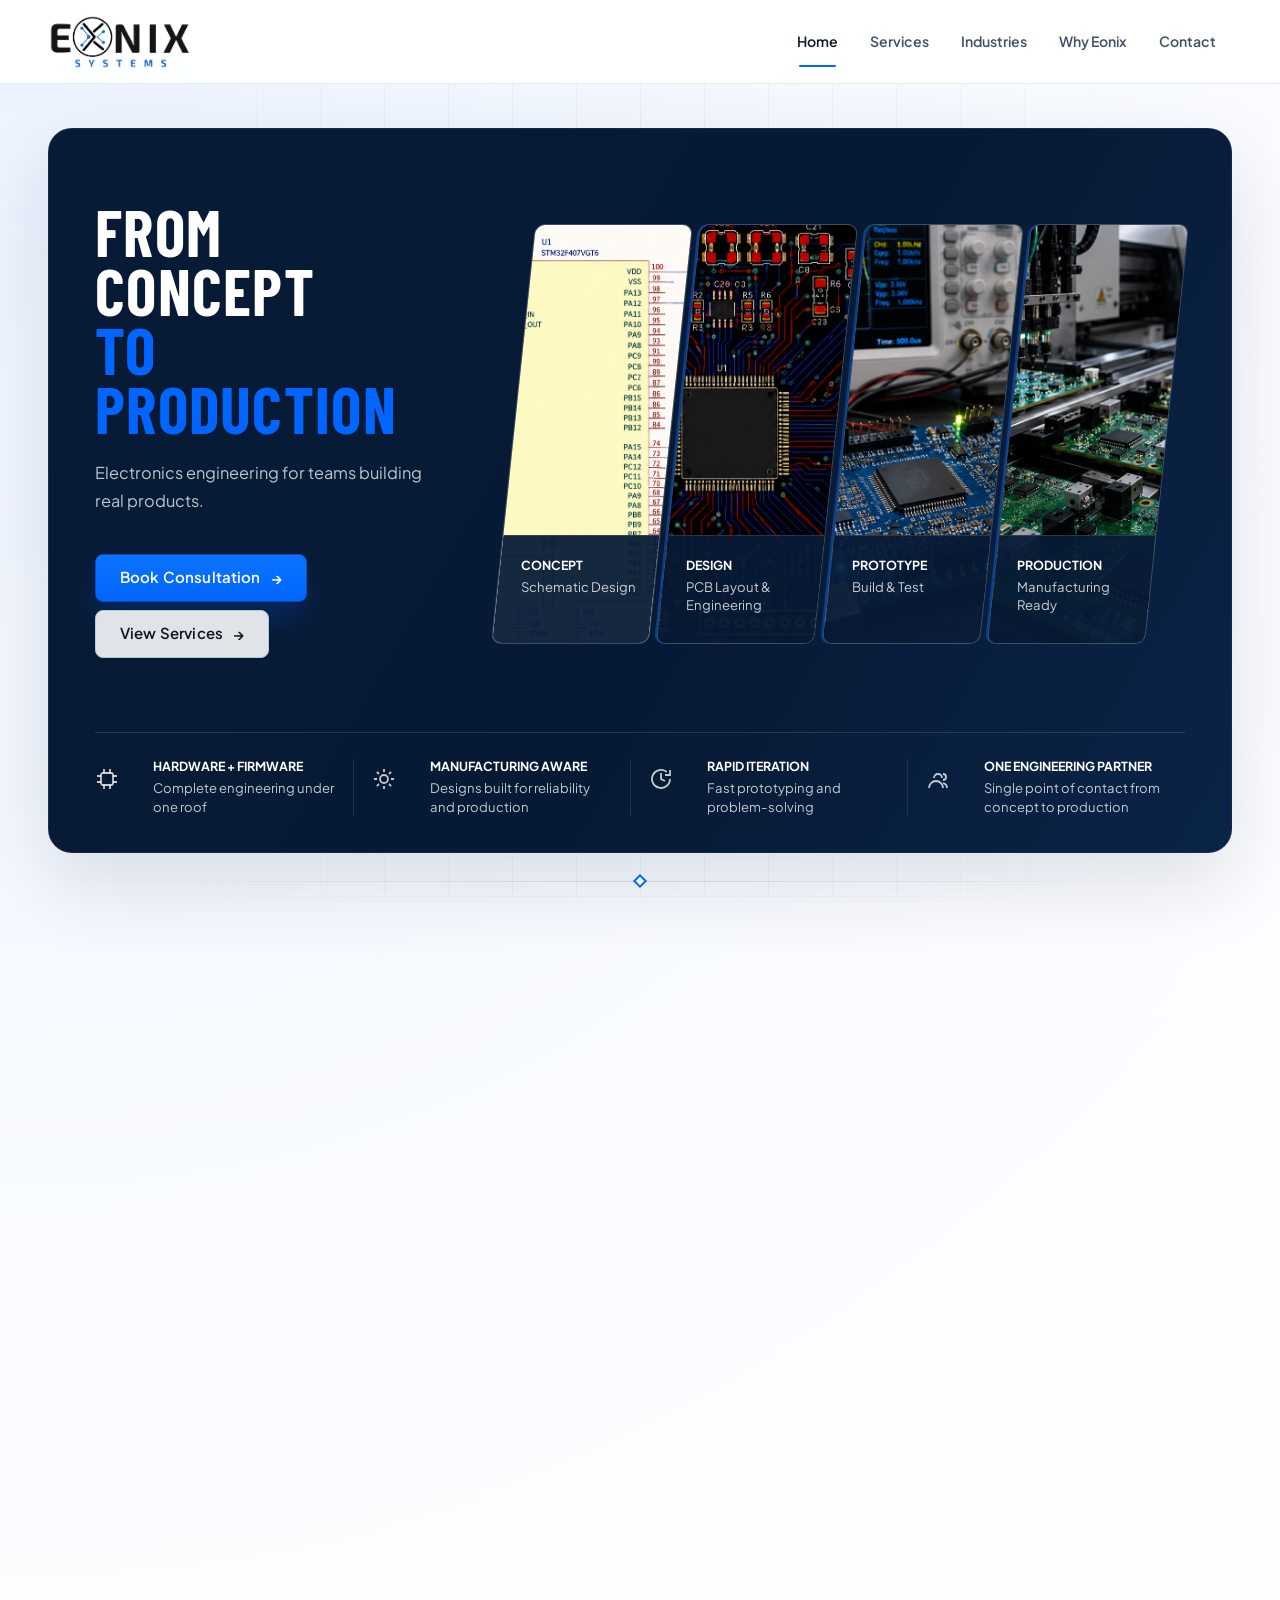
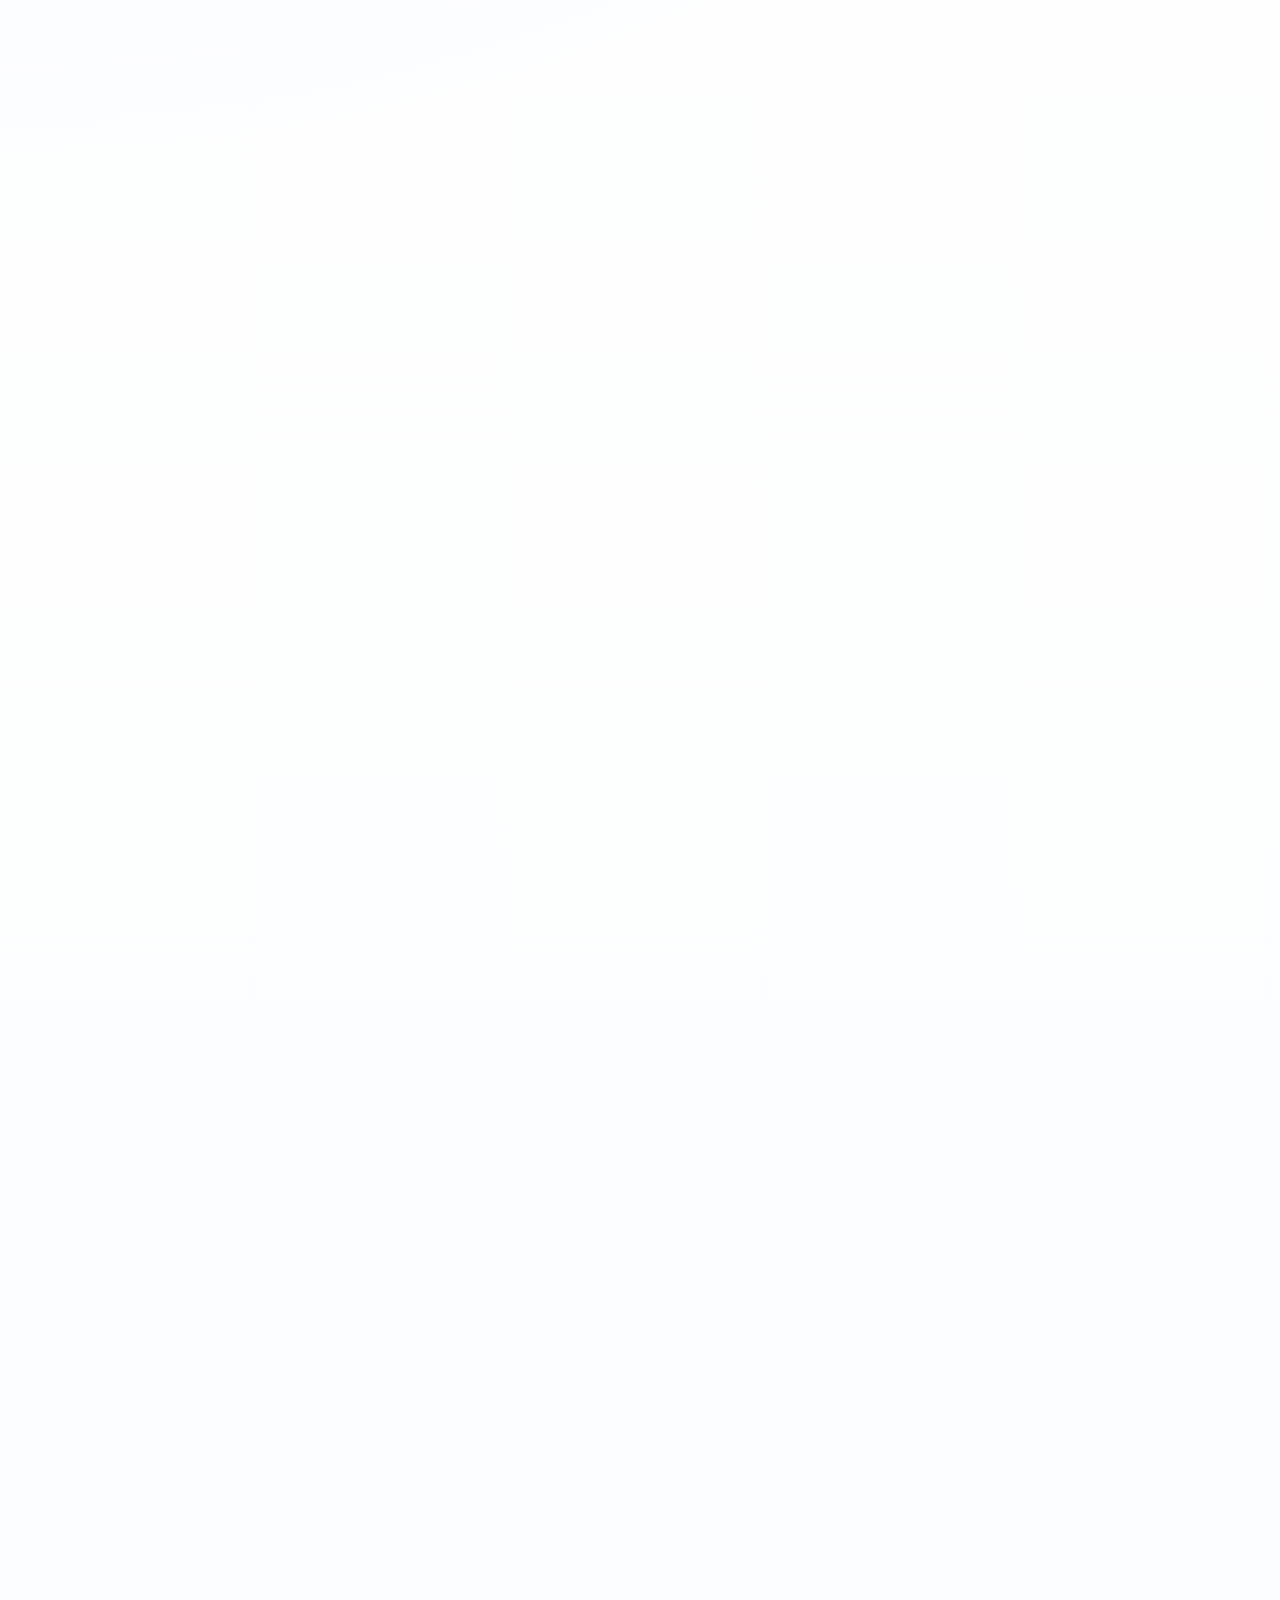
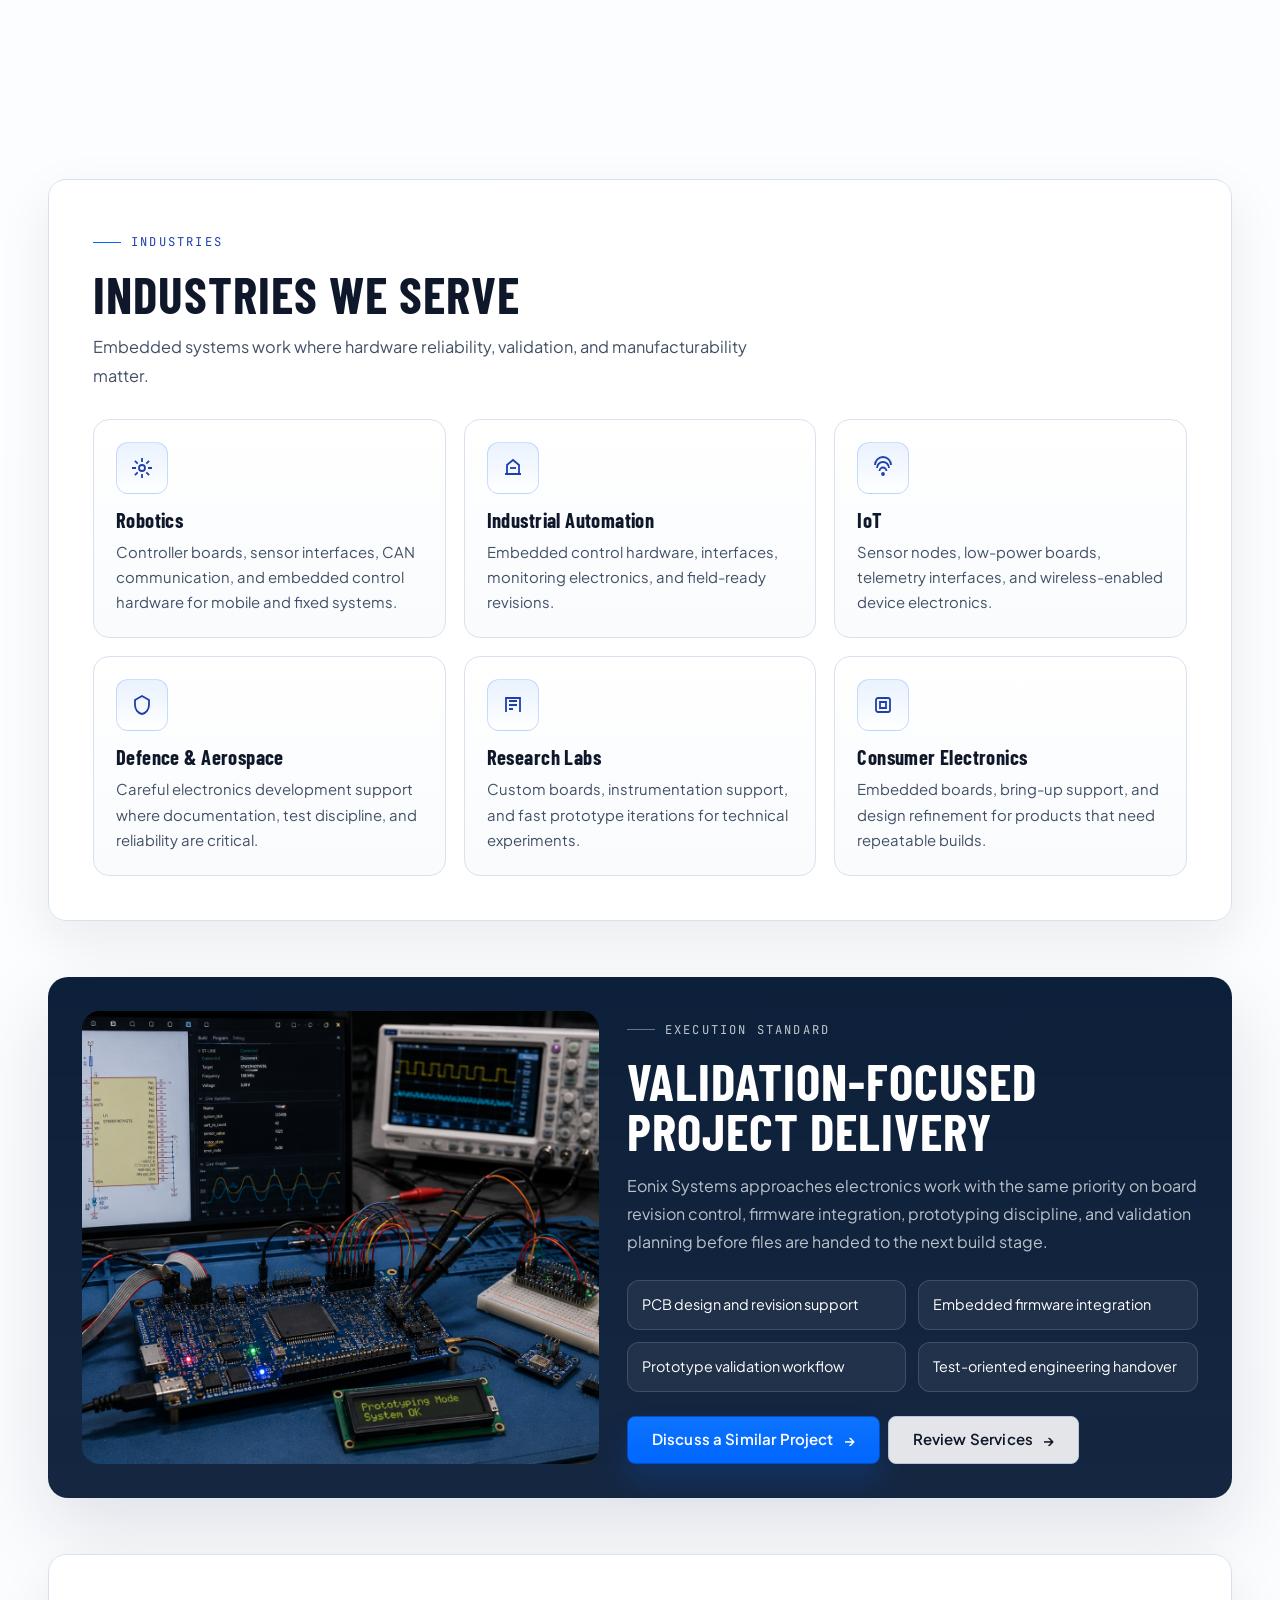
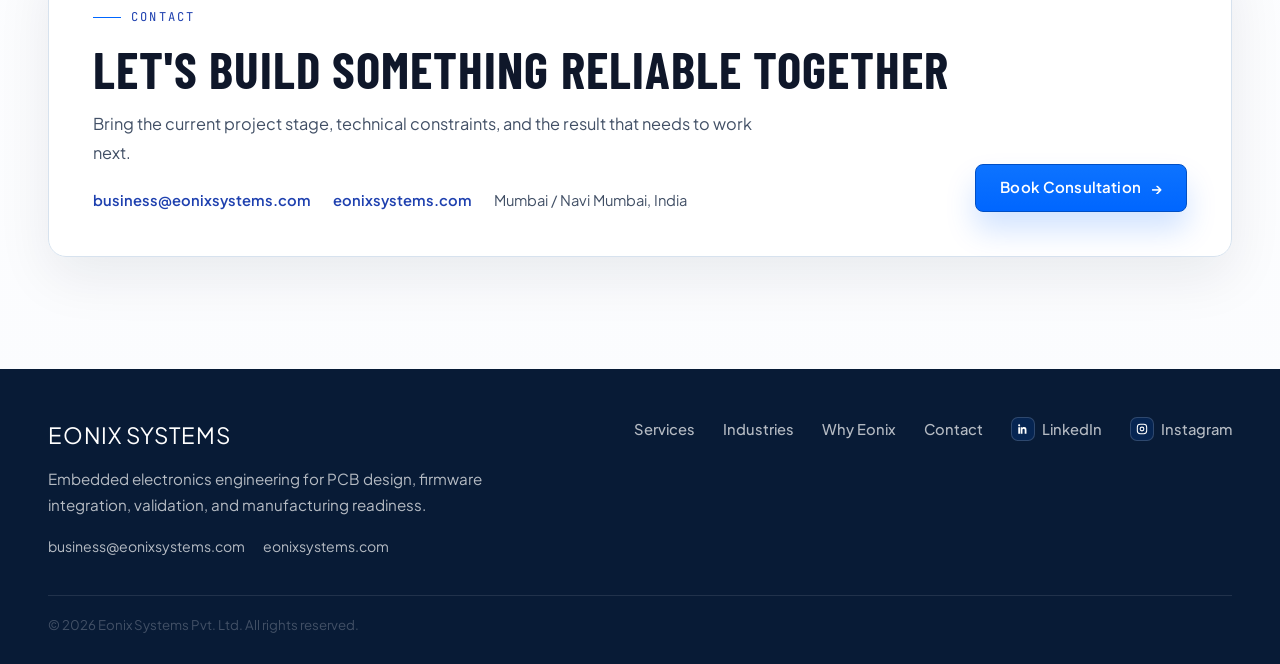
<file: index.html>
﻿<!doctype html>
<html lang="en">

<head>
  <link rel="icon" href="assets/LOGO/Logo Only White.png" type="image/png">
  <meta charset="UTF-8" />
  <meta name="viewport" content="width=device-width, initial-scale=1.0" />
  <meta name="description"
    content="Eonix Systems engineers reliable electronics from concept to production, covering PCB design, embedded firmware, prototyping, validation, and manufacturing support." />
  <meta property="og:title" content="Eonix Systems | From Concept to Production" />
  <meta property="og:description"
    content="Industrial embedded electronics engineering for PCB design, firmware integration, testing, and manufacturing readiness." />
  <title>Eonix Systems | From Concept to Production</title>

  <link rel="preconnect" href="https://fonts.googleapis.com" />
  <link rel="preconnect" href="https://fonts.gstatic.com" crossorigin />
  <link
    href="https://fonts.googleapis.com/css2?family=Barlow+Condensed:wght@600;700;800&family=JetBrains+Mono:wght@500;700&family=Plus+Jakarta+Sans:wght@400;500;600;700&display=swap"
    rel="stylesheet" />

  <link rel="stylesheet" href="css/base.css?v=701" />
  <link rel="stylesheet" href="css/layout.css?v=701" />
  <link rel="stylesheet" href="css/nav.css?v=703" />
  <link rel="stylesheet" href="css/animations.css?v=610" />
  <link rel="stylesheet" href="css/footer.css?v=702" />
  <link rel="stylesheet" href="css/home.css?v=705" />
</head>

<body>
  <div class="super-grid"></div>

  <nav class="nav-root">
    <div class="nav-inner">
      <a class="nav-logo" href="index.html">
        <img src="assets/LOGO/eonix-logo-nav-white.png" alt="Eonix Systems logo" />
      </a>
      <div class="nav-links">
        <a class="nav-link nav-active" href="index.html">Home</a>
        <a class="nav-link" href="services.html">Services</a>
        <a class="nav-link" href="industries.html">Industries</a>
        <a class="nav-link" href="why-eonix.html">Why Eonix</a>
        <a class="nav-link" href="contact.html">Contact</a>
      </div>
      <button class="nav-toggle" aria-label="Toggle navigation">
        <span></span><span></span><span></span>
      </button>
    </div>
  </nav>

  <main class="page-wrapper blueprint-wrapper">
    <section class="page-hero home-hero page-section">
      <div class="home-hero-shell page-shell">
        <div class="home-hero-layout">
          <div class="home-hero-main">
            <div class="home-hero-copy reveal reveal-left">
              <h1 class="home-title"><span class="title-line">From Concept</span><span class="title-accent">To Production</span></h1>
              <p class="home-subtitle subtitle-animate">
                Electronics engineering for teams building real products.
              </p>
              <div class="hero-actions hero-actions-animate">
                <a class="btn-primary" href="contact.html">Book Consultation <span class="btn-arrow"
                    aria-hidden="true">&rarr;</span></a>
                <a class="btn-secondary" href="services.html">View Services <span class="btn-arrow"
                    aria-hidden="true">&rarr;</span></a>
              </div>
            </div>

            <div class="home-hero-media reveal reveal-right">
              <div class="hero-stage-visual">
                <article class="hero-stage-panel">
                  <img src="assets/Home Page/Schematic.png" alt="Schematic design workspace" />
                  <div class="hero-stage-label">
                    <strong>Concept</strong>
                    <span>Schematic Design</span>
                  </div>
                </article>
                <article class="hero-stage-panel">
                  <img src="assets/Home Page/PCB.png" alt="PCB layout and engineering design" />
                  <div class="hero-stage-label">
                    <strong>Design</strong>
                    <span>PCB Layout &amp; Engineering</span>
                  </div>
                </article>
                <article class="hero-stage-panel">
                  <img src="assets/Home Page/Test Bring Up.png" alt="Prototype build and test bench" />
                  <div class="hero-stage-label">
                    <strong>Prototype</strong>
                    <span>Build &amp; Test</span>
                  </div>
                </article>
                <article class="hero-stage-panel">
                  <img src="assets/Home Page/Mass manufacturing.png" alt="Production manufacturing stage" />
                  <div class="hero-stage-label">
                    <strong>Production</strong>
                    <span>Manufacturing Ready</span>
                  </div>
                </article>
              </div>
            </div>
          </div>

          <div class="hero-proof-strip">
            <article class="hero-proof-item">
              <span class="hero-proof-icon" aria-hidden="true">
                <svg viewBox="0 0 24 24" fill="none" stroke-width="1.8">
                  <rect x="6" y="6" width="12" height="12" rx="2" />
                  <path d="M9 2v4M15 2v4M9 18v4M15 18v4M2 9h4M2 15h4M18 9h4M18 15h4" />
                </svg>
              </span>
              <div>
                <strong>Hardware + Firmware</strong>
                <span>Complete engineering under one roof</span>
              </div>
            </article>
            <article class="hero-proof-item">
              <span class="hero-proof-icon" aria-hidden="true">
                <svg viewBox="0 0 24 24" fill="none" stroke-width="1.8">
                  <circle cx="12" cy="12" r="4" />
                  <path d="M12 2v3M12 19v3M4.9 4.9 7 7M17 17l2.1 2.1M2 12h3M19 12h3M4.9 19.1 7 17M17 7l2.1-2.1" />
                </svg>
              </span>
              <div>
                <strong>Manufacturing Aware</strong>
                <span>Designs built for reliability and production</span>
              </div>
            </article>
            <article class="hero-proof-item">
              <span class="hero-proof-icon" aria-hidden="true">
                <svg viewBox="0 0 24 24" fill="none" stroke-width="1.8">
                  <path d="M12 6v6l4 2" />
                  <path d="M21 12a9 9 0 1 1-3.3-7" />
                  <path d="M21 3v5h-5" />
                </svg>
              </span>
              <div>
                <strong>Rapid Iteration</strong>
                <span>Fast prototyping and problem-solving</span>
              </div>
            </article>
            <article class="hero-proof-item">
              <span class="hero-proof-icon" aria-hidden="true">
                <svg viewBox="0 0 24 24" fill="none" stroke-width="1.8">
                  <path d="M16 11a4 4 0 1 0-8 0" />
                  <path d="M3 21a7 7 0 0 1 14 0M17 7a3 3 0 0 1 0 6M21 21a5 5 0 0 0-4-4.9" />
                </svg>
              </span>
              <div>
                <strong>One Engineering Partner</strong>
                <span>Single point of contact from concept to production</span>
              </div>
            </article>
          </div>
        </div>
      </div>
    </section>

    <div class="home-tech-divider">
      <div class="tech-node"></div>
    </div>

    <section class="page-section">
      <div class="home-section-shell">
        <div class="home-section-header reveal">
          <span class="home-section-label">Services Overview</span>
          <h2 class="home-section-title">Embedded Engineering Capability</h2>
          <p class="home-section-subtitle">
            Structured electronics support across board design, firmware, prototyping, manufacturing, and
            technical review.
          </p>
        </div>
        <div class="service-showcase-grid">
          <article class="service-card reveal">
            <div class="service-card-image">
              <img src="assets/Home Page/PCB Design General.png" alt="PCB design engineering workstation" />
            </div>
            <div class="service-card-body">
              <h3>PCB Design</h3>
              <p>Schematic capture, board layout, component planning, and release files prepared for build.</p>
              <a class="service-card-link" href="services.html#pcb-design">Learn more <span aria-hidden="true">&rarr;</span></a>
            </div>
          </article>
          <article class="service-card reveal">
            <div class="service-card-image">
              <img src="assets/Home Page/Embedded Programming General.png" alt="Embedded programming and firmware development workstation" />
            </div>
            <div class="service-card-body">
              <h3>Embedded Firmware</h3>
              <p>MCU firmware, interface bring-up, sensor integration, and protocol-level debug support.</p>
              <a class="service-card-link" href="services.html#embedded-firmware">Learn more <span
                  aria-hidden="true">&rarr;</span></a>
            </div>
          </article>
          <article class="service-card reveal">
            <div class="service-card-image">
              <img src="assets/Home Page/Prototyping General.png" alt="Prototype validation setup for electronics development" />
            </div>
            <div class="service-card-body">
              <h3>Prototyping</h3>
              <p>Build support, lab validation, bring-up sequencing, and iteration planning for working prototypes.</p>
              <a class="service-card-link" href="services.html#prototyping">Learn more <span
                  aria-hidden="true">&rarr;</span></a>
            </div>
          </article>
          <article class="service-card reveal">
            <div class="service-card-image">
              <img src="assets/Home Page/Manufacturing Support General.png" alt="Manufacturing inspection setup with PCBs and microscope" />
            </div>
            <div class="service-card-body">
              <h3>Manufacturing Support</h3>
              <p>DFM-aware files, assembly-ready outputs, inspection support, and test planning.</p>
              <a class="service-card-link" href="services.html#manufacturing-support">Learn more <span
                  aria-hidden="true">&rarr;</span></a>
            </div>
          </article>
          <article class="service-card reveal">
            <div class="service-card-image">
              <img src="assets/Home Page/Technical Consulting General.png" alt="Engineering review environment with PCB documentation and tooling" />
            </div>
            <div class="service-card-body">
              <h3>Technical Consulting</h3>
              <p>Architecture review, debug strategy, technical decisions, and focused engineering support.</p>
              <a class="service-card-link" href="services.html#technical-consulting">Learn more <span
                  aria-hidden="true">&rarr;</span></a>
            </div>
          </article>
        </div>
      </div>
    </section>

    <section class="page-section">
      <div class="home-section-shell">
        <div class="home-section-header reveal">
          <span class="home-section-label">Why Eonix</span>
          <h2 class="home-section-title">One Engineering Partner Across the Stack</h2>
          <p class="home-section-subtitle">
            The work stays connected from board definition to firmware, validation, and production handover.
          </p>
        </div>
        <div class="why-grid">
          <article class="why-card reveal">
            <span class="icon-frame" aria-hidden="true">
              <svg viewBox="0 0 24 24" fill="none" stroke-width="1.8">
                <rect x="4" y="5" width="7" height="14" rx="1.5" />
                <rect x="13" y="5" width="7" height="14" rx="1.5" />
              </svg>
            </span>
            <h3>Hardware + Firmware</h3>
            <p>Board behavior and device software are treated as one engineering problem instead of separate handoffs.</p>
          </article>
          <article class="why-card reveal">
            <span class="icon-frame" aria-hidden="true">
              <svg viewBox="0 0 24 24" fill="none" stroke-width="1.8">
                <path d="M4 18h16M6 14l3-4 3 2 5-6 1 1" />
              </svg>
            </span>
            <h3>Design for Manufacturing</h3>
            <p>Files, part choices, and layout decisions are made with inspection, assembly, and revision control in mind.</p>
          </article>
          <article class="why-card reveal">
            <span class="icon-frame" aria-hidden="true">
              <svg viewBox="0 0 24 24" fill="none" stroke-width="1.8">
                <path d="M12 4v8l5 3" />
                <circle cx="12" cy="12" r="8" />
              </svg>
            </span>
            <h3>Fast Development</h3>
            <p>Shorter loops between design, bring-up, debugging, and the next usable hardware revision.</p>
          </article>
          <article class="why-card reveal">
            <span class="icon-frame" aria-hidden="true">
              <svg viewBox="0 0 24 24" fill="none" stroke-width="1.8">
                <path d="M4 8h16M8 4v16M16 4v16" />
              </svg>
            </span>
            <h3>One Engineering Partner</h3>
            <p>Scope, outputs, and technical decisions remain aligned instead of being split across disconnected vendors.</p>
          </article>
        </div>
      </div>
    </section>

    <section class="page-section">
      <div class="home-section-shell">
        <div class="home-section-header reveal">
          <span class="home-section-label">Workflow</span>
          <h2 class="home-section-title">Engineering Workflow</h2>
          <p class="home-section-subtitle">
            A practical sequence for taking embedded hardware from requirements to manufacturing-ready output.
          </p>
        </div>
        <div class="workflow-strip">
          <article class="workflow-step reveal">
            <span class="workflow-step-number">01</span>
            <h3>Discover</h3>
            <p>Review the requirement, interfaces, constraints, and current technical state.</p>
          </article>
          <article class="workflow-step reveal">
            <span class="workflow-step-number">02</span>
            <h3>Design</h3>
            <p>Define architecture, circuit approach, layout rules, and firmware structure.</p>
          </article>
          <article class="workflow-step reveal">
            <span class="workflow-step-number">03</span>
            <h3>Develop</h3>
            <p>Build the board files, firmware baseline, and prototype-ready engineering package.</p>
          </article>
          <article class="workflow-step reveal">
            <span class="workflow-step-number">04</span>
            <h3>Validate</h3>
            <p>Run bring-up checks, debug hardware behavior, and refine revision issues.</p>
          </article>
          <article class="workflow-step reveal">
            <span class="workflow-step-number">05</span>
            <h3>Deliver</h3>
            <p>Hand over released outputs, documentation, and next-step recommendations.</p>
          </article>
        </div>
      </div>
    </section>

    <section class="page-section">
      <div class="home-section-shell">
        <div class="home-section-header reveal">
          <span class="home-section-label">Industries</span>
          <h2 class="home-section-title">Industries We Serve</h2>
          <p class="home-section-subtitle">
            Embedded systems work where hardware reliability, validation, and manufacturability matter.
          </p>
        </div>
        <div class="industry-grid-home">
          <article class="industry-tile reveal">
            <span class="icon-frame" aria-hidden="true">
              <svg viewBox="0 0 24 24" fill="none" stroke-width="1.8">
                <circle cx="12" cy="12" r="3" />
                <path d="M12 2v4M12 18v4M2 12h4M18 12h4M4.9 4.9l2.8 2.8M16.3 16.3l2.8 2.8M19.1 4.9l-2.8 2.8M7.7 16.3l-2.8 2.8" />
              </svg>
            </span>
            <h3>Robotics</h3>
            <p>Controller boards, sensor interfaces, CAN communication, and embedded control hardware for mobile and fixed systems.</p>
          </article>
          <article class="industry-tile reveal">
            <span class="icon-frame" aria-hidden="true">
              <svg viewBox="0 0 24 24" fill="none" stroke-width="1.8">
                <path d="M4 18h16M6 18V9l6-5 6 5v9" />
                <path d="M9 12h6" />
              </svg>
            </span>
            <h3>Industrial Automation</h3>
            <p>Embedded control hardware, interfaces, monitoring electronics, and field-ready revisions.</p>
          </article>
          <article class="industry-tile reveal">
            <span class="icon-frame" aria-hidden="true">
              <svg viewBox="0 0 24 24" fill="none" stroke-width="1.8">
                <path d="M4 9a8 8 0 0 1 16 0" />
                <path d="M6 12a6 6 0 0 1 12 0" />
                <path d="M8.5 15a3.5 3.5 0 0 1 7 0" />
                <circle cx="12" cy="18" r="1" />
              </svg>
            </span>
            <h3>IoT</h3>
            <p>Sensor nodes, low-power boards, telemetry interfaces, and wireless-enabled device electronics.</p>
          </article>
          <article class="industry-tile reveal">
            <span class="icon-frame" aria-hidden="true">
              <svg viewBox="0 0 24 24" fill="none" stroke-width="1.8">
                <path d="M12 3l7 4v5c0 4.4-2.9 8.3-7 9-4.1-.7-7-4.6-7-9V7l7-4z" />
              </svg>
            </span>
            <h3>Defence &amp; Aerospace</h3>
            <p>Careful electronics development support where documentation, test discipline, and reliability are critical.</p>
          </article>
          <article class="industry-tile reveal">
            <span class="icon-frame" aria-hidden="true">
              <svg viewBox="0 0 24 24" fill="none" stroke-width="1.8">
                <path d="M5 19V5h14v14" />
                <path d="M8 8h8M8 12h8M8 16h4" />
              </svg>
            </span>
            <h3>Research Labs</h3>
            <p>Custom boards, instrumentation support, and fast prototype iterations for technical experiments.</p>
          </article>
          <article class="industry-tile reveal">
            <span class="icon-frame" aria-hidden="true">
              <svg viewBox="0 0 24 24" fill="none" stroke-width="1.8">
                <rect x="5" y="5" width="14" height="14" rx="2" />
                <path d="M9 9h6v6H9z" />
              </svg>
            </span>
            <h3>Consumer Electronics</h3>
            <p>Embedded boards, bring-up support, and design refinement for products that need repeatable builds.</p>
          </article>
        </div>
      </div>
    </section>

    <section class="page-section">
      <div class="case-study-panel reveal">
        <div class="case-study-media">
          <img src="assets/Home Page/Prototyping General.png" alt="Electronics validation bench with embedded board under test" />
        </div>
        <div class="case-study-copy">
          <span class="hero-sys-label">Execution Standard</span>
          <h2>Validation-Focused Project Delivery</h2>
          <p>
            Eonix Systems approaches electronics work with the same priority on board revision control, firmware
            integration, prototyping discipline, and validation planning before files are handed to the next build stage.
          </p>
          <ul class="case-study-list">
            <li>PCB design and revision support</li>
            <li>Embedded firmware integration</li>
            <li>Prototype validation workflow</li>
            <li>Test-oriented engineering handover</li>
          </ul>
          <div class="hero-actions">
            <a class="btn-primary" href="contact.html">Discuss a Similar Project <span class="btn-arrow"
                aria-hidden="true">&rarr;</span></a>
            <a class="btn-secondary" href="services.html">Review Services <span class="btn-arrow"
                aria-hidden="true">&rarr;</span></a>
          </div>
        </div>
      </div>
    </section>

    <section class="sys-section">
      <div class="sys-container">
        <div class="cta-band reveal">
          <div>
            <span class="sys-eyebrow">Contact</span>
            <h2 class="sys-title">Let's Build Something Reliable Together</h2>
            <p class="home-section-subtitle">
              Bring the current project stage, technical constraints, and the result that needs to work next.
            </p>
            <div class="cta-band-contact" style="margin-top: 20px;">
              <a href="mailto:business@eonixsystems.com">business@eonixsystems.com</a>
              <a href="https://eonixsystems.com" target="_blank" rel="noopener noreferrer">eonixsystems.com</a>
              <span>Mumbai / Navi Mumbai, India</span>
            </div>
          </div>
          <div class="hero-actions">
            <a class="btn-primary" href="contact.html">Book Consultation <span class="btn-arrow"
                aria-hidden="true">&rarr;</span></a>
          </div>
        </div>
      </div>
    </section>
  </main>

  <footer class="footer-root">
    <div class="footer-inner">
      <div class="footer-left">
        <p class="footer-brand">Eonix Systems</p>
        <p class="footer-tagline">Embedded electronics engineering for PCB design, firmware integration, validation,
          and manufacturing readiness.</p>
        <div class="footer-contact">
          <a href="mailto:business@eonixsystems.com">business@eonixsystems.com</a>
          <a href="https://eonixsystems.com" target="_blank" rel="noopener noreferrer">eonixsystems.com</a>
        </div>
      </div>
      <div class="footer-right">
        <div class="footer-links">
          <a class="footer-link" href="services.html">Services</a>
          <a class="footer-link" href="industries.html">Industries</a>
          <a class="footer-link" href="why-eonix.html">Why Eonix</a>
          <a class="footer-link" href="contact.html">Contact</a>
          <a class="footer-link footer-social-link" href="https://www.linkedin.com/company/eonix-systems/?viewAsMember=true" target="_blank"
            rel="noopener noreferrer">
            <span class="social-icon" aria-hidden="true">
              <svg viewBox="0 0 24 24" fill="currentColor">
                <path d="M6.94 8.98H3.88V20h3.06V8.98zM5.41 4a1.78 1.78 0 1 0 0 3.56A1.78 1.78 0 0 0 5.41 4zm8.33 4.73c-1.64 0-2.39.9-2.8 1.53V8.98H8.01V20h3.06v-5.46c0-1.44.27-2.83 2.05-2.83 1.75 0 1.77 1.64 1.77 2.92V20h3.06v-6.05c0-2.97-.64-5.22-4.21-5.22z" />
              </svg>
            </span>
            LinkedIn
          </a>
          <a class="footer-link footer-social-link" href="https://www.instagram.com/eonixsystems/" target="_blank"
            rel="noopener noreferrer">
            <span class="social-icon" aria-hidden="true">
              <svg viewBox="0 0 24 24" fill="none" stroke="currentColor" stroke-width="1.8">
                <rect x="4" y="4" width="16" height="16" rx="5" />
                <circle cx="12" cy="12" r="3.2" />
                <path d="M17.2 6.8h.01" />
              </svg>
            </span>
            Instagram
          </a>
        </div>
      </div>
    </div>
    <div class="footer-bottom">
      <p>&copy; 2026 Eonix Systems Pvt. Ltd. All rights reserved.</p>
    </div>
  </footer>

  <script src="js/scroll-reveal.js?v=611"></script>
  <script src="js/scroll-animations.js?v=604"></script>
  <script src="js/nav.js?v=609"></script>
</body>

</html>
</file>
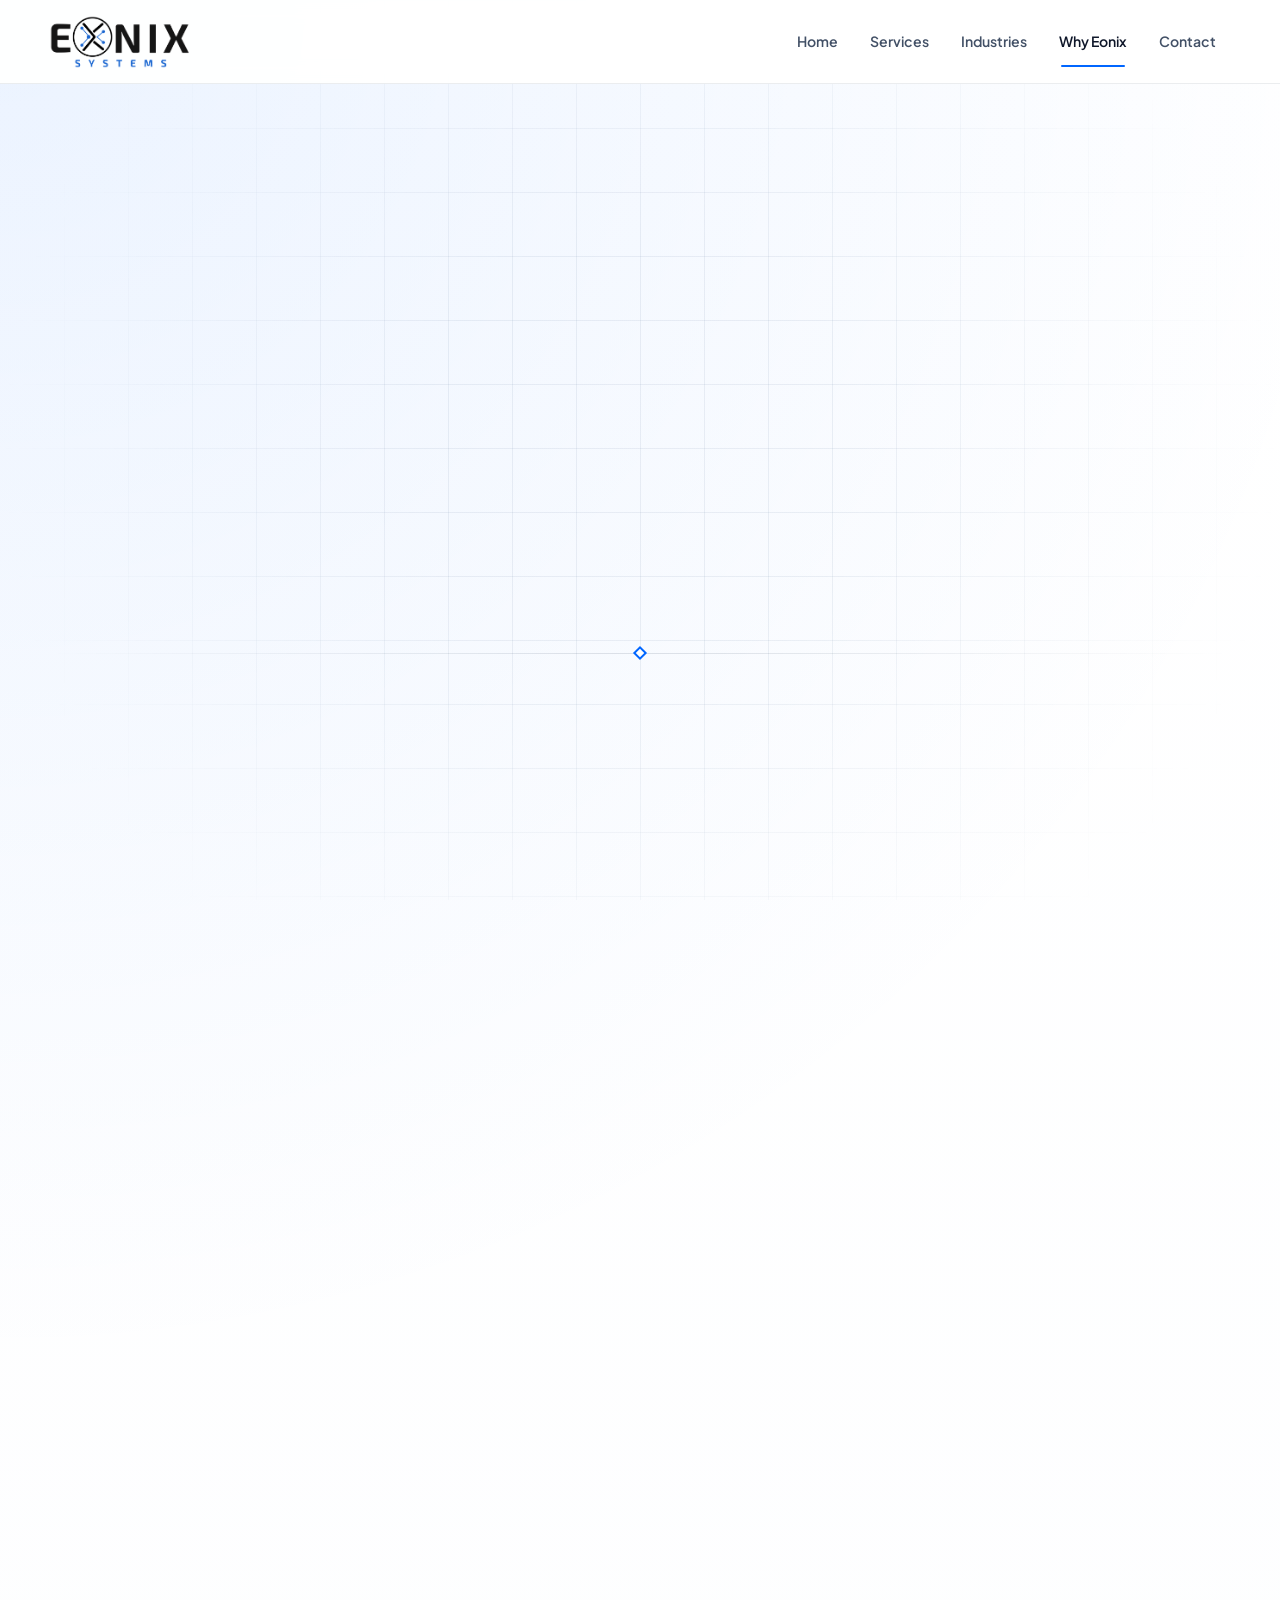
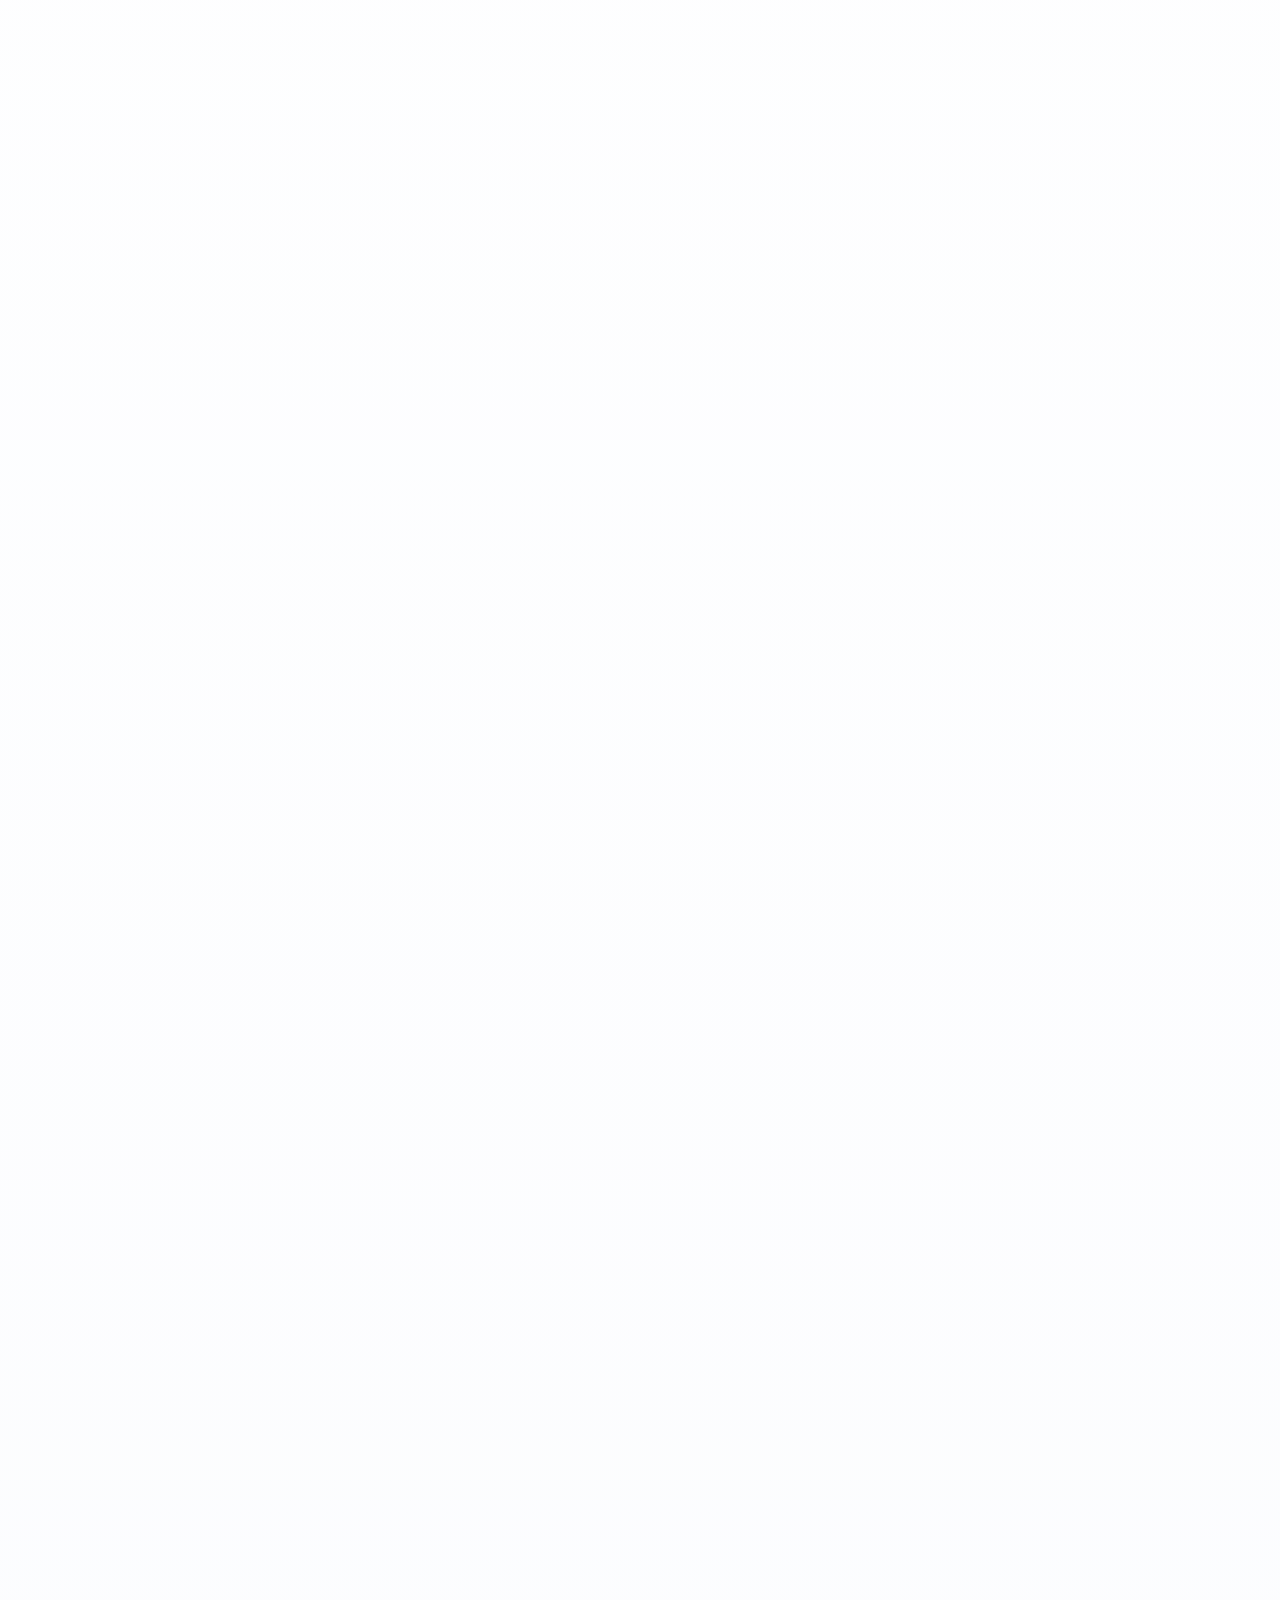
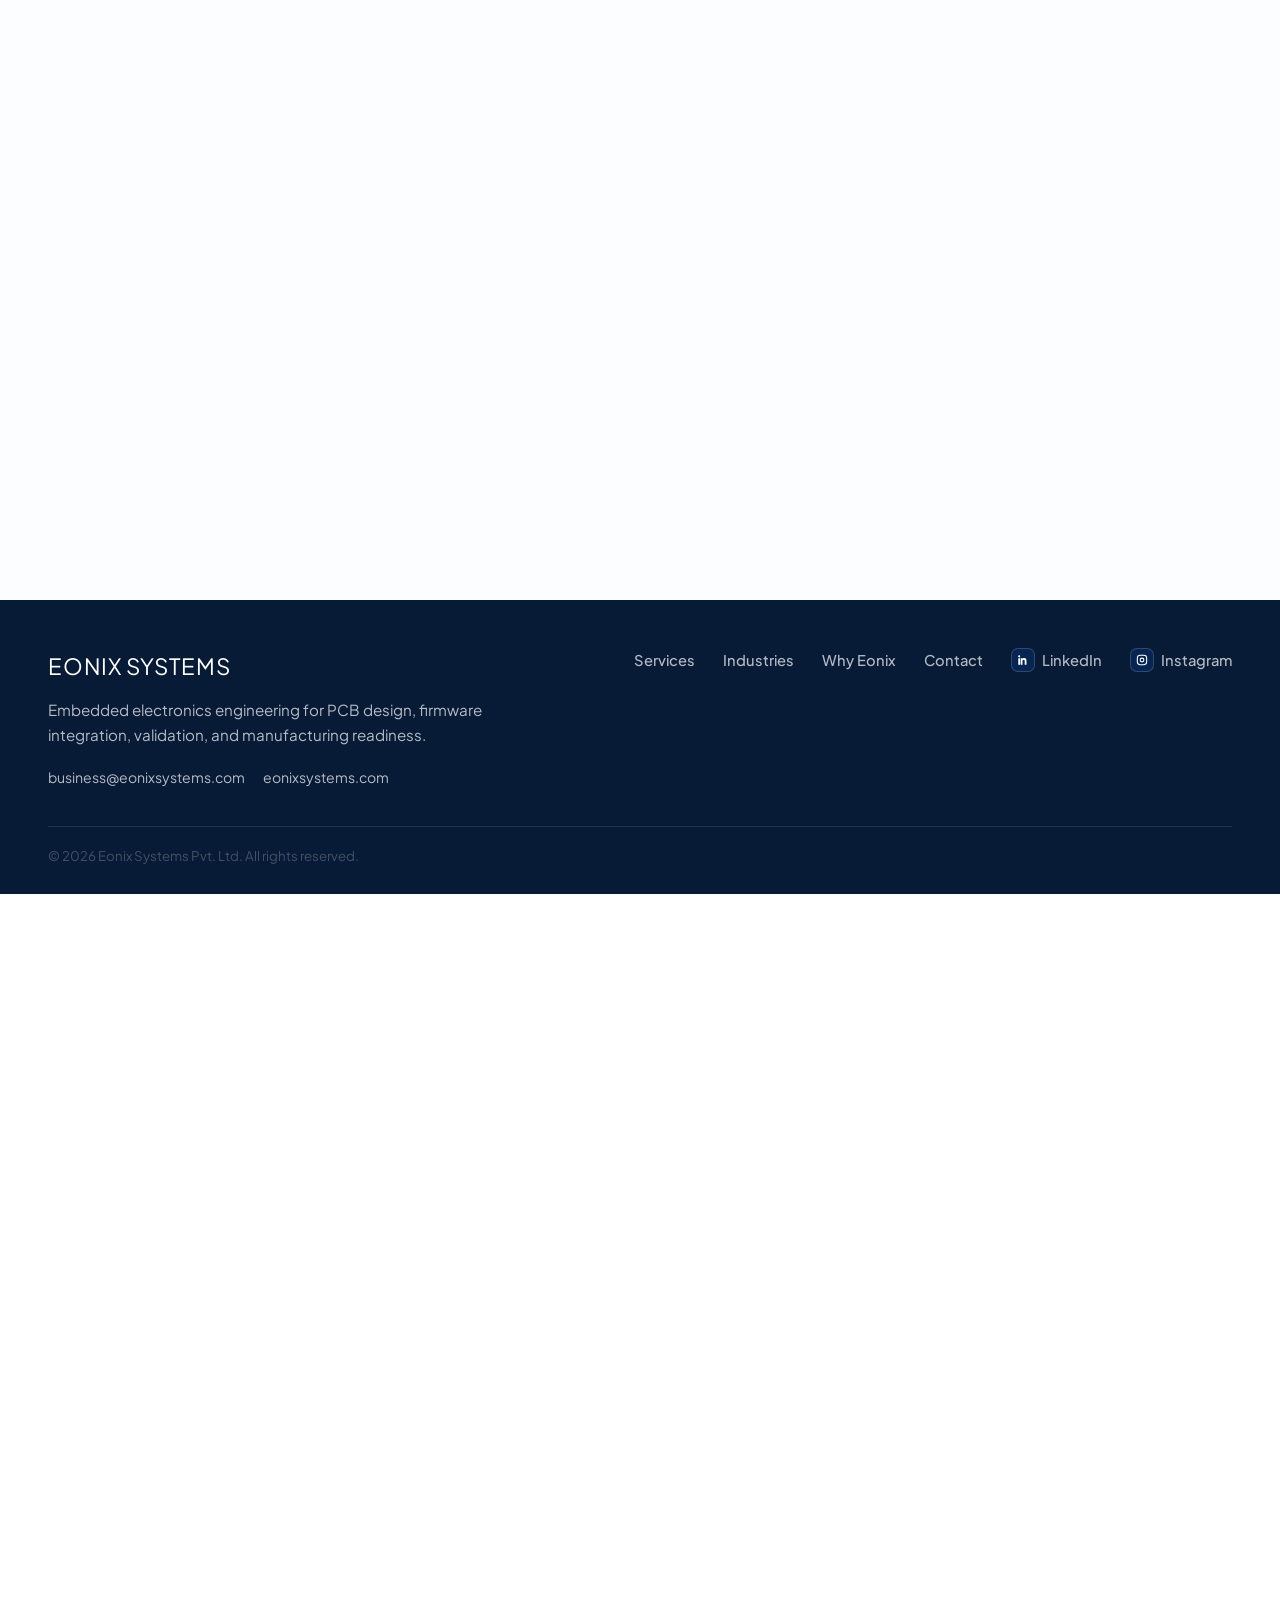
<file: about.html>
<!doctype html>
<html lang="en">

<head>
  <link rel="icon" href="assets/LOGO/Logo Only White.png" type="image/png">
  <meta charset="UTF-8" />
  <meta name="viewport" content="width=device-width, initial-scale=1.0" />
  <meta name="robots" content="noindex, follow" />
  <meta http-equiv="refresh" content="0; url=why-eonix.html" />
  <link rel="canonical" href="why-eonix.html" />
  <title>Why Eonix | Eonix Systems</title>
</head>

<body>
  <p>This page has moved to <a href="why-eonix.html">Why Eonix</a>.</p>
</body>
</html>
</file>
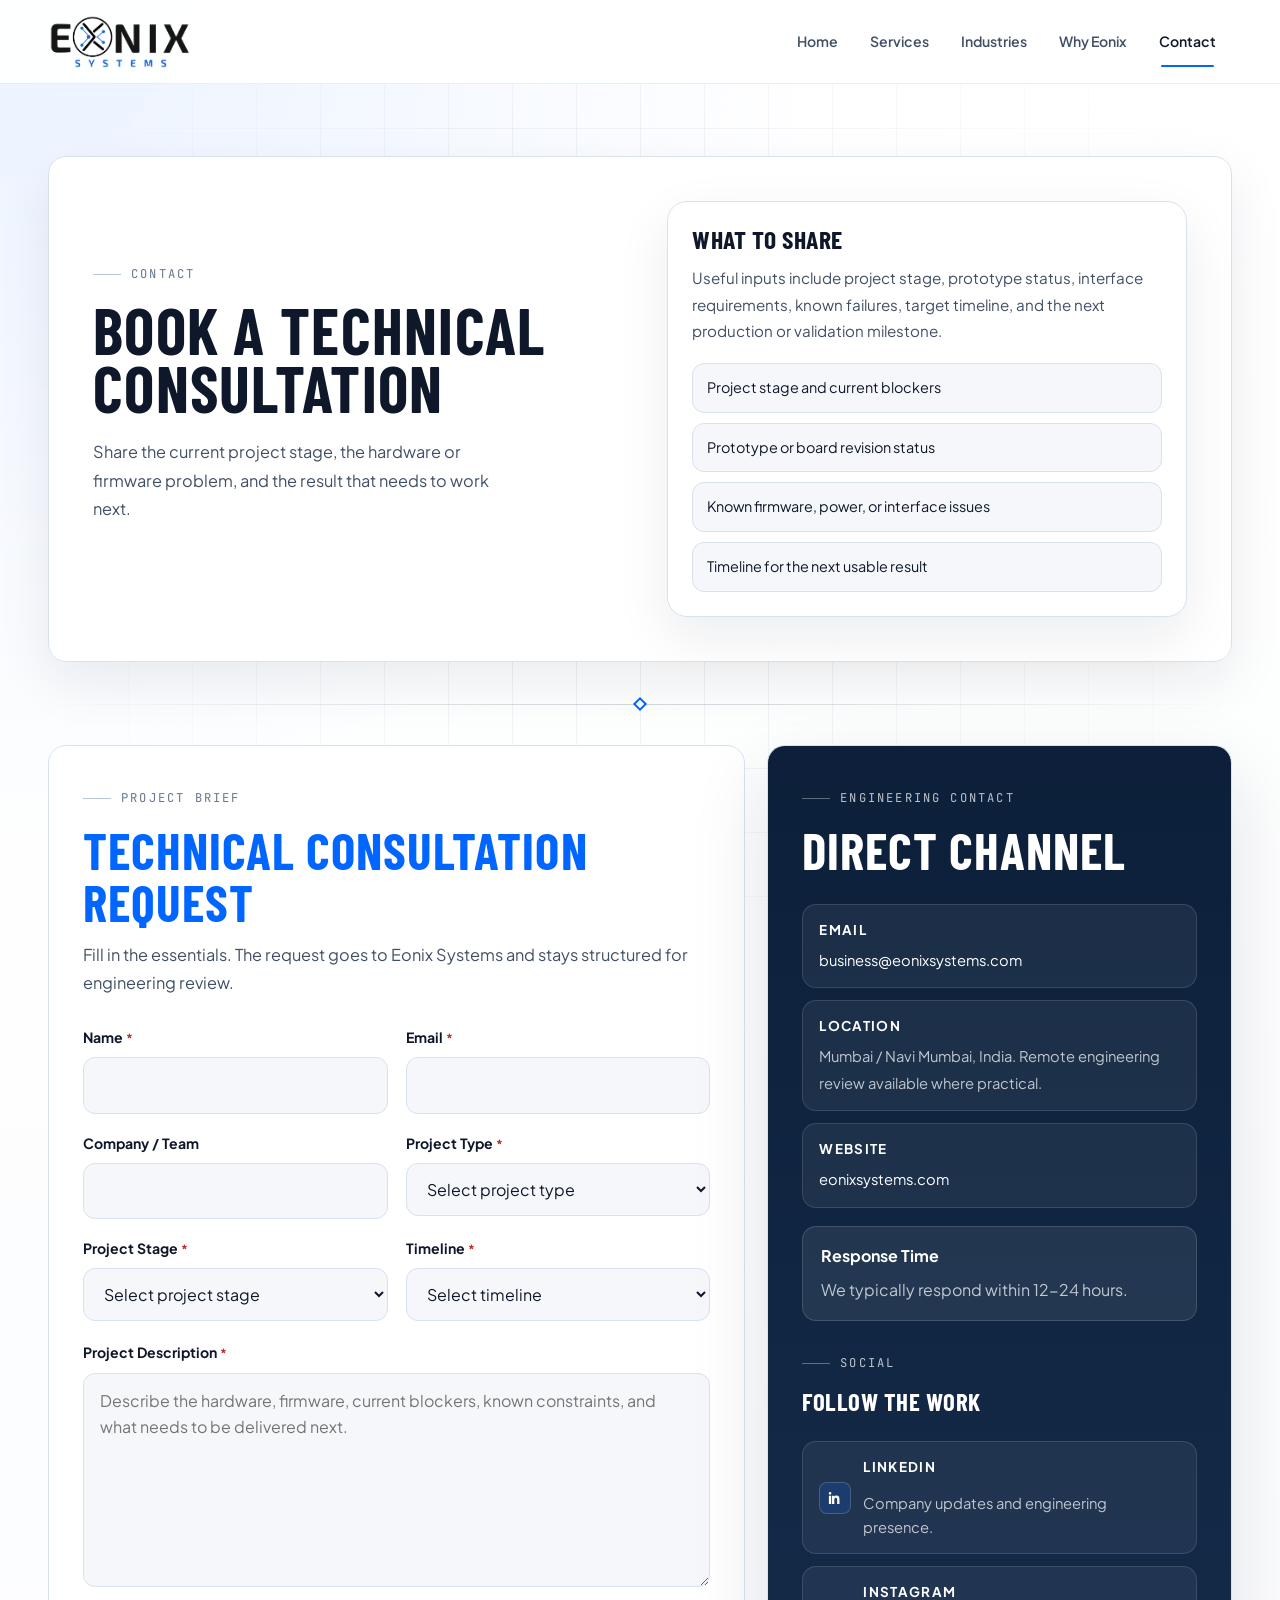
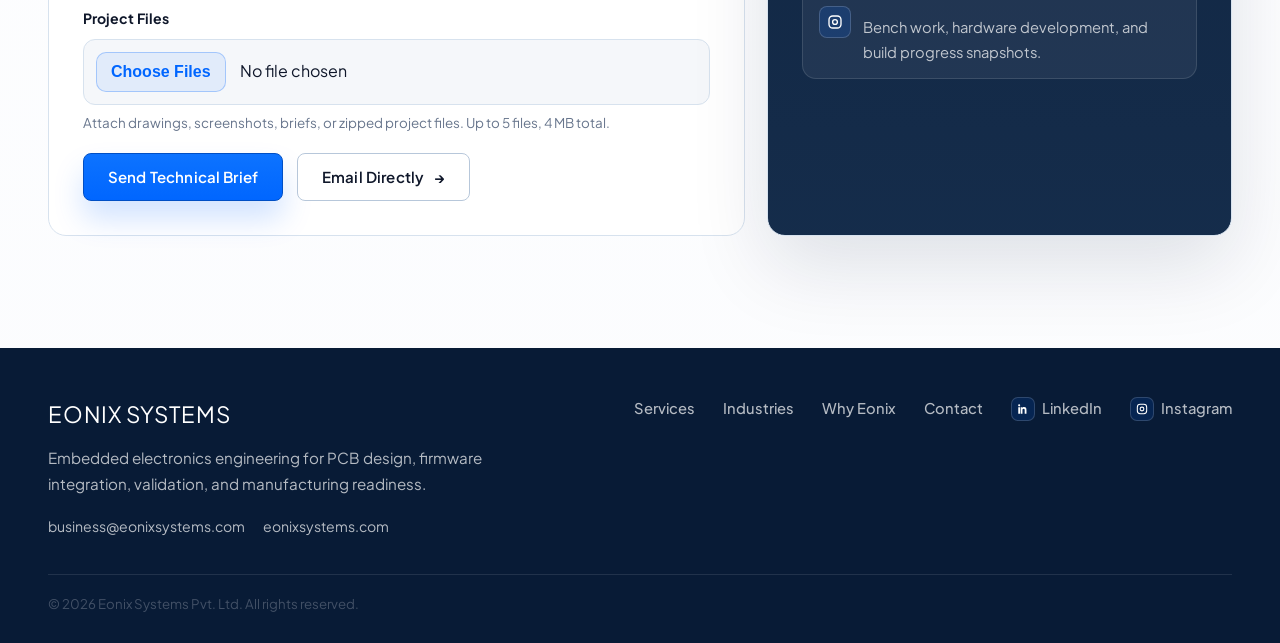
<file: contact.html>
<!doctype html>
<html lang="en">

<head>
  <link rel="icon" href="assets/LOGO/Logo Only White.png" type="image/png">
  <meta charset="UTF-8">
  <meta name="viewport" content="width=device-width, initial-scale=1.0">
  <meta name="description"
    content="Book a technical consultation with Eonix Systems for PCB design, firmware integration, hardware bring-up, and manufacturing support.">
  <meta property="og:title" content="Contact | Eonix Systems">
  <meta property="og:description"
    content="Share the project stage, hardware scope, timeline, and engineering support needed from Eonix Systems.">
  <title>Contact | Eonix Systems</title>

  <link rel="preconnect" href="https://fonts.googleapis.com">
  <link rel="preconnect" href="https://fonts.gstatic.com" crossorigin>
  <link
    href="https://fonts.googleapis.com/css2?family=Barlow+Condensed:wght@600;700;800&family=JetBrains+Mono:wght@500;700&family=Plus+Jakarta+Sans:wght@400;500;600;700&display=swap"
    rel="stylesheet">

  <link rel="stylesheet" href="css/base.css?v=701">
  <link rel="stylesheet" href="css/layout.css?v=701">
  <link rel="stylesheet" href="css/nav.css?v=703">
  <link rel="stylesheet" href="css/animations.css?v=610">
  <link rel="stylesheet" href="css/footer.css?v=702">
  <link rel="stylesheet" href="css/home.css?v=701">
  <link rel="stylesheet" href="css/contact.css?v=703">
</head>

<body>
  <div class="super-grid"></div>

  <nav class="nav-root">
    <div class="nav-inner">
      <a class="nav-logo" href="index.html">
        <img src="assets/LOGO/eonix-logo-nav-white.png" alt="Eonix Systems logo" />
      </a>

      <div class="nav-links">
        <a class="nav-link" href="index.html">Home</a>
        <a class="nav-link" href="services.html">Services</a>
        <a class="nav-link" href="industries.html">Industries</a>
        <a class="nav-link" href="why-eonix.html">Why Eonix</a>
        <a class="nav-link nav-active" href="contact.html">Contact</a>
      </div>

      <button class="nav-toggle" aria-label="Toggle navigation">
        <span></span><span></span><span></span>
      </button>
    </div>
  </nav>

  <main class="page-wrapper blueprint-wrapper">
    <section class="page-hero page-section">
      <div class="home-section-shell reveal">
        <div class="contact-hero-grid">
          <div>
            <span class="hero-sys-label">Contact</span>
            <h1 class="home-title">Book a Technical Consultation</h1>
            <p class="home-subtitle">
              Share the current project stage, the hardware or firmware problem, and the result that needs to work next.
            </p>
          </div>
          <div class="contact-hero-panel">
            <h3>What To Share</h3>
            <p>Useful inputs include project stage, prototype status, interface requirements, known failures, target
              timeline, and the next production or validation milestone.</p>
            <ul>
              <li>Project stage and current blockers</li>
              <li>Prototype or board revision status</li>
              <li>Known firmware, power, or interface issues</li>
              <li>Timeline for the next usable result</li>
            </ul>
          </div>
        </div>
      </div>
    </section>

    <div class="home-tech-divider">
      <div class="tech-node"></div>
    </div>

    <section class="page-section">
      <div class="contact-layout">
        <div class="contact-form-shell reveal">
          <div class="home-section-header">
            <span class="home-section-label">Project Brief</span>
            <h2 class="home-section-title">Technical Consultation Request</h2>
            <p class="home-section-subtitle">
              Fill in the essentials. The request goes to Eonix Systems and stays structured for engineering review.
            </p>
          </div>

          <form class="consultation-form" id="consultationForm" action="https://www.eonixsystems.com/api/contact" method="post"
            enctype="multipart/form-data" autocomplete="off">
            <div class="form-grid">
              <label>
                <span>Name <small aria-hidden="true">*</small></span>
                <input type="text" name="name" autocomplete="name" required>
              </label>
              <label>
                <span>Email <small aria-hidden="true">*</small></span>
                <input type="email" name="email" autocomplete="email" required>
              </label>
              <label>
                <span>Company / Team</span>
                <input type="text" name="team" autocomplete="organization">
              </label>
              <label>
                <span>Project Type <small aria-hidden="true">*</small></span>
                <select name="projectType" required>
                  <option value="">Select project type</option>
                  <option>PCB Design</option>
                  <option>Embedded Firmware</option>
                  <option>Prototyping</option>
                  <option>Manufacturing Support</option>
                  <option>Technical Consulting</option>
                  <option>Other</option>
                </select>
              </label>
              <label>
                <span>Project Stage <small aria-hidden="true">*</small></span>
                <select name="currentStage" required>
                  <option value="">Select project stage</option>
                  <option>Concept / requirements stage</option>
                  <option>Schematic in progress</option>
                  <option>PCB layout in progress</option>
                  <option>Prototype assembled</option>
                  <option>Firmware bring-up in progress</option>
                  <option>Debugging issue</option>
                  <option>Preparing for manufacturing</option>
                </select>
              </label>
              <label>
                <span>Timeline <small aria-hidden="true">*</small></span>
                <select name="timeline" required>
                  <option value="">Select timeline</option>
                  <option>Urgent</option>
                  <option>1-2 weeks</option>
                  <option>2-4 weeks</option>
                  <option>1-2 months</option>
                  <option>Flexible</option>
                </select>
              </label>
            </div>

            <label class="form-honeypot" aria-hidden="true" tabindex="-1">
              <span>Website</span>
              <input type="text" name="website" autocomplete="off" tabindex="-1">
            </label>

            <label class="form-wide">
              <span>Project Description <small aria-hidden="true">*</small></span>
              <textarea name="projectDescription" rows="7"
                placeholder="Describe the hardware, firmware, current blockers, known constraints, and what needs to be delivered next."
                required></textarea>
            </label>

            <label class="form-wide file-upload-field">
              <span>Project Files</span>
              <input type="file" name="projectFiles" multiple
                accept=".pdf,.png,.jpg,.jpeg,.webp,.zip,.txt,.doc,.docx,.xls,.xlsx,.csv,.sch,.brd,.kicad_sch,.kicad_pcb">
              <em>Attach drawings, screenshots, briefs, or zipped project files. Up to 5 files, 4 MB total.</em>
            </label>

            <div class="form-actions">
              <button class="btn-primary" type="submit" id="submitProjectBrief">Send Technical Brief</button>
              <a class="btn-secondary" href="mailto:business@eonixsystems.com">Email Directly <span class="btn-arrow"
                  aria-hidden="true">&rarr;</span></a>
            </div>

            <p class="form-success" id="formSuccess" role="status" aria-live="polite">
              Submitted. Thank you for contacting Eonix Systems.
            </p>
          </form>
        </div>

        <aside class="contact-aside reveal">
          <div class="home-section-header">
            <span class="home-section-label">Engineering Contact</span>
            <h2 class="home-section-title">Direct Channel</h2>
          </div>

          <div class="contact-meta-list">
            <div class="contact-meta-item">
              <strong>Email</strong>
              <span><a href="mailto:business@eonixsystems.com">business@eonixsystems.com</a></span>
            </div>
            <div class="contact-meta-item">
              <strong>Location</strong>
              <span>Mumbai / Navi Mumbai, India. Remote engineering review available where practical.</span>
            </div>
            <div class="contact-meta-item">
              <strong>Website</strong>
              <span><a href="https://eonixsystems.com" target="_blank" rel="noopener noreferrer">eonixsystems.com</a></span>
            </div>
          </div>

          <div class="contact-response-box">
            <strong>Response Time</strong>
            <p style="margin-top: 8px; color: rgba(255, 255, 255, 0.72);">We typically respond within 12-24 hours.</p>
          </div>

          <div class="home-section-header" style="margin-top: 24px;">
            <span class="home-section-label">Social</span>
            <h3 style="font-size: 1.55rem; text-transform: uppercase;">Follow The Work</h3>
          </div>

          <div class="contact-social-links">
            <a href="https://www.linkedin.com/company/eonix-systems/?viewAsMember=true" class="contact-social-btn" target="_blank" rel="noopener noreferrer">
              <span class="social-icon" aria-hidden="true">
                <svg viewBox="0 0 24 24" fill="currentColor">
                  <path d="M6.94 8.98H3.88V20h3.06V8.98zM5.41 4a1.78 1.78 0 1 0 0 3.56A1.78 1.78 0 0 0 5.41 4zm8.33 4.73c-1.64 0-2.39.9-2.8 1.53V8.98H8.01V20h3.06v-5.46c0-1.44.27-2.83 2.05-2.83 1.75 0 1.77 1.64 1.77 2.92V20h3.06v-6.05c0-2.97-.64-5.22-4.21-5.22z" />
                </svg>
              </span>
              <strong>LinkedIn</strong>
              <span>Company updates and engineering presence.</span>
            </a>
            <a href="https://www.instagram.com/eonixsystems/" class="contact-social-btn" target="_blank" rel="noopener noreferrer">
              <span class="social-icon" aria-hidden="true">
                <svg viewBox="0 0 24 24" fill="none" stroke="currentColor" stroke-width="1.8">
                  <rect x="4" y="4" width="16" height="16" rx="5" />
                  <circle cx="12" cy="12" r="3.2" />
                  <path d="M17.2 6.8h.01" />
                </svg>
              </span>
              <strong>Instagram</strong>
              <span>Bench work, hardware development, and build progress snapshots.</span>
            </a>
          </div>
        </aside>
      </div>
    </section>
  </main>

  <footer class="footer-root">
    <div class="footer-inner">
      <div class="footer-left">
        <p class="footer-brand">Eonix Systems</p>
        <p class="footer-tagline">Embedded electronics engineering for PCB design, firmware integration, validation,
          and manufacturing readiness.</p>
        <div class="footer-contact">
          <a href="mailto:business@eonixsystems.com">business@eonixsystems.com</a>
          <a href="https://eonixsystems.com" target="_blank" rel="noopener noreferrer">eonixsystems.com</a>
        </div>
      </div>
      <div class="footer-right">
        <div class="footer-links">
          <a class="footer-link" href="services.html">Services</a>
          <a class="footer-link" href="industries.html">Industries</a>
          <a class="footer-link" href="why-eonix.html">Why Eonix</a>
          <a class="footer-link" href="contact.html">Contact</a>
          <a class="footer-link footer-social-link" href="https://www.linkedin.com/company/eonix-systems/?viewAsMember=true" target="_blank"
            rel="noopener noreferrer">
            <span class="social-icon" aria-hidden="true">
              <svg viewBox="0 0 24 24" fill="currentColor">
                <path d="M6.94 8.98H3.88V20h3.06V8.98zM5.41 4a1.78 1.78 0 1 0 0 3.56A1.78 1.78 0 0 0 5.41 4zm8.33 4.73c-1.64 0-2.39.9-2.8 1.53V8.98H8.01V20h3.06v-5.46c0-1.44.27-2.83 2.05-2.83 1.75 0 1.77 1.64 1.77 2.92V20h3.06v-6.05c0-2.97-.64-5.22-4.21-5.22z" />
              </svg>
            </span>
            LinkedIn
          </a>
          <a class="footer-link footer-social-link" href="https://www.instagram.com/eonixsystems/" target="_blank"
            rel="noopener noreferrer">
            <span class="social-icon" aria-hidden="true">
              <svg viewBox="0 0 24 24" fill="none" stroke="currentColor" stroke-width="1.8">
                <rect x="4" y="4" width="16" height="16" rx="5" />
                <circle cx="12" cy="12" r="3.2" />
                <path d="M17.2 6.8h.01" />
              </svg>
            </span>
            Instagram
          </a>
        </div>
      </div>
    </div>

    <div class="footer-bottom">
      <p>&copy; 2026 Eonix Systems Pvt. Ltd. All rights reserved.</p>
    </div>
  </footer>

  <script src="js/scroll-reveal.js?v=611"></script>
  <script src="js/scroll-animations.js?v=604"></script>
  <script src="js/nav.js?v=609"></script>
  <script>
    document.addEventListener("DOMContentLoaded", () => {
      const form = document.getElementById("consultationForm");
      const success = document.getElementById("formSuccess");
      const submitButton = document.getElementById("submitProjectBrief");
      const storageKey = "eonixConsultationDraft";
      const maxUploadBytes = 4 * 1024 * 1024;
      const maxFileCount = 5;

      if (!form || !success || !submitButton) return;
      form.reset();
      try {
        localStorage.removeItem(storageKey);
      } catch (error) {
        // Storage can be blocked in some privacy modes; the form should still work.
      }

      function setStatus(message, type) {
        success.textContent = message;
        success.classList.toggle("is-error", type === "error");
        success.classList.add("is-visible");
      }

      form.addEventListener("submit", async (event) => {
        event.preventDefault();
        if (!form.checkValidity()) {
          form.reportValidity();
          return;
        }

        const formData = new FormData(form);
        const selectedFiles = Array.from(form.elements.projectFiles?.files || []);
        const uploadBytes = selectedFiles.reduce((total, file) => total + file.size, 0);

        if (selectedFiles.length > maxFileCount || uploadBytes > maxUploadBytes) {
          setStatus("Please attach no more than 5 files and keep the total upload under 4 MB.", "error");
          return;
        }

        submitButton.disabled = true;
        submitButton.textContent = "Sending Brief...";
        success.classList.remove("is-visible", "is-error");

        try {
          const response = await fetch(form.action, {
            method: "POST",
            body: formData
          });

          if (!response.ok) {
            let message = "We could not submit the form right now. Please email business@eonixsystems.com directly with your project details.";
            try {
              const result = await response.json();
              if (result?.error) message = result.error;
            } catch (error) {
              if (response.status === 413) {
                message = "Please attach no more than 5 files and keep the total upload under 4 MB.";
              }
            }
            throw new Error(message);
          }

          form.reset();
          setStatus("Submitted. Thank you for contacting Eonix Systems. The engineering brief has been received.", "success");
        } catch (error) {
          setStatus(error.message || "We could not submit the form right now. Please email business@eonixsystems.com directly with your project details.", "error");
        } finally {
          submitButton.disabled = false;
          submitButton.textContent = "Send Technical Brief";
        }
      });
    });
  </script>
</body>

</html>
</file>
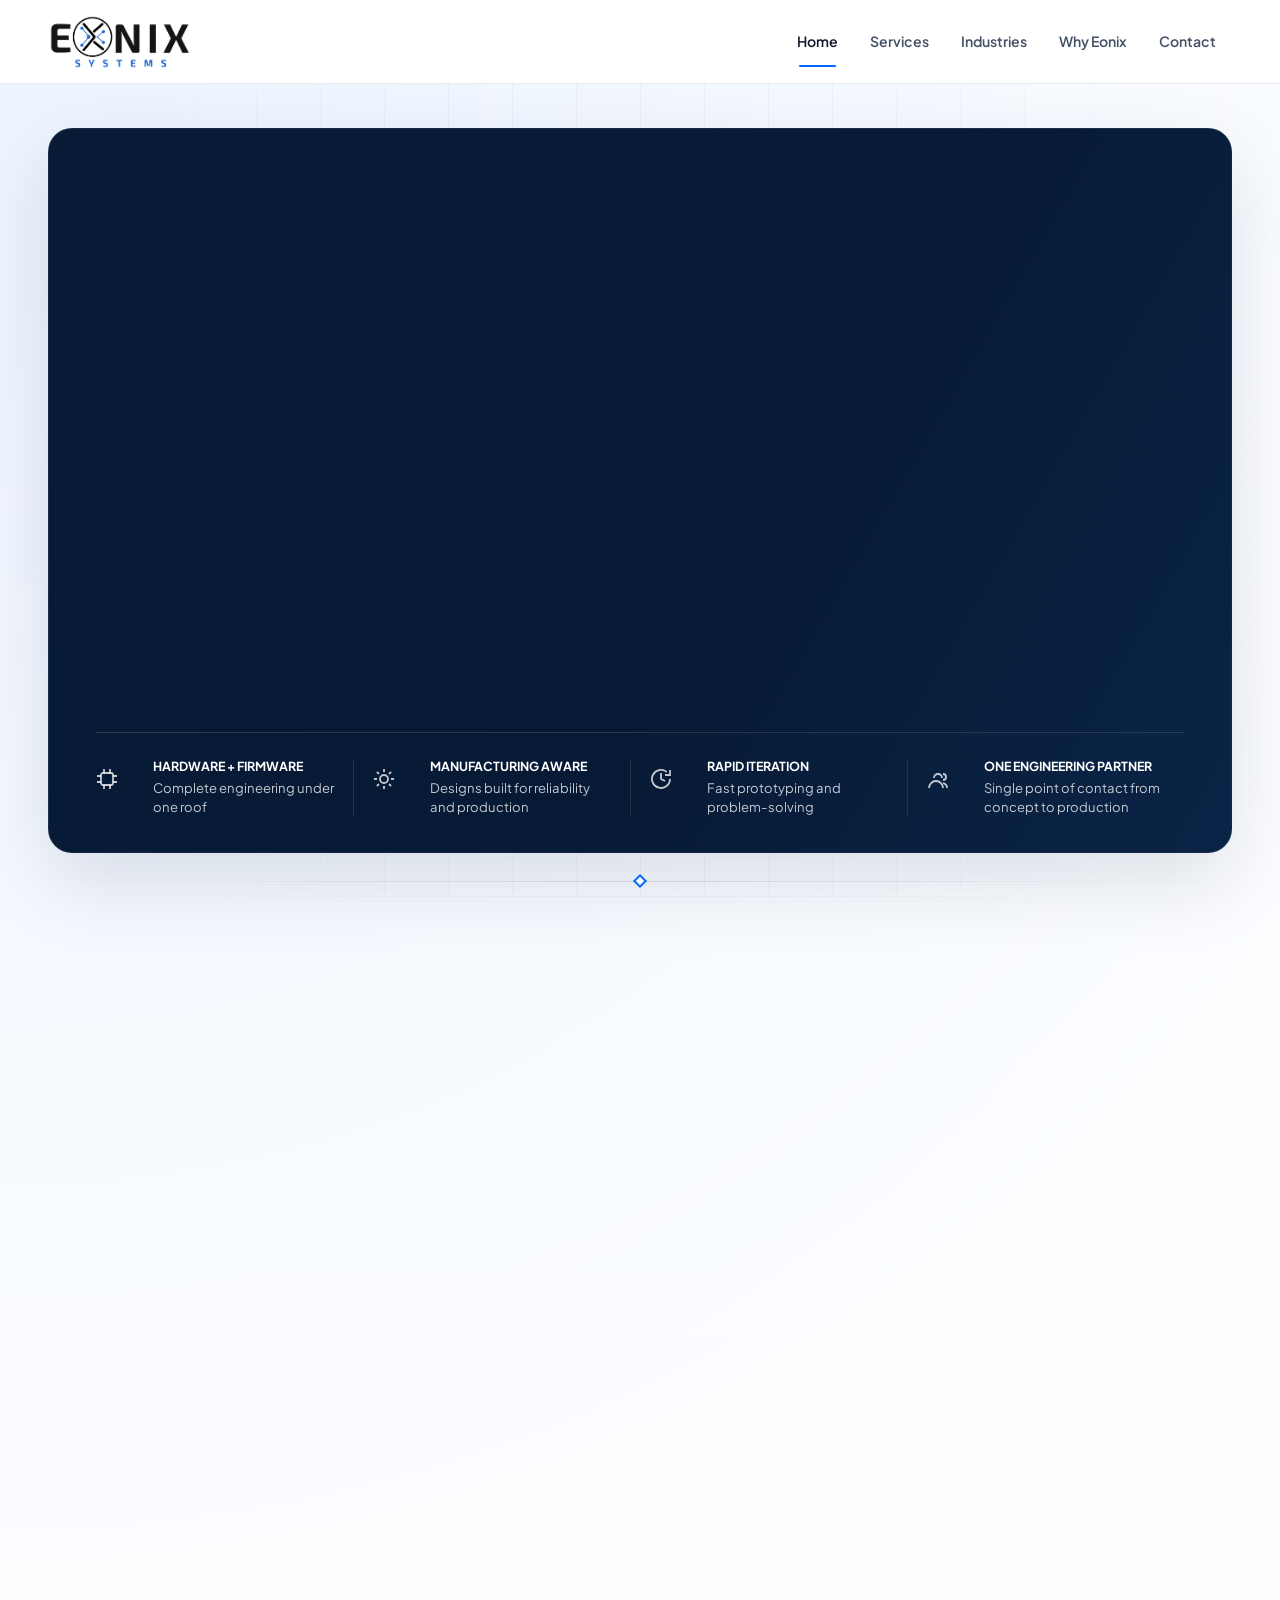
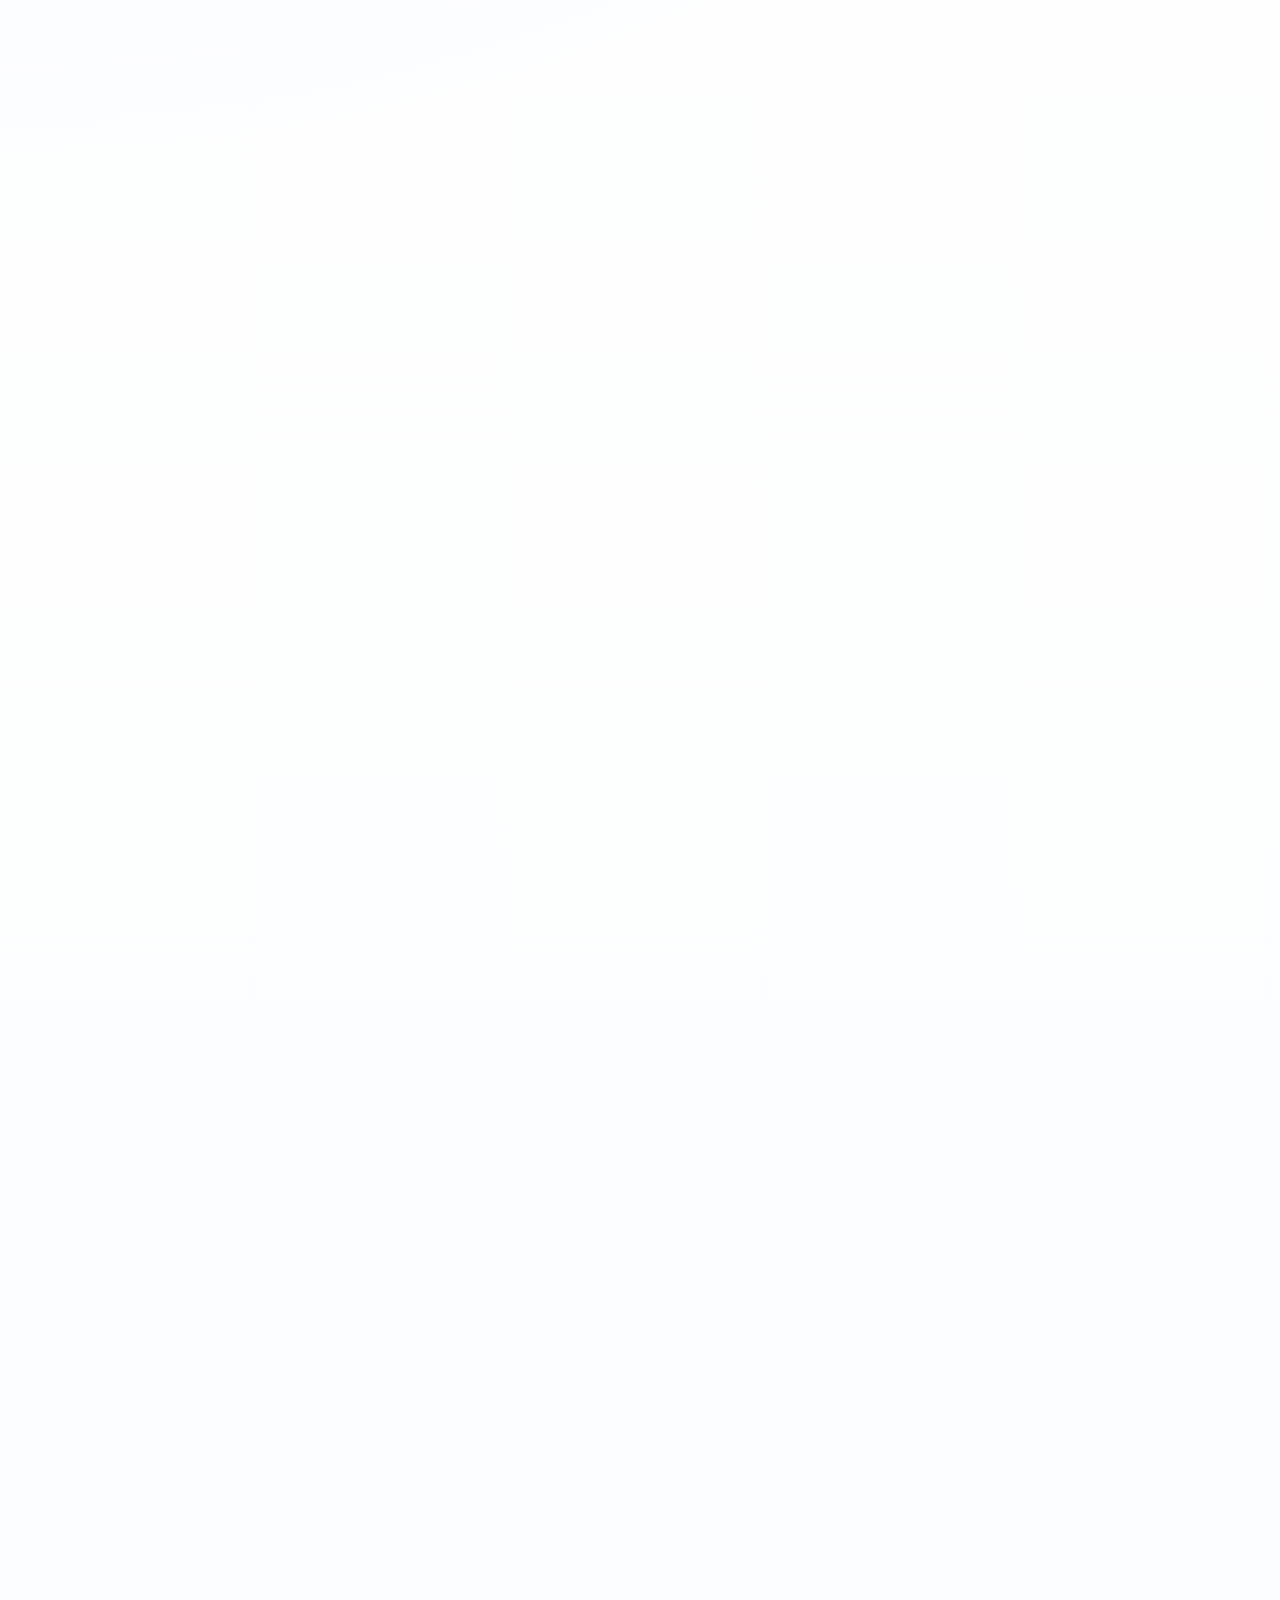
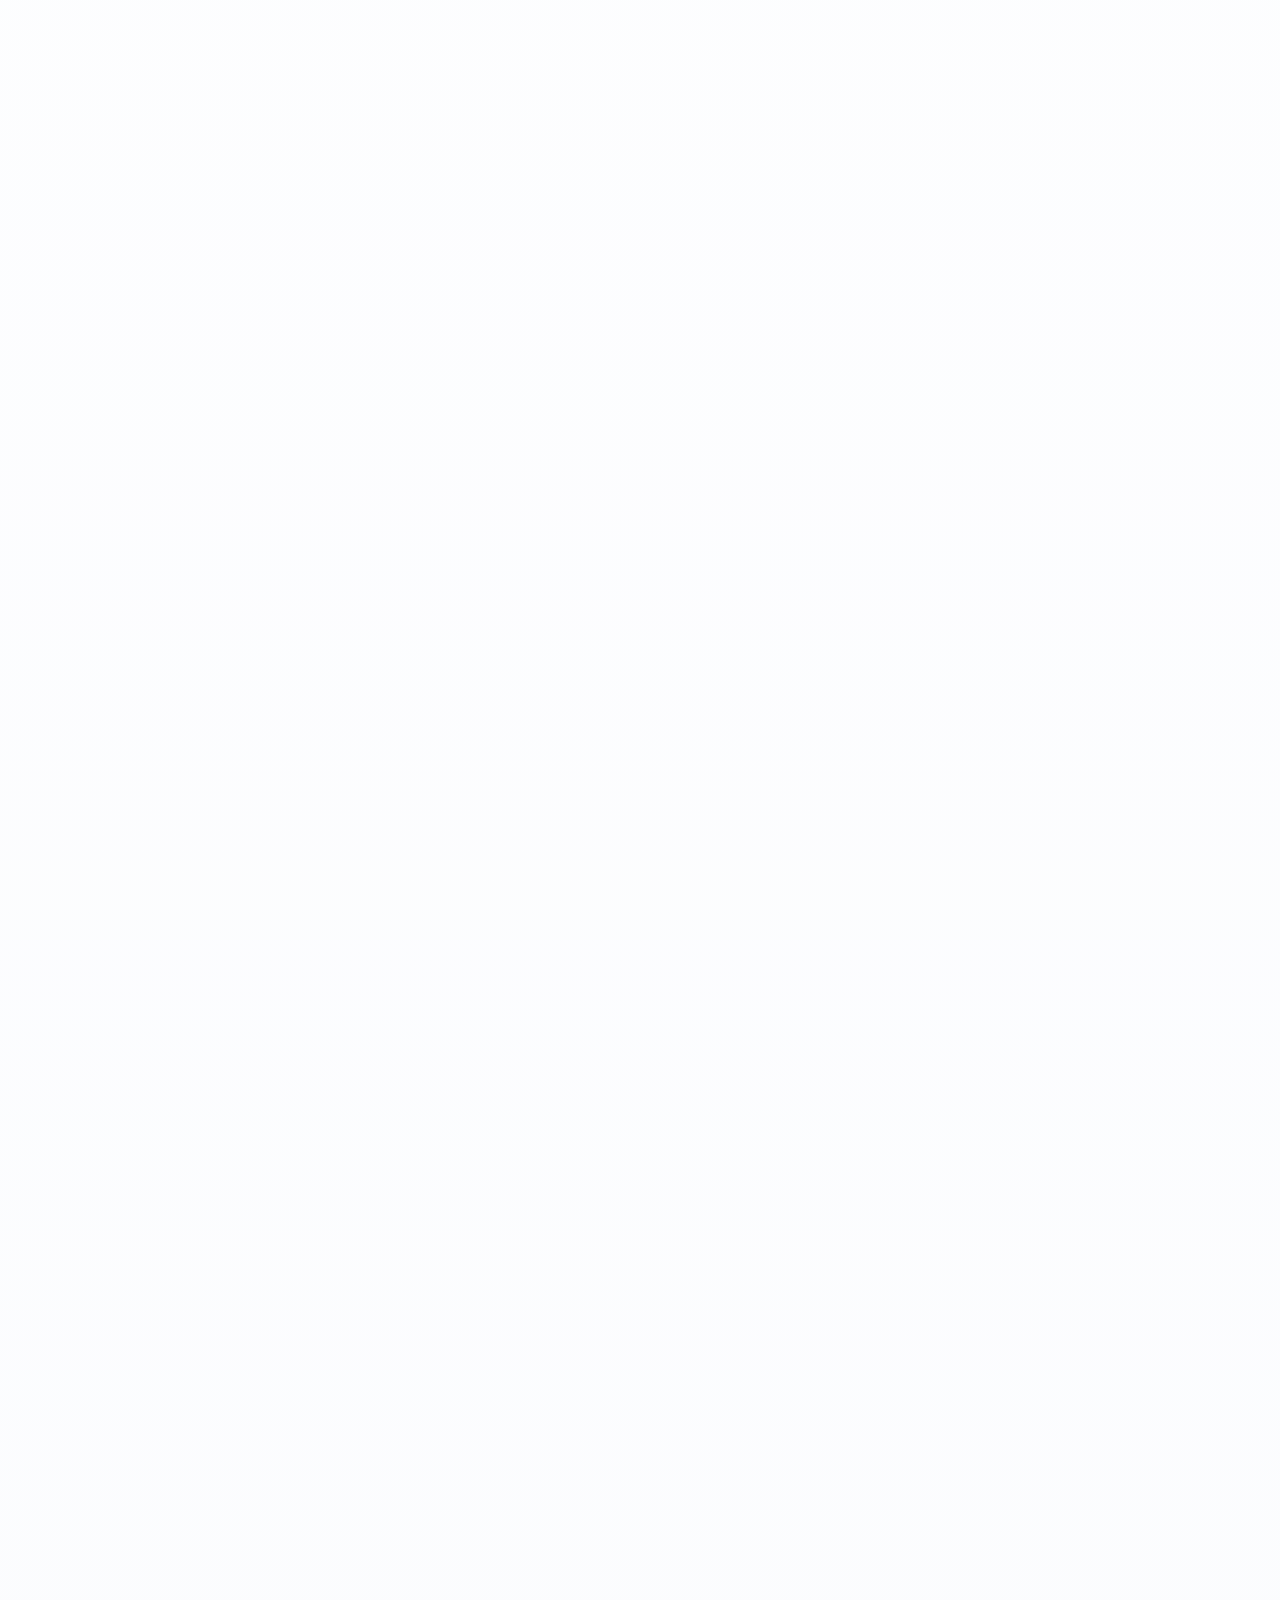
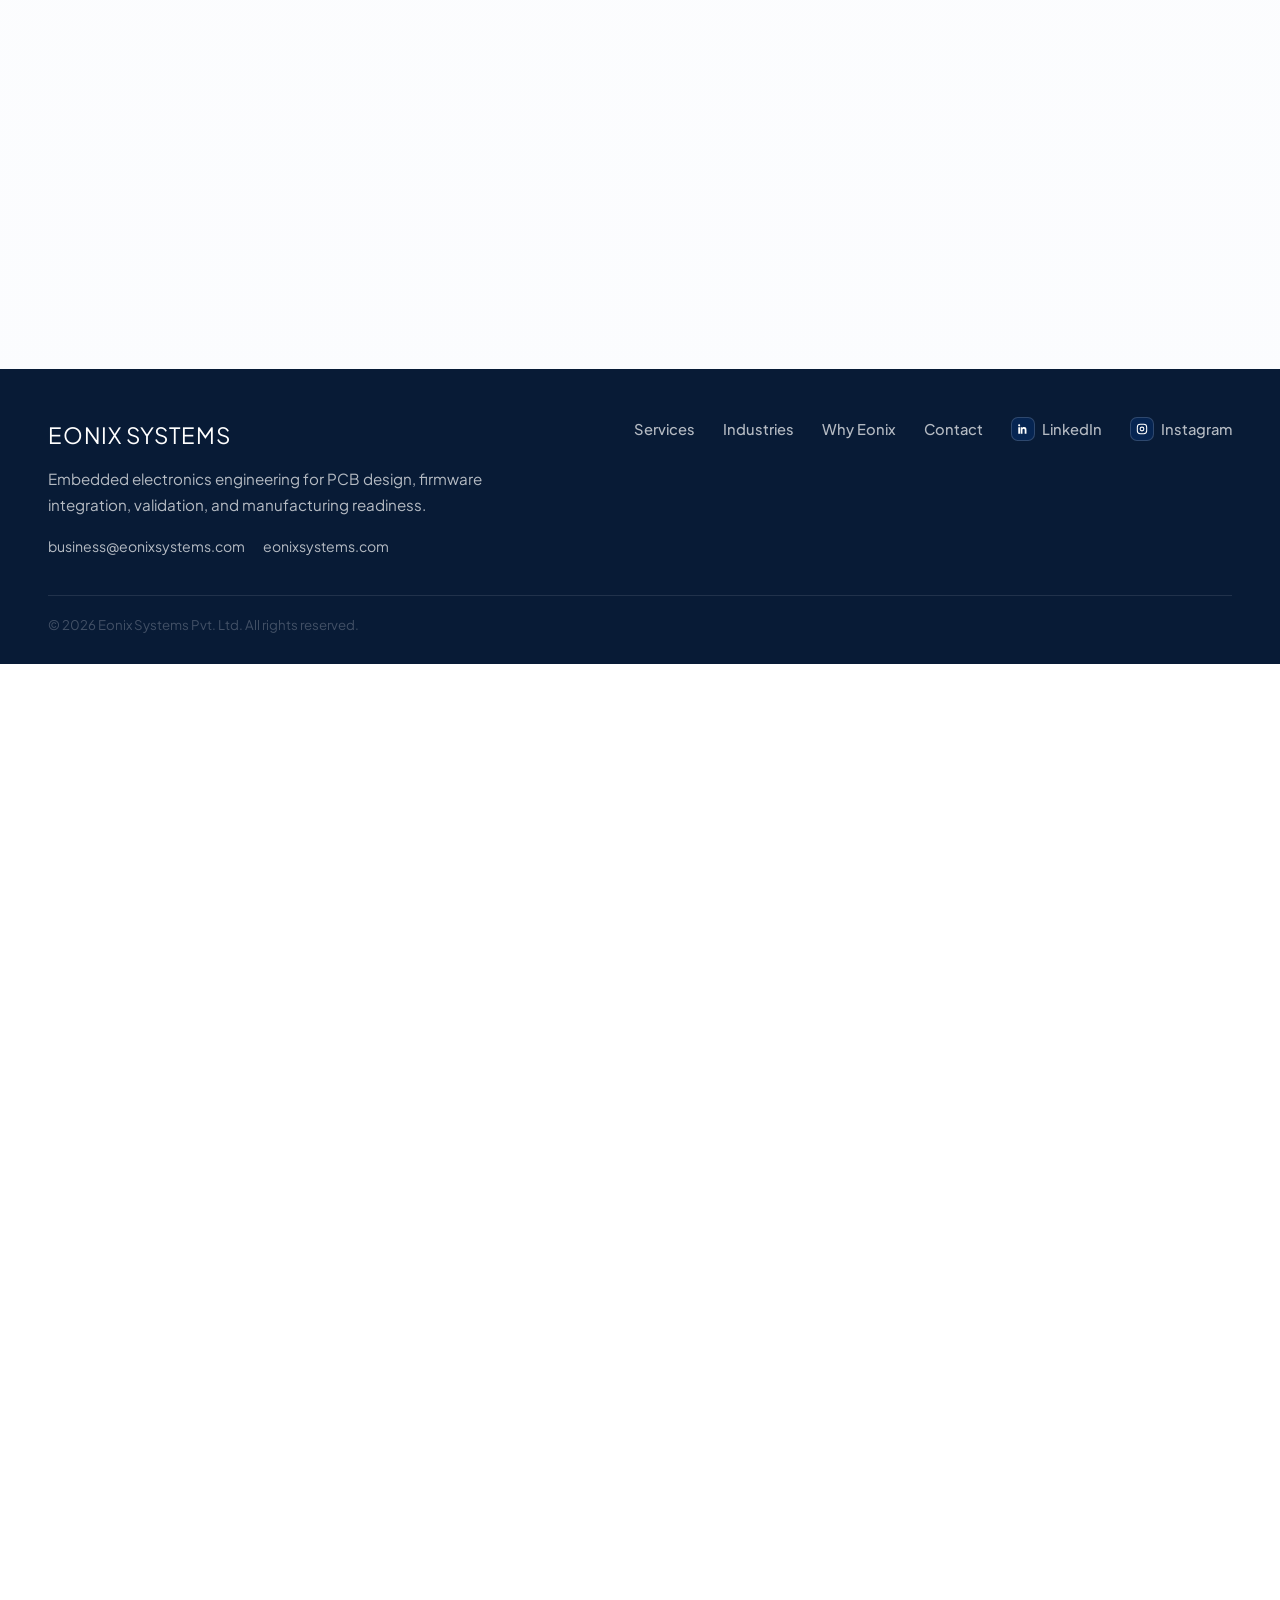
<file: ecosystem.html>
<!doctype html>
<html lang="en">

<head>
  <link rel="icon" href="assets/LOGO/Logo Only White.png" type="image/png">
  <meta charset="UTF-8" />
  <meta name="viewport" content="width=device-width, initial-scale=1.0" />
  <meta name="robots" content="noindex, follow" />
  <meta http-equiv="refresh" content="0; url=index.html" />
  <link rel="canonical" href="index.html" />
  <title>Eonix Systems</title>
</head>

<body>
  <p>This page has moved to <a href="index.html">Eonix Systems</a>.</p>
</body>
</html>
</file>
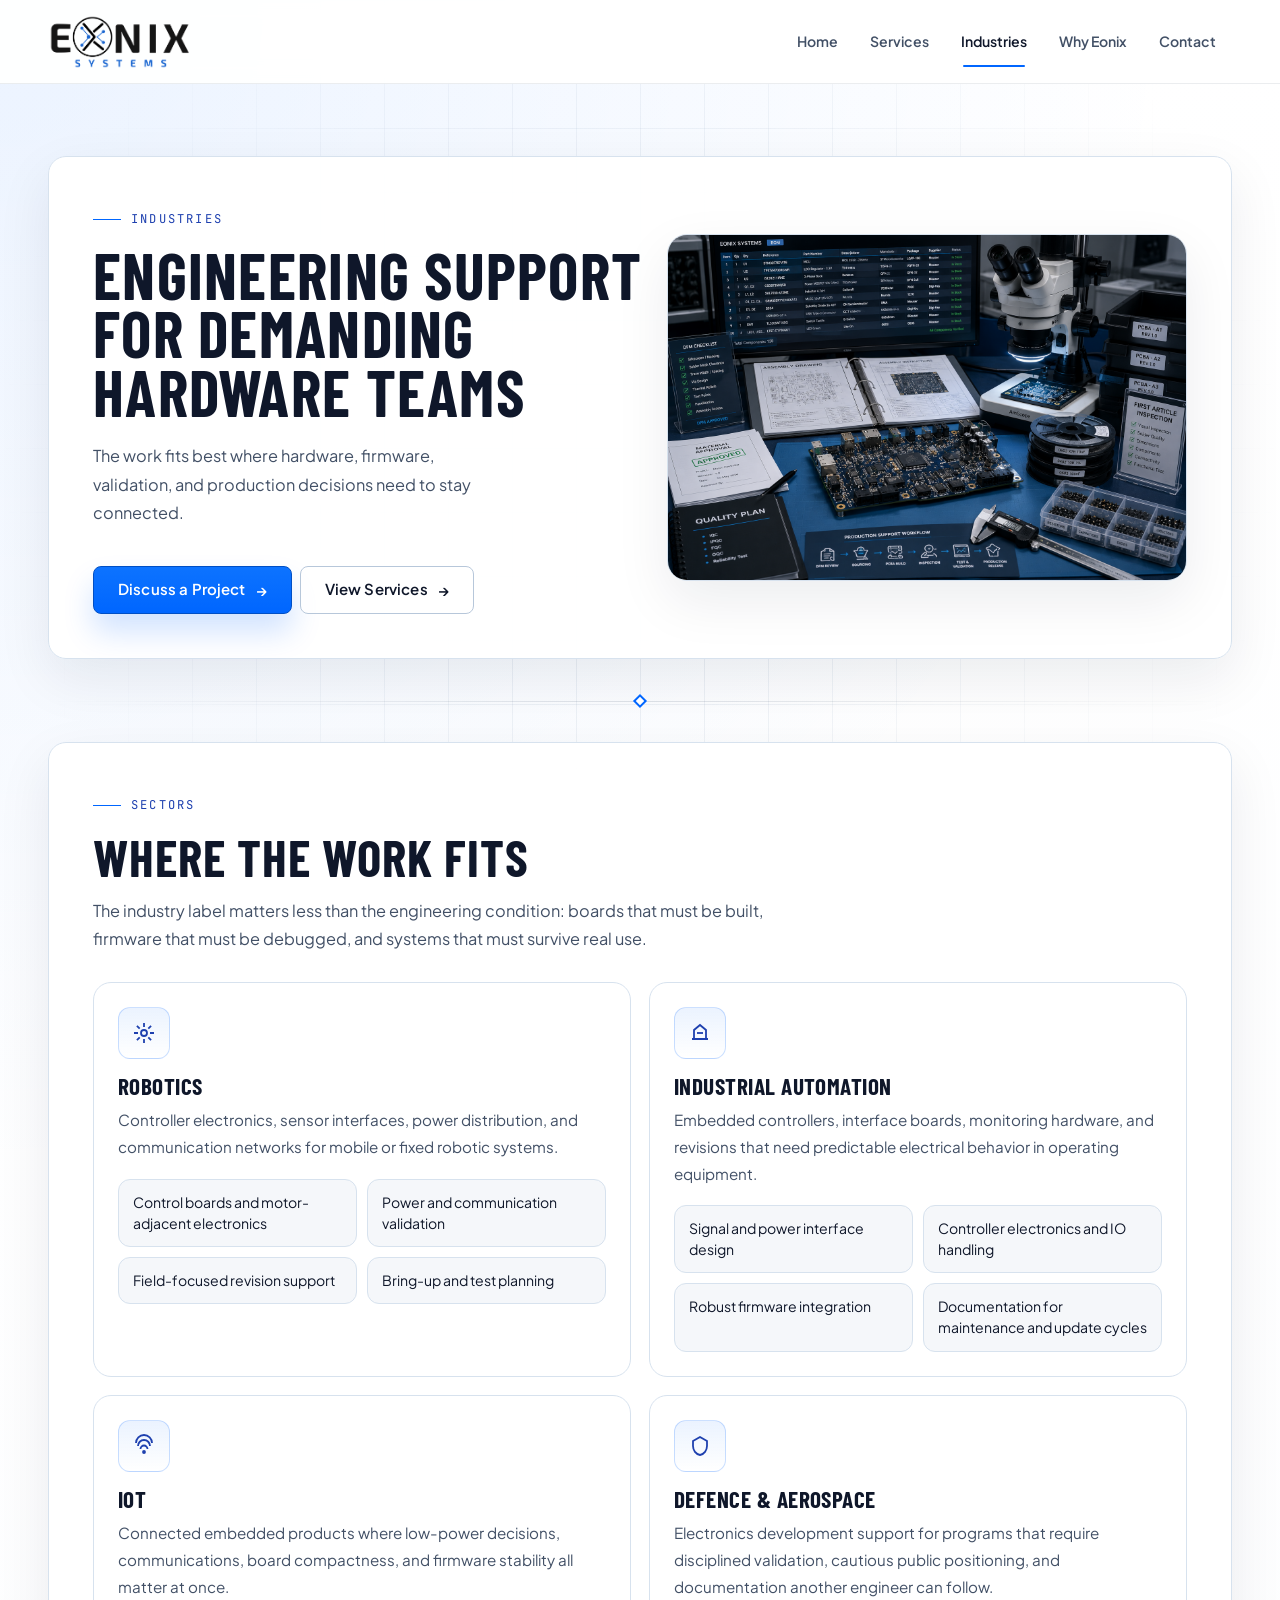
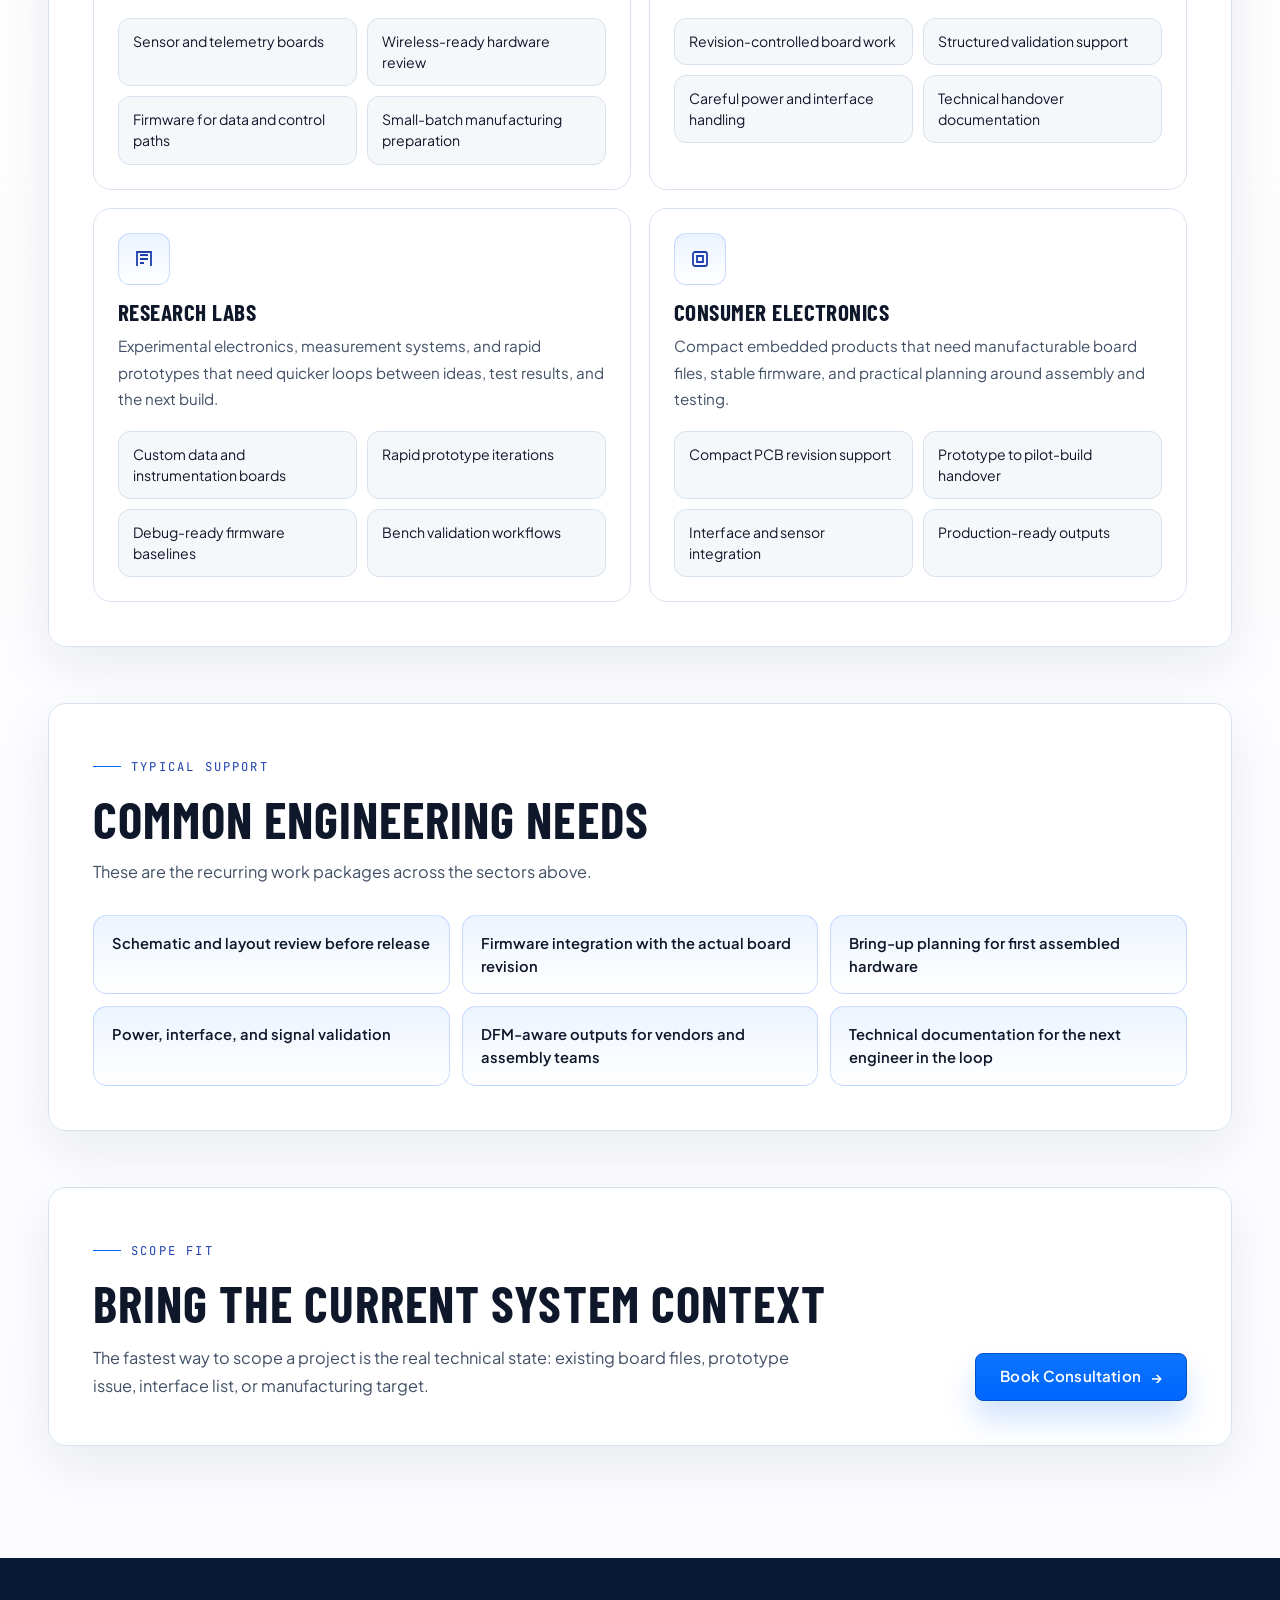
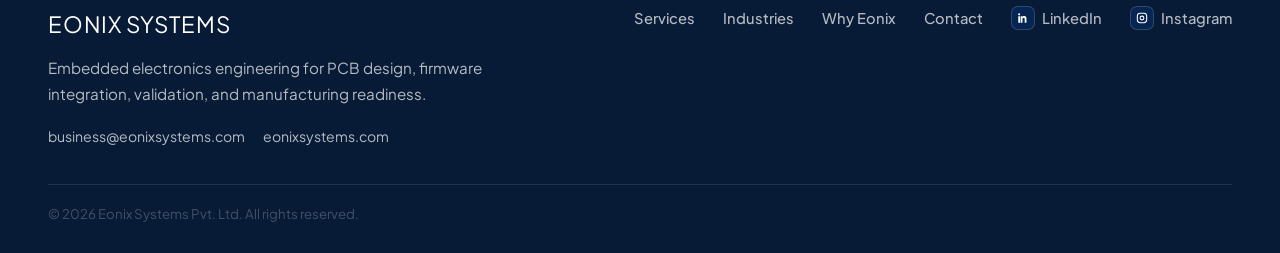
<file: industries.html>
<!doctype html>
<html lang="en">

<head>
  <link rel="icon" href="assets/LOGO/Logo Only White.png" type="image/png">
  <meta charset="UTF-8" />
  <meta name="viewport" content="width=device-width, initial-scale=1.0" />
  <meta name="description"
    content="Industries Eonix Systems supports with embedded electronics engineering, including robotics, industrial automation, IoT, defence, research labs, and consumer electronics." />
  <meta property="og:title" content="Industries | Eonix Systems" />
  <meta property="og:description"
    content="Embedded electronics engineering for hardware teams operating in technical, industrial, and field environments." />
  <title>Industries | Eonix Systems</title>

  <link rel="preconnect" href="https://fonts.googleapis.com" />
  <link rel="preconnect" href="https://fonts.gstatic.com" crossorigin />
  <link
    href="https://fonts.googleapis.com/css2?family=Barlow+Condensed:wght@600;700;800&family=JetBrains+Mono:wght@500;700&family=Plus+Jakarta+Sans:wght@400;500;600;700&display=swap"
    rel="stylesheet" />

  <link rel="stylesheet" href="css/base.css?v=701" />
  <link rel="stylesheet" href="css/layout.css?v=701" />
  <link rel="stylesheet" href="css/nav.css?v=703" />
  <link rel="stylesheet" href="css/animations.css?v=610" />
  <link rel="stylesheet" href="css/footer.css?v=702" />
  <link rel="stylesheet" href="css/home.css?v=701" />
  <link rel="stylesheet" href="css/product.css?v=701" />
</head>

<body>
  <div class="super-grid"></div>

  <nav class="nav-root">
    <div class="nav-inner">
      <a class="nav-logo" href="index.html">
        <img src="assets/LOGO/eonix-logo-nav-white.png" alt="Eonix Systems logo" />
      </a>
      <div class="nav-links">
        <a class="nav-link" href="index.html">Home</a>
        <a class="nav-link" href="services.html">Services</a>
        <a class="nav-link nav-active" href="industries.html">Industries</a>
        <a class="nav-link" href="why-eonix.html">Why Eonix</a>
        <a class="nav-link" href="contact.html">Contact</a>
      </div>
      <button class="nav-toggle" aria-label="Toggle navigation">
        <span></span><span></span><span></span>
      </button>
    </div>
  </nav>

  <main class="page-wrapper blueprint-wrapper">
    <section class="page-hero page-section">
      <div class="home-section-shell reveal">
        <div class="industries-hero-grid">
          <div>
            <span class="hero-sys-label">Industries</span>
            <h1 class="home-title">Engineering Support for Demanding Hardware Teams</h1>
            <p class="home-subtitle">
              The work fits best where hardware, firmware, validation, and production decisions need to stay connected.
            </p>
            <div class="hero-actions">
              <a class="btn-primary" href="contact.html">Discuss a Project <span class="btn-arrow"
                  aria-hidden="true">&rarr;</span></a>
              <a class="btn-secondary" href="services.html">View Services <span class="btn-arrow"
                  aria-hidden="true">&rarr;</span></a>
            </div>
          </div>
          <div class="industries-hero-media">
            <img src="assets/Home Page/Manufacturing Support General.png" alt="Electronics manufacturing and inspection environment" />
          </div>
        </div>
      </div>
    </section>

    <div class="home-tech-divider">
      <div class="tech-node"></div>
    </div>

    <section class="page-section">
      <div class="home-section-shell">
        <div class="home-section-header reveal">
          <span class="home-section-label">Sectors</span>
          <h2 class="home-section-title">Where The Work Fits</h2>
          <p class="home-section-subtitle">
            The industry label matters less than the engineering condition: boards that must be built, firmware that
            must be debugged, and systems that must survive real use.
          </p>
        </div>
        <div class="sector-grid">
          <article class="sector-card reveal">
            <span class="icon-frame" aria-hidden="true">
              <svg viewBox="0 0 24 24" fill="none" stroke-width="1.8">
                <circle cx="12" cy="12" r="3" />
                <path d="M12 2v4M12 18v4M2 12h4M18 12h4M4.9 4.9l2.8 2.8M16.3 16.3l2.8 2.8M19.1 4.9l-2.8 2.8M7.7 16.3l-2.8 2.8" />
              </svg>
            </span>
            <h3>Robotics</h3>
            <p>Controller electronics, sensor interfaces, power distribution, and communication networks for mobile or
              fixed robotic systems.</p>
            <ul class="sector-meta-list">
              <li>Control boards and motor-adjacent electronics</li>
              <li>Power and communication validation</li>
              <li>Field-focused revision support</li>
              <li>Bring-up and test planning</li>
            </ul>
          </article>

          <article class="sector-card reveal">
            <span class="icon-frame" aria-hidden="true">
              <svg viewBox="0 0 24 24" fill="none" stroke-width="1.8">
                <path d="M4 18h16M6 18V9l6-5 6 5v9" />
                <path d="M9 12h6" />
              </svg>
            </span>
            <h3>Industrial Automation</h3>
            <p>Embedded controllers, interface boards, monitoring hardware, and revisions that need predictable
              electrical behavior in operating equipment.</p>
            <ul class="sector-meta-list">
              <li>Signal and power interface design</li>
              <li>Controller electronics and IO handling</li>
              <li>Robust firmware integration</li>
              <li>Documentation for maintenance and update cycles</li>
            </ul>
          </article>

          <article class="sector-card reveal">
            <span class="icon-frame" aria-hidden="true">
              <svg viewBox="0 0 24 24" fill="none" stroke-width="1.8">
                <path d="M4 9a8 8 0 0 1 16 0" />
                <path d="M6 12a6 6 0 0 1 12 0" />
                <path d="M8.5 15a3.5 3.5 0 0 1 7 0" />
                <circle cx="12" cy="18" r="1" />
              </svg>
            </span>
            <h3>IoT</h3>
            <p>Connected embedded products where low-power decisions, communications, board compactness, and firmware
              stability all matter at once.</p>
            <ul class="sector-meta-list">
              <li>Sensor and telemetry boards</li>
              <li>Wireless-ready hardware review</li>
              <li>Firmware for data and control paths</li>
              <li>Small-batch manufacturing preparation</li>
            </ul>
          </article>

          <article class="sector-card reveal">
            <span class="icon-frame" aria-hidden="true">
              <svg viewBox="0 0 24 24" fill="none" stroke-width="1.8">
                <path d="M12 3l7 4v5c0 4.4-2.9 8.3-7 9-4.1-.7-7-4.6-7-9V7l7-4z" />
              </svg>
            </span>
            <h3>Defence &amp; Aerospace</h3>
            <p>Electronics development support for programs that require disciplined validation, cautious public
              positioning, and documentation another engineer can follow.</p>
            <ul class="sector-meta-list">
              <li>Revision-controlled board work</li>
              <li>Structured validation support</li>
              <li>Careful power and interface handling</li>
              <li>Technical handover documentation</li>
            </ul>
          </article>

          <article class="sector-card reveal">
            <span class="icon-frame" aria-hidden="true">
              <svg viewBox="0 0 24 24" fill="none" stroke-width="1.8">
                <path d="M5 19V5h14v14" />
                <path d="M8 8h8M8 12h8M8 16h4" />
              </svg>
            </span>
            <h3>Research Labs</h3>
            <p>Experimental electronics, measurement systems, and rapid prototypes that need quicker loops between
              ideas, test results, and the next build.</p>
            <ul class="sector-meta-list">
              <li>Custom data and instrumentation boards</li>
              <li>Rapid prototype iterations</li>
              <li>Debug-ready firmware baselines</li>
              <li>Bench validation workflows</li>
            </ul>
          </article>

          <article class="sector-card reveal">
            <span class="icon-frame" aria-hidden="true">
              <svg viewBox="0 0 24 24" fill="none" stroke-width="1.8">
                <rect x="5" y="5" width="14" height="14" rx="2" />
                <path d="M9 9h6v6H9z" />
              </svg>
            </span>
            <h3>Consumer Electronics</h3>
            <p>Compact embedded products that need manufacturable board files, stable firmware, and practical planning
              around assembly and testing.</p>
            <ul class="sector-meta-list">
              <li>Compact PCB revision support</li>
              <li>Prototype to pilot-build handover</li>
              <li>Interface and sensor integration</li>
              <li>Production-ready outputs</li>
            </ul>
          </article>
        </div>
      </div>
    </section>

    <section class="page-section">
      <div class="home-section-shell">
        <div class="home-section-header reveal">
          <span class="home-section-label">Typical Support</span>
          <h2 class="home-section-title">Common Engineering Needs</h2>
          <p class="home-section-subtitle">
            These are the recurring work packages across the sectors above.
          </p>
        </div>
        <div class="support-pill-grid">
          <div class="support-pill reveal">Schematic and layout review before release</div>
          <div class="support-pill reveal">Firmware integration with the actual board revision</div>
          <div class="support-pill reveal">Bring-up planning for first assembled hardware</div>
          <div class="support-pill reveal">Power, interface, and signal validation</div>
          <div class="support-pill reveal">DFM-aware outputs for vendors and assembly teams</div>
          <div class="support-pill reveal">Technical documentation for the next engineer in the loop</div>
        </div>
      </div>
    </section>

    <section class="sys-section">
      <div class="sys-container">
        <div class="cta-band reveal">
          <div>
            <span class="sys-eyebrow">Scope Fit</span>
            <h2 class="sys-title">Bring the Current System Context</h2>
            <p class="home-section-subtitle">The fastest way to scope a project is the real technical state: existing
              board files, prototype issue, interface list, or manufacturing target.</p>
          </div>
          <div class="hero-actions">
            <a class="btn-primary" href="contact.html">Book Consultation <span class="btn-arrow"
                aria-hidden="true">&rarr;</span></a>
          </div>
        </div>
      </div>
    </section>
  </main>

  <footer class="footer-root">
    <div class="footer-inner">
      <div class="footer-left">
        <p class="footer-brand">Eonix Systems</p>
        <p class="footer-tagline">Embedded electronics engineering for PCB design, firmware integration, validation,
          and manufacturing readiness.</p>
        <div class="footer-contact">
          <a href="mailto:business@eonixsystems.com">business@eonixsystems.com</a>
          <a href="https://eonixsystems.com" target="_blank" rel="noopener noreferrer">eonixsystems.com</a>
        </div>
      </div>
      <div class="footer-right">
        <div class="footer-links">
          <a class="footer-link" href="services.html">Services</a>
          <a class="footer-link" href="industries.html">Industries</a>
          <a class="footer-link" href="why-eonix.html">Why Eonix</a>
          <a class="footer-link" href="contact.html">Contact</a>
          <a class="footer-link footer-social-link" href="https://www.linkedin.com/company/eonix-systems/?viewAsMember=true" target="_blank"
            rel="noopener noreferrer">
            <span class="social-icon" aria-hidden="true">
              <svg viewBox="0 0 24 24" fill="currentColor">
                <path d="M6.94 8.98H3.88V20h3.06V8.98zM5.41 4a1.78 1.78 0 1 0 0 3.56A1.78 1.78 0 0 0 5.41 4zm8.33 4.73c-1.64 0-2.39.9-2.8 1.53V8.98H8.01V20h3.06v-5.46c0-1.44.27-2.83 2.05-2.83 1.75 0 1.77 1.64 1.77 2.92V20h3.06v-6.05c0-2.97-.64-5.22-4.21-5.22z" />
              </svg>
            </span>
            LinkedIn
          </a>
          <a class="footer-link footer-social-link" href="https://www.instagram.com/eonixsystems/" target="_blank"
            rel="noopener noreferrer">
            <span class="social-icon" aria-hidden="true">
              <svg viewBox="0 0 24 24" fill="none" stroke="currentColor" stroke-width="1.8">
                <rect x="4" y="4" width="16" height="16" rx="5" />
                <circle cx="12" cy="12" r="3.2" />
                <path d="M17.2 6.8h.01" />
              </svg>
            </span>
            Instagram
          </a>
        </div>
      </div>
    </div>
    <div class="footer-bottom">
      <p>&copy; 2026 Eonix Systems Pvt. Ltd. All rights reserved.</p>
    </div>
  </footer>

  <script src="js/scroll-reveal.js?v=611"></script>
  <script src="js/scroll-animations.js?v=604"></script>
  <script src="js/nav.js?v=609"></script>
</body>

</html>
</file>
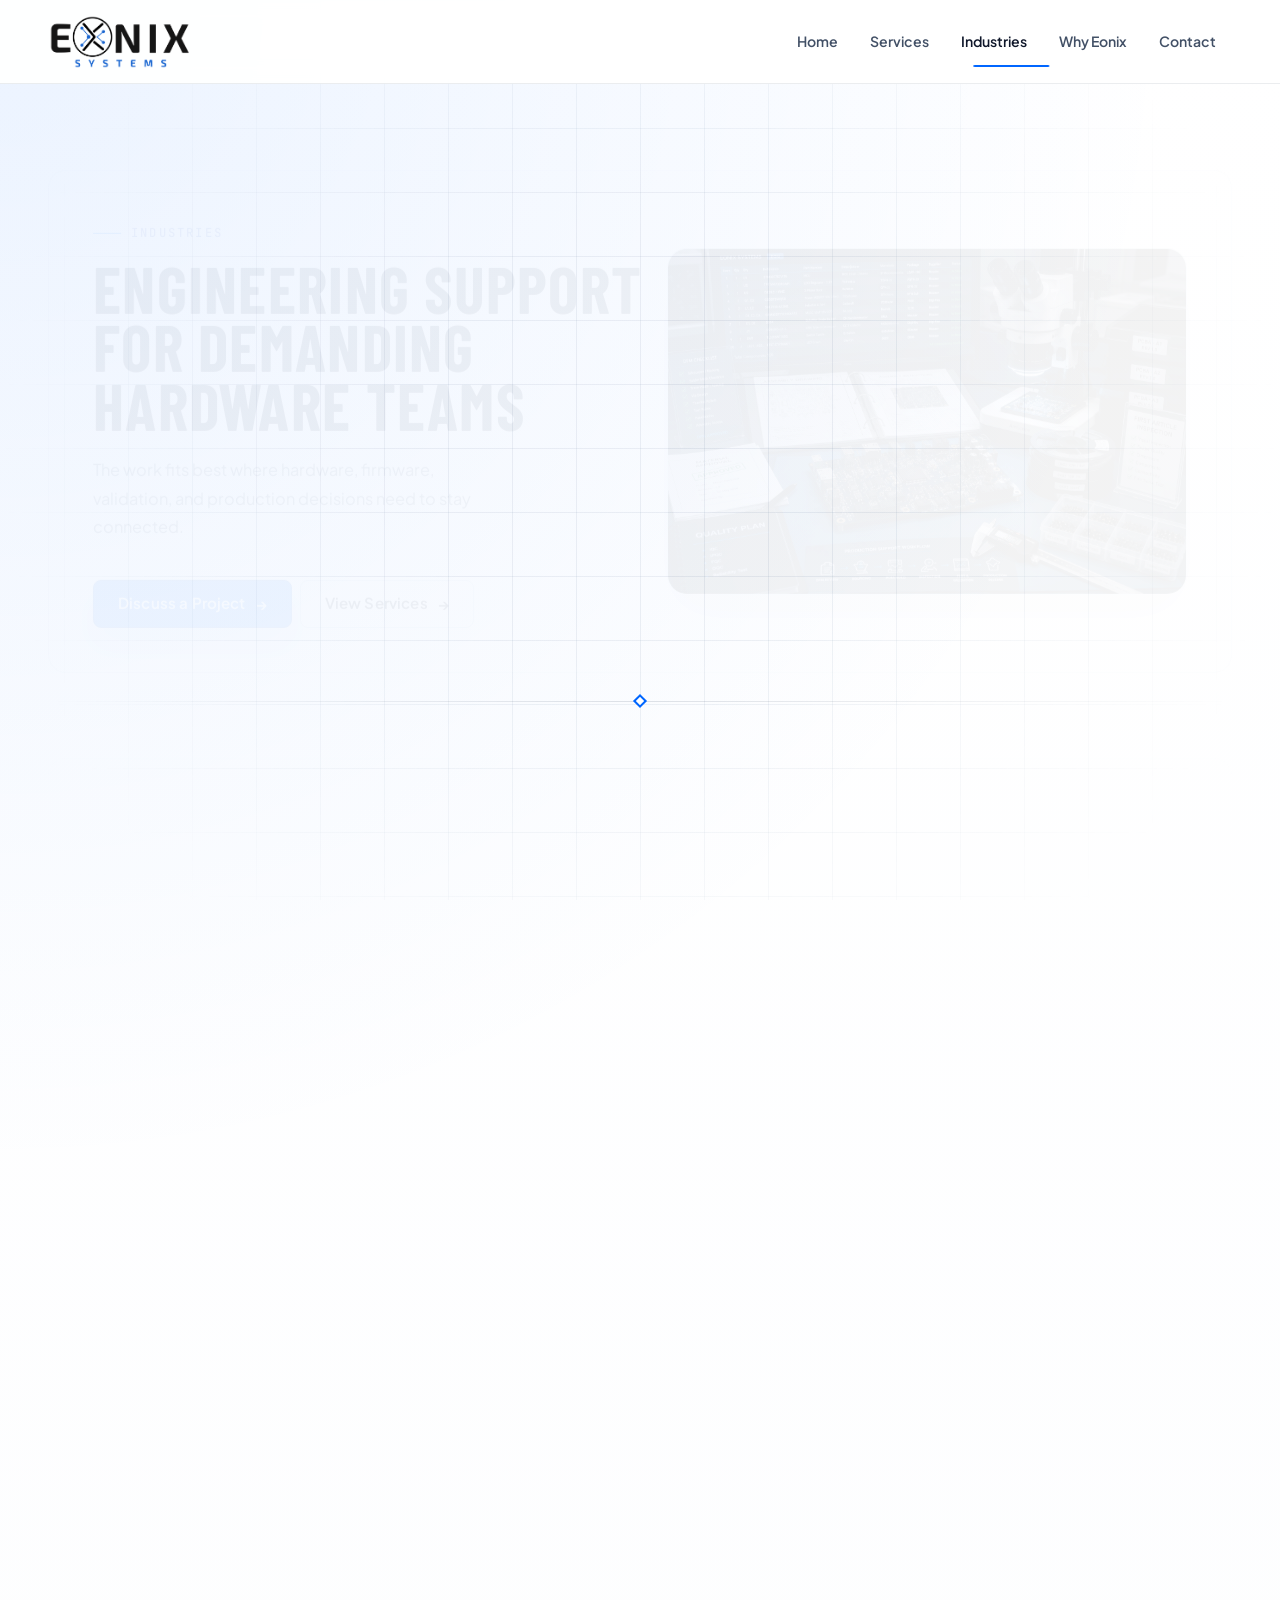
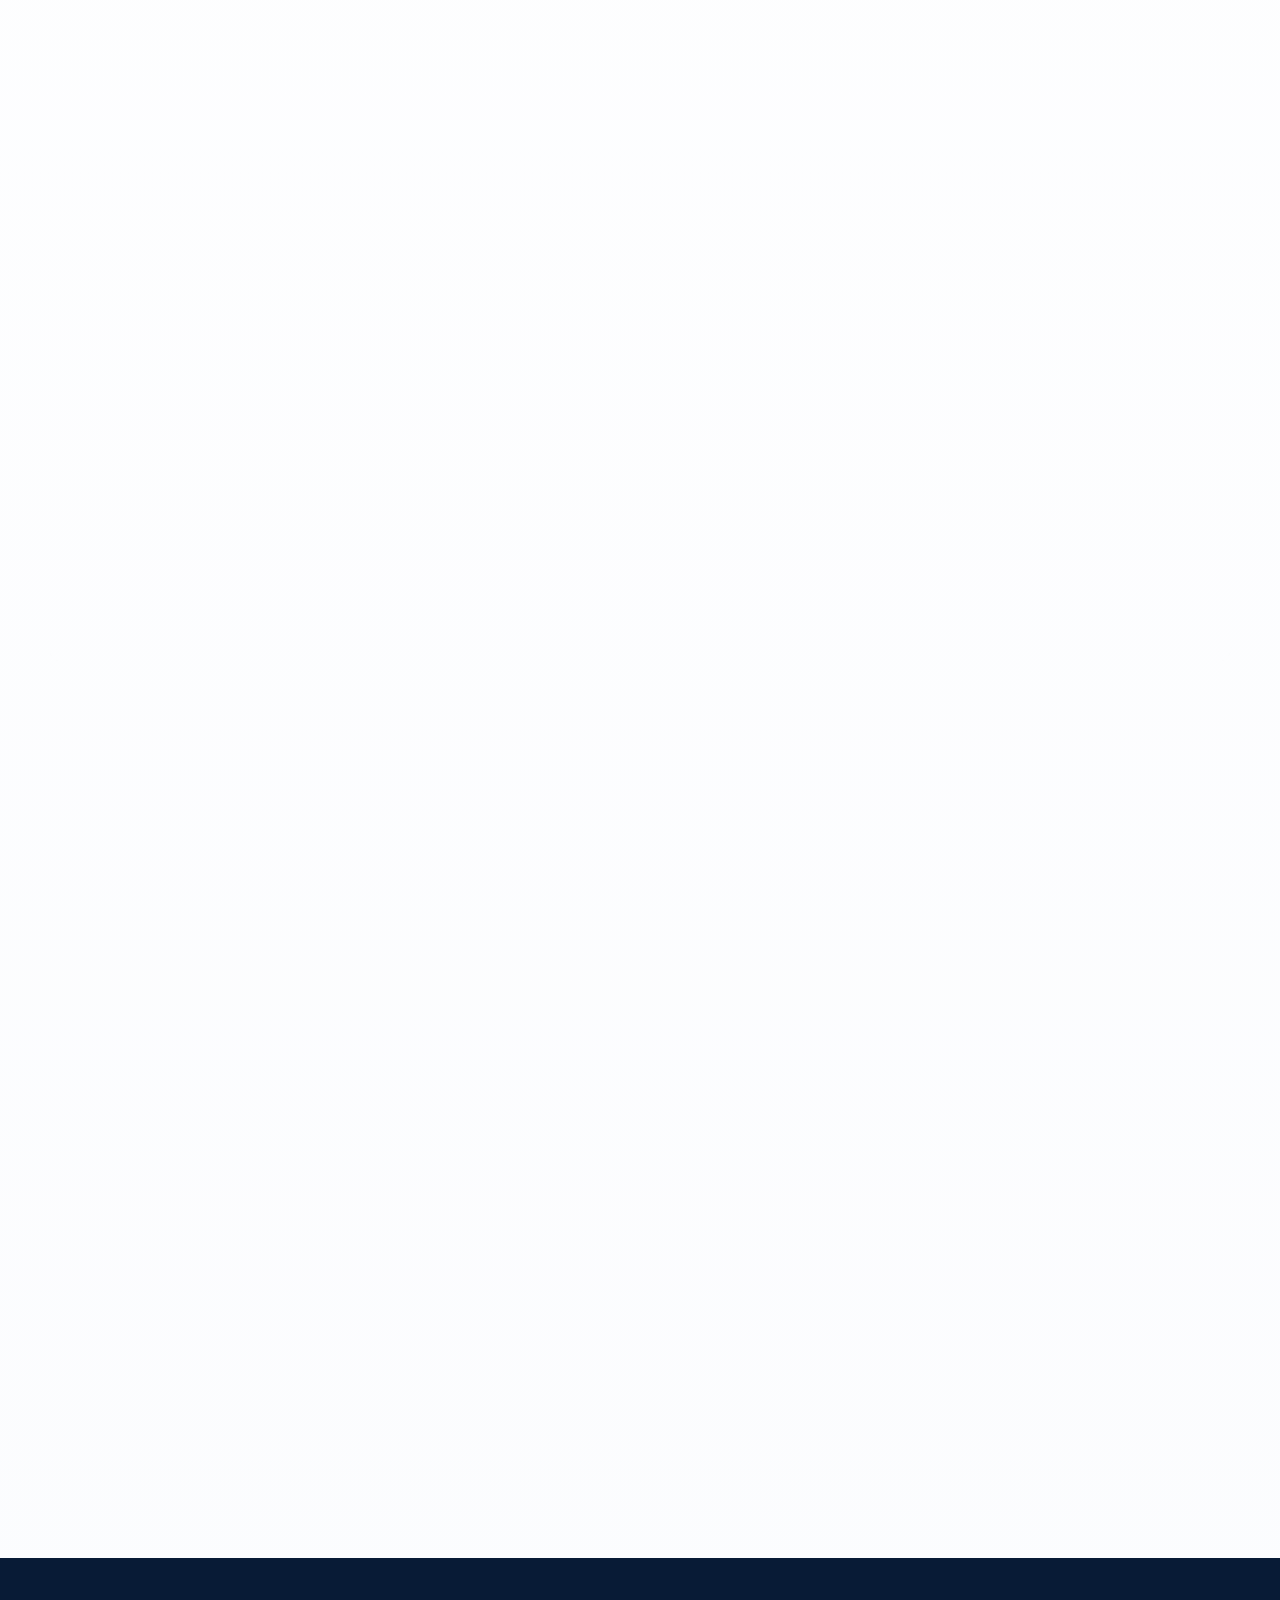
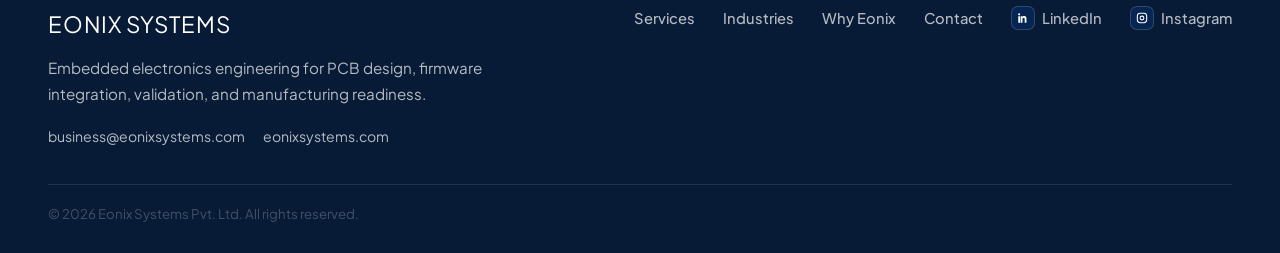
<file: product.html>
<!doctype html>
<html lang="en">

<head>
  <link rel="icon" href="assets/LOGO/Logo Only White.png" type="image/png">
  <meta charset="UTF-8" />
  <meta name="viewport" content="width=device-width, initial-scale=1.0" />
  <meta name="robots" content="noindex, follow" />
  <meta http-equiv="refresh" content="0; url=industries.html" />
  <link rel="canonical" href="industries.html" />
  <title>Industries | Eonix Systems</title>
</head>

<body>
  <p>This page has moved to <a href="industries.html">Industries</a>.</p>
</body>
</html>
</file>
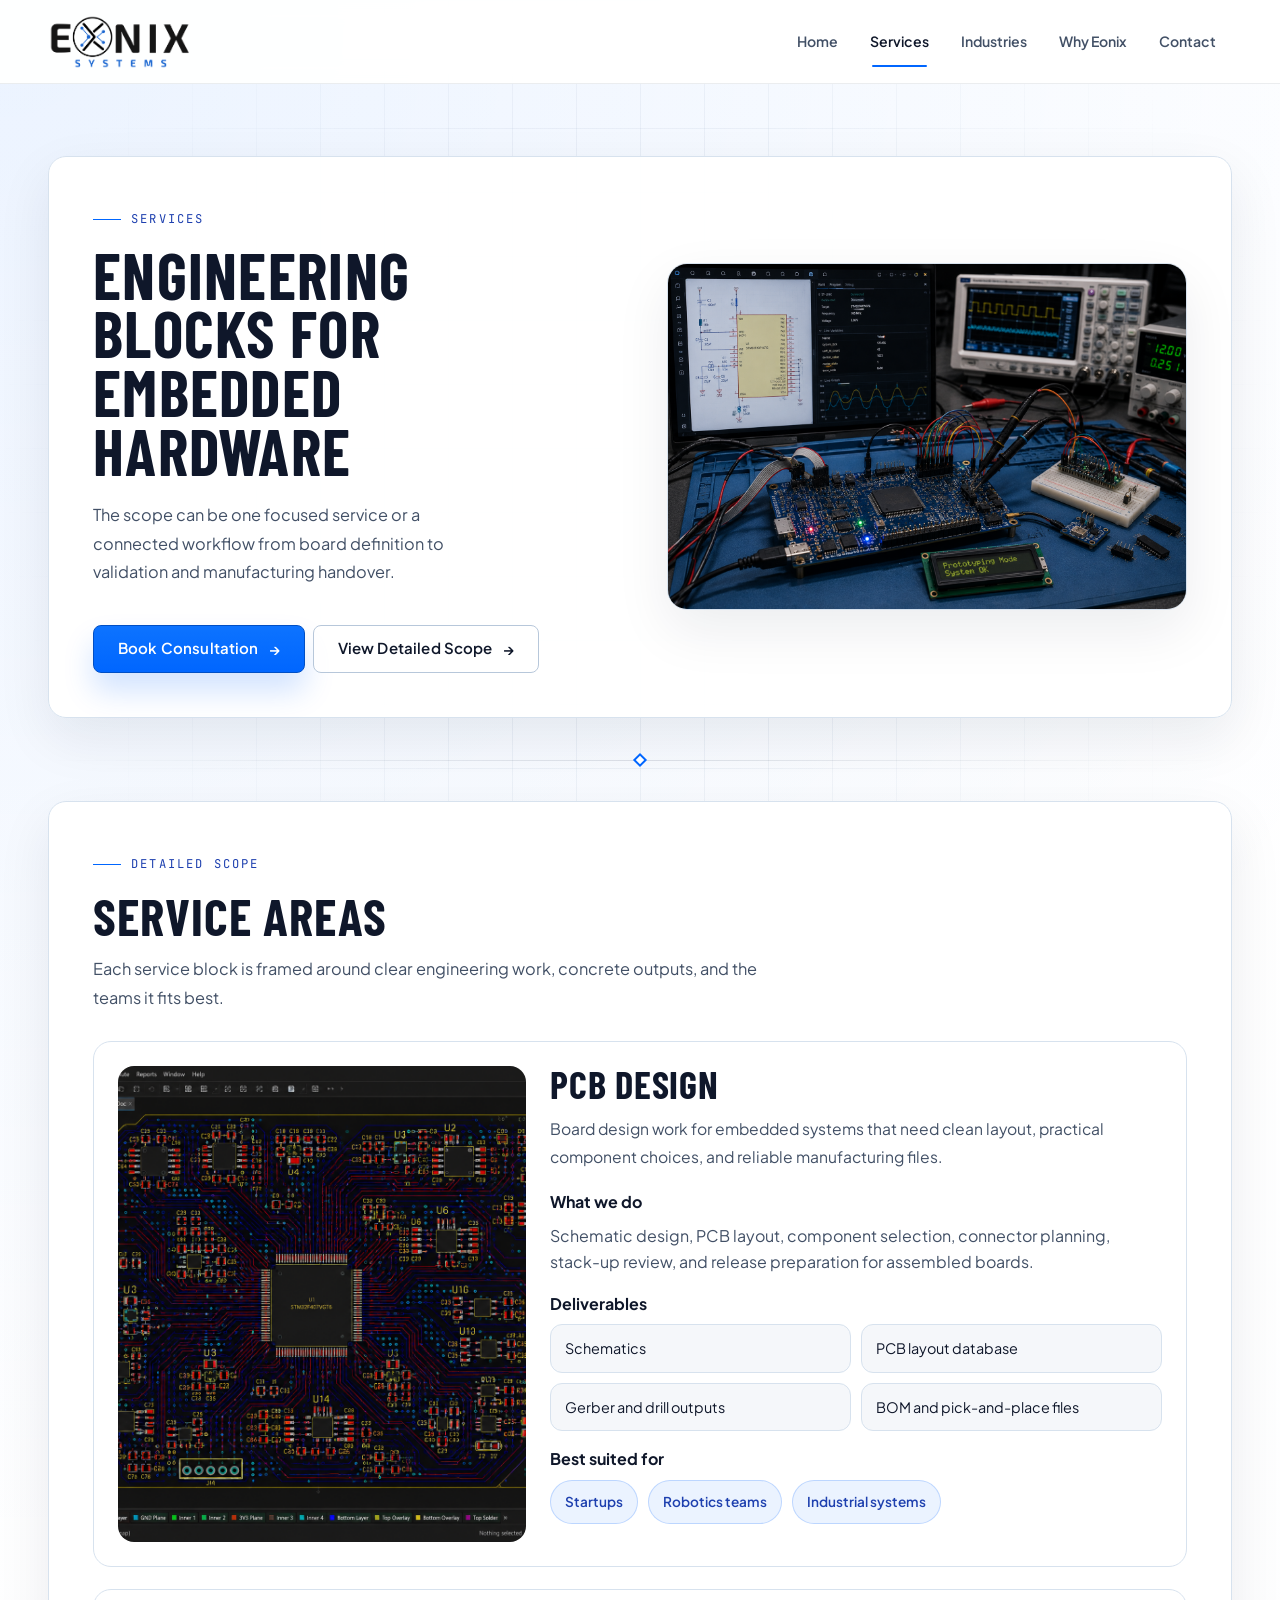
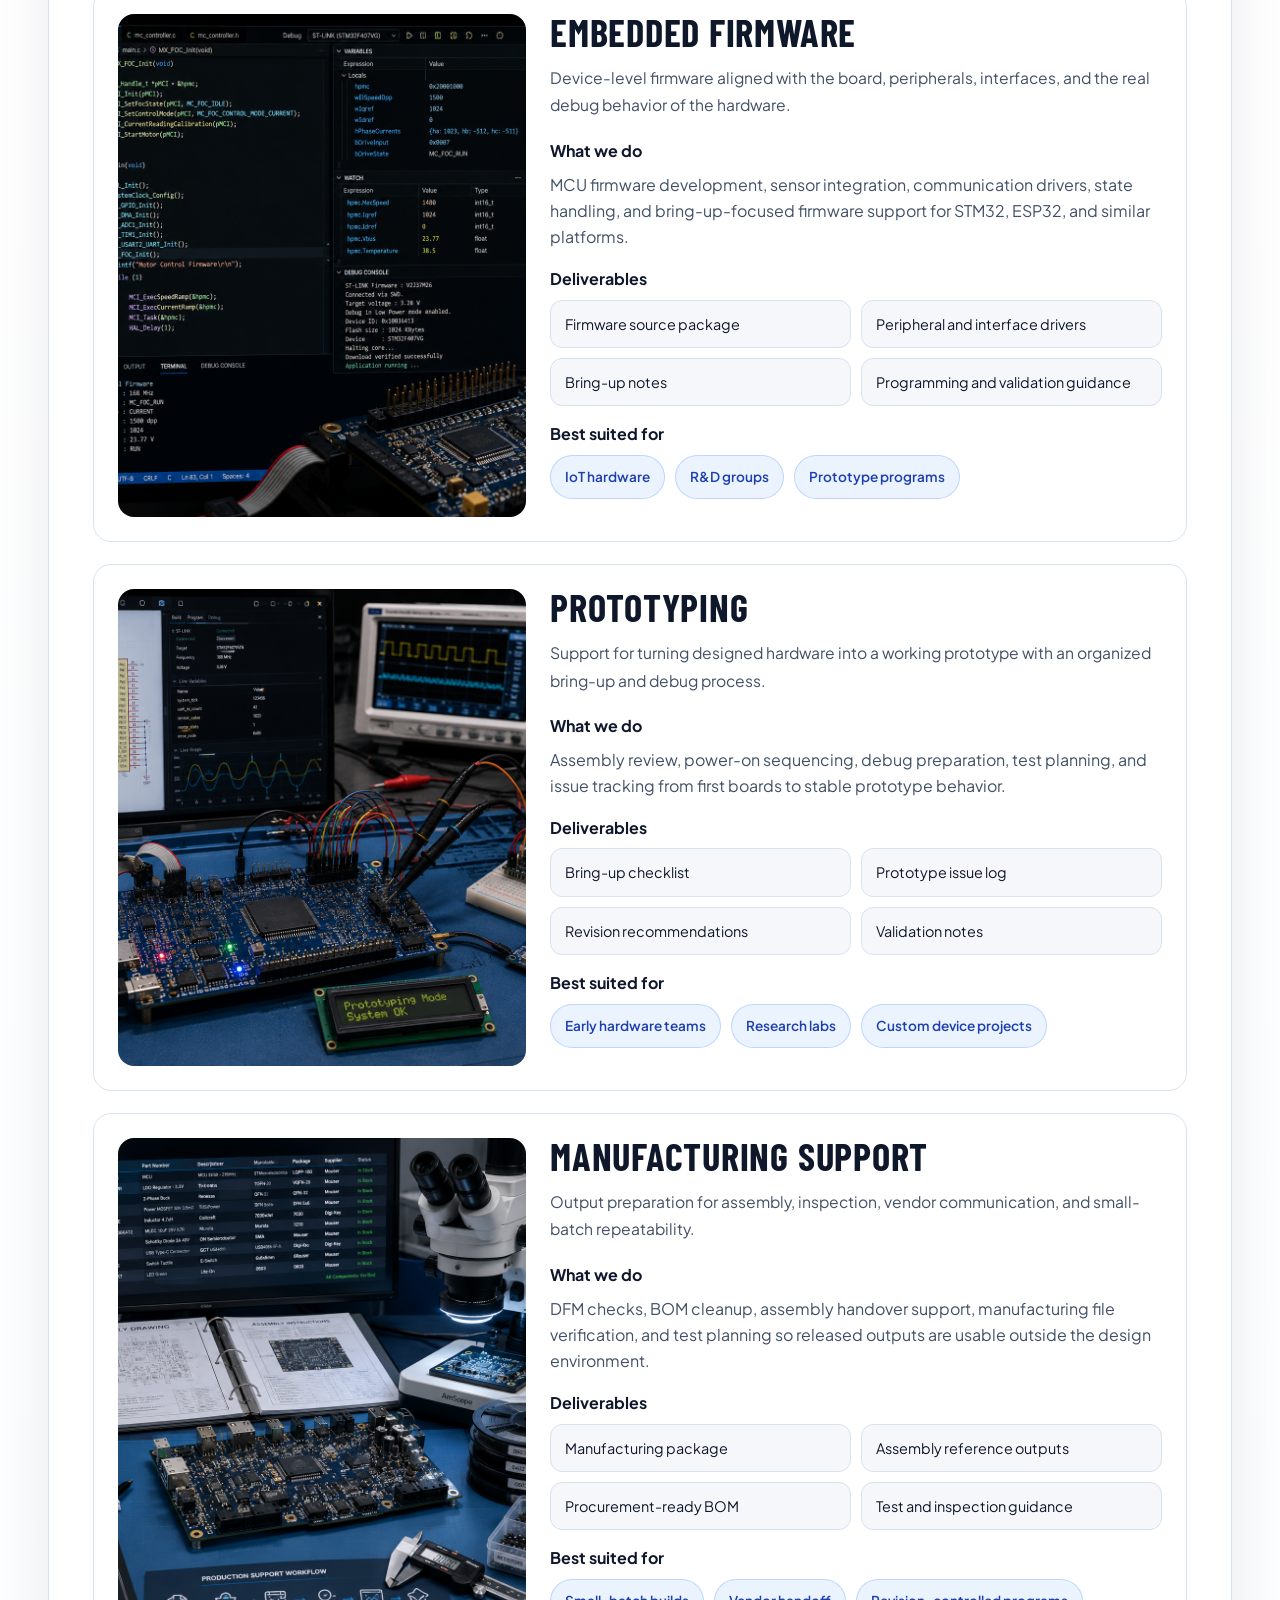
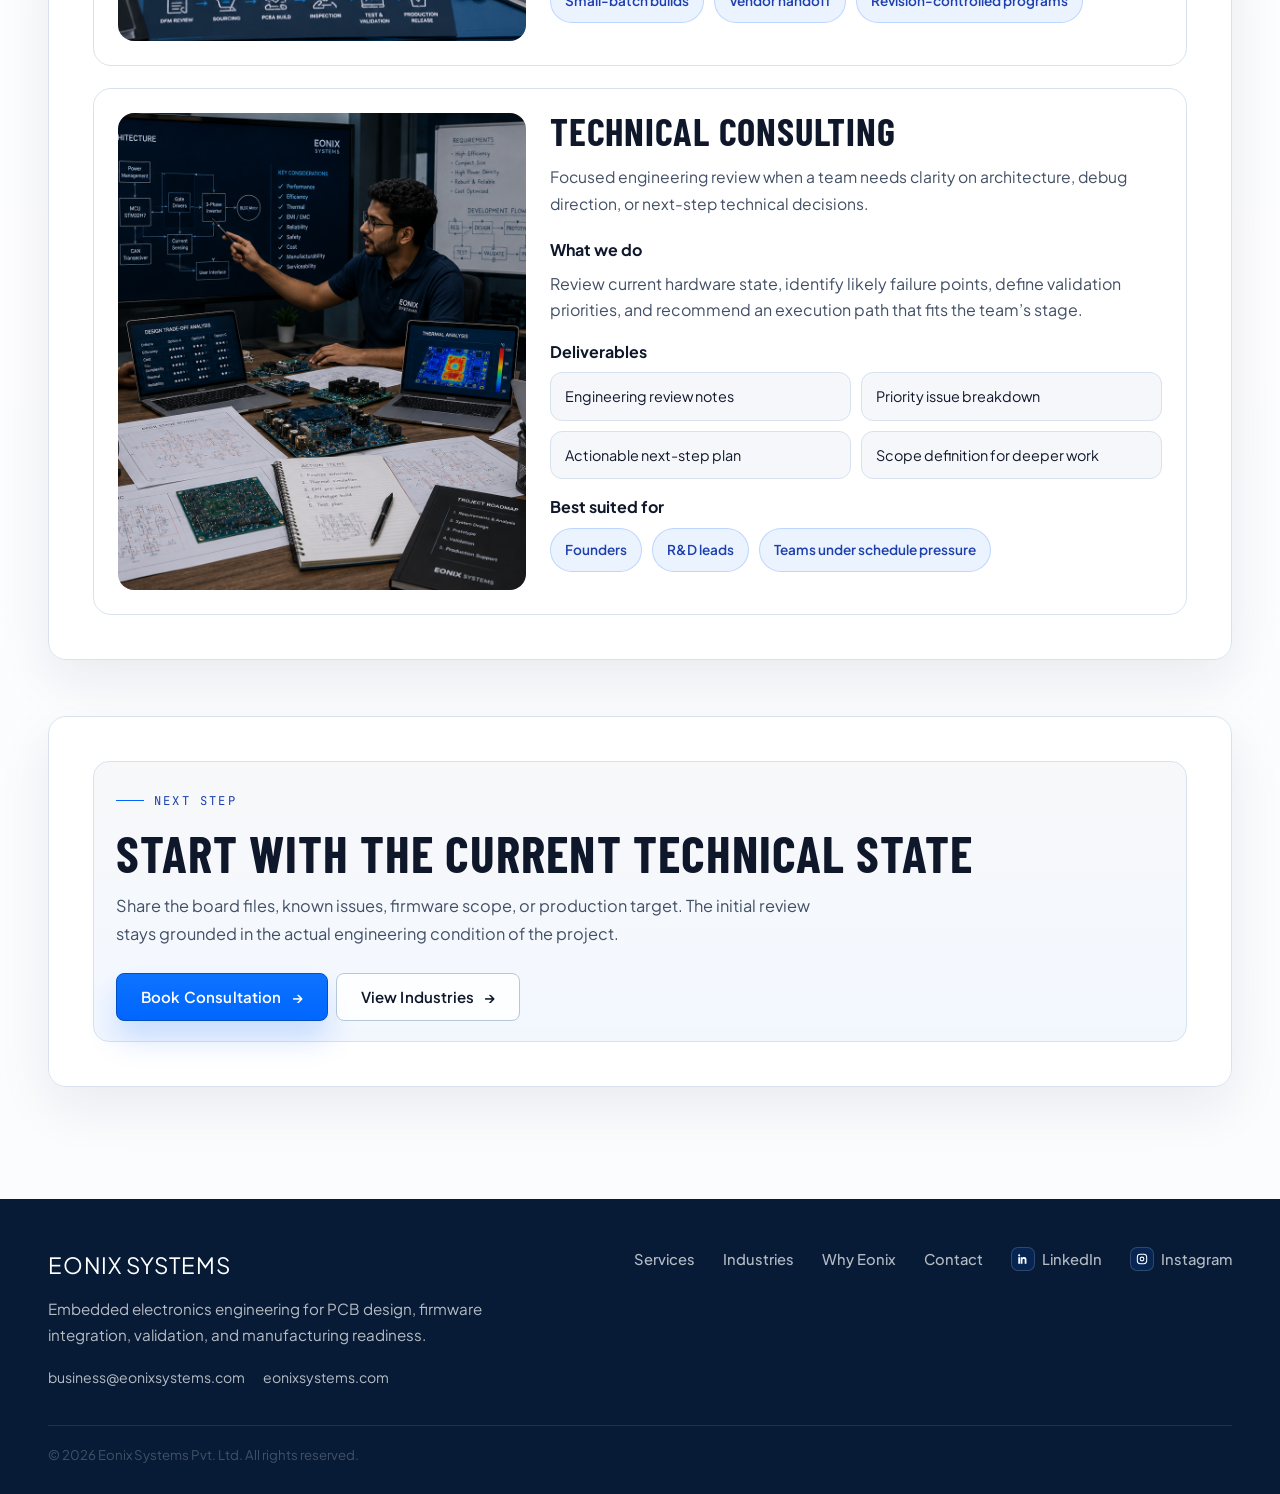
<file: services.html>
<!doctype html>
<html lang="en">

<head>
  <link rel="icon" href="assets/LOGO/Logo Only White.png" type="image/png">
  <meta charset="UTF-8" />
  <meta name="viewport" content="width=device-width, initial-scale=1.0" />
  <meta name="description"
    content="Service blocks from Eonix Systems covering PCB design, embedded firmware, prototyping, manufacturing support, and technical consulting." />
  <meta property="og:title" content="Services | Eonix Systems" />
  <meta property="og:description"
    content="Premium embedded electronics engineering blocks for design, development, validation, and manufacturing handover." />
  <title>Services | Eonix Systems</title>

  <link rel="preconnect" href="https://fonts.googleapis.com" />
  <link rel="preconnect" href="https://fonts.gstatic.com" crossorigin />
  <link
    href="https://fonts.googleapis.com/css2?family=Barlow+Condensed:wght@600;700;800&family=JetBrains+Mono:wght@500;700&family=Plus+Jakarta+Sans:wght@400;500;600;700&display=swap"
    rel="stylesheet" />

  <link rel="stylesheet" href="css/base.css?v=701" />
  <link rel="stylesheet" href="css/layout.css?v=701" />
  <link rel="stylesheet" href="css/nav.css?v=703" />
  <link rel="stylesheet" href="css/animations.css?v=610" />
  <link rel="stylesheet" href="css/footer.css?v=702" />
  <link rel="stylesheet" href="css/home.css?v=701" />
  <link rel="stylesheet" href="css/services.css?v=701" />
</head>

<body>
  <div class="super-grid"></div>

  <nav class="nav-root">
    <div class="nav-inner">
      <a class="nav-logo" href="index.html">
        <img src="assets/LOGO/eonix-logo-nav-white.png" alt="Eonix Systems logo" />
      </a>
      <div class="nav-links">
        <a class="nav-link" href="index.html">Home</a>
        <a class="nav-link nav-active" href="services.html">Services</a>
        <a class="nav-link" href="industries.html">Industries</a>
        <a class="nav-link" href="why-eonix.html">Why Eonix</a>
        <a class="nav-link" href="contact.html">Contact</a>
      </div>
      <button class="nav-toggle" aria-label="Toggle navigation">
        <span></span><span></span><span></span>
      </button>
    </div>
  </nav>

  <main class="page-wrapper blueprint-wrapper">
    <section class="page-hero page-section">
      <div class="home-section-shell reveal">
        <div class="svc-hero-grid">
          <div class="svc-hero-copy">
            <span class="hero-sys-label">Services</span>
            <h1 class="home-title">Engineering Blocks for Embedded Hardware</h1>
            <p class="home-subtitle">
              The scope can be one focused service or a connected workflow from board definition to validation and
              manufacturing handover.
            </p>
            <div class="hero-actions">
              <a class="btn-primary" href="contact.html">Book Consultation <span class="btn-arrow"
                  aria-hidden="true">&rarr;</span></a>
              <a class="btn-secondary" href="#service-stack">View Detailed Scope <span class="btn-arrow"
                  aria-hidden="true">&rarr;</span></a>
            </div>
          </div>
          <div class="svc-hero-media">
            <img src="assets/Home Page/Prototyping General.png" alt="Embedded electronics engineering bench with probes and oscilloscope" />
          </div>
        </div>
      </div>
    </section>

    <div class="home-tech-divider">
      <div class="tech-node"></div>
    </div>

    <section id="service-stack" class="page-section">
      <div class="home-section-shell">
        <div class="home-section-header reveal">
          <span class="home-section-label">Detailed Scope</span>
          <h2 class="home-section-title">Service Areas</h2>
          <p class="home-section-subtitle">
            Each service block is framed around clear engineering work, concrete outputs, and the teams it fits best.
          </p>
        </div>

        <div class="service-stack">
          <article id="pcb-design" class="service-feature reveal">
            <div class="service-feature-media">
              <img src="assets/Home Page/PCB Design General.png" alt="PCB design engineering workstation" />
            </div>
            <div class="service-feature-copy">
              <h3>PCB Design</h3>
              <p>Board design work for embedded systems that need clean layout, practical component choices, and
                reliable manufacturing files.</p>
              <div class="service-list-block">
                <h4>What we do</h4>
                <p>Schematic design, PCB layout, component selection, connector planning, stack-up review, and release
                  preparation for assembled boards.</p>
              </div>
              <div class="service-list-block">
                <h4>Deliverables</h4>
                <ul class="service-feature-list">
                  <li>Schematics</li>
                  <li>PCB layout database</li>
                  <li>Gerber and drill outputs</li>
                  <li>BOM and pick-and-place files</li>
                </ul>
              </div>
              <div class="service-list-block">
                <h4>Best suited for</h4>
                <div class="service-suited">
                  <span>Startups</span><span>Robotics teams</span><span>Industrial systems</span>
                </div>
              </div>
            </div>
          </article>

          <article id="embedded-firmware" class="service-feature reveal">
            <div class="service-feature-media">
              <img src="assets/Home Page/Embedded Programming General.png" alt="Embedded programming and firmware development workstation" />
            </div>
            <div class="service-feature-copy">
              <h3>Embedded Firmware</h3>
              <p>Device-level firmware aligned with the board, peripherals, interfaces, and the real debug behavior of
                the hardware.</p>
              <div class="service-list-block">
                <h4>What we do</h4>
                <p>MCU firmware development, sensor integration, communication drivers, state handling, and
                  bring-up-focused firmware support for STM32, ESP32, and similar platforms.</p>
              </div>
              <div class="service-list-block">
                <h4>Deliverables</h4>
                <ul class="service-feature-list">
                  <li>Firmware source package</li>
                  <li>Peripheral and interface drivers</li>
                  <li>Bring-up notes</li>
                  <li>Programming and validation guidance</li>
                </ul>
              </div>
              <div class="service-list-block">
                <h4>Best suited for</h4>
                <div class="service-suited">
                  <span>IoT hardware</span><span>R&amp;D groups</span><span>Prototype programs</span>
                </div>
              </div>
            </div>
          </article>

          <article id="prototyping" class="service-feature reveal">
            <div class="service-feature-media">
              <img src="assets/Home Page/Prototyping General.png" alt="Prototype bring-up bench for electronics engineering" />
            </div>
            <div class="service-feature-copy">
              <h3>Prototyping</h3>
              <p>Support for turning designed hardware into a working prototype with an organized bring-up and debug
                process.</p>
              <div class="service-list-block">
                <h4>What we do</h4>
                <p>Assembly review, power-on sequencing, debug preparation, test planning, and issue tracking from
                  first boards to stable prototype behavior.</p>
              </div>
              <div class="service-list-block">
                <h4>Deliverables</h4>
                <ul class="service-feature-list">
                  <li>Bring-up checklist</li>
                  <li>Prototype issue log</li>
                  <li>Revision recommendations</li>
                  <li>Validation notes</li>
                </ul>
              </div>
              <div class="service-list-block">
                <h4>Best suited for</h4>
                <div class="service-suited">
                  <span>Early hardware teams</span><span>Research labs</span><span>Custom device projects</span>
                </div>
              </div>
            </div>
          </article>

          <article id="manufacturing-support" class="service-feature reveal">
            <div class="service-feature-media">
              <img src="assets/Home Page/Manufacturing Support General.png" alt="Manufacturing-ready PCB inspection setup" />
            </div>
            <div class="service-feature-copy">
              <h3>Manufacturing Support</h3>
              <p>Output preparation for assembly, inspection, vendor communication, and small-batch repeatability.</p>
              <div class="service-list-block">
                <h4>What we do</h4>
                <p>DFM checks, BOM cleanup, assembly handover support, manufacturing file verification, and test planning
                  so released outputs are usable outside the design environment.</p>
              </div>
              <div class="service-list-block">
                <h4>Deliverables</h4>
                <ul class="service-feature-list">
                  <li>Manufacturing package</li>
                  <li>Assembly reference outputs</li>
                  <li>Procurement-ready BOM</li>
                  <li>Test and inspection guidance</li>
                </ul>
              </div>
              <div class="service-list-block">
                <h4>Best suited for</h4>
                <div class="service-suited">
                  <span>Small-batch builds</span><span>Vendor handoff</span><span>Revision-controlled programs</span>
                </div>
              </div>
            </div>
          </article>

          <article id="technical-consulting" class="service-feature reveal">
            <div class="service-feature-media">
              <img src="assets/Home Page/Technical Consulting General.png" alt="Electronics design review desk with documentation and tooling" />
            </div>
            <div class="service-feature-copy">
              <h3>Technical Consulting</h3>
              <p>Focused engineering review when a team needs clarity on architecture, debug direction, or next-step
                technical decisions.</p>
              <div class="service-list-block">
                <h4>What we do</h4>
                <p>Review current hardware state, identify likely failure points, define validation priorities, and
                  recommend an execution path that fits the team’s stage.</p>
              </div>
              <div class="service-list-block">
                <h4>Deliverables</h4>
                <ul class="service-feature-list">
                  <li>Engineering review notes</li>
                  <li>Priority issue breakdown</li>
                  <li>Actionable next-step plan</li>
                  <li>Scope definition for deeper work</li>
                </ul>
              </div>
              <div class="service-list-block">
                <h4>Best suited for</h4>
                <div class="service-suited">
                  <span>Founders</span><span>R&amp;D leads</span><span>Teams under schedule pressure</span>
                </div>
              </div>
            </div>
          </article>
        </div>
      </div>
    </section>

    <section class="sys-section">
      <div class="sys-container">
        <div class="service-cta-note reveal">
          <span class="sys-eyebrow">Next Step</span>
          <h2 class="sys-title">Start With the Current Technical State</h2>
          <p class="sys-subtitle">Share the board files, known issues, firmware scope, or production target. The initial
            review stays grounded in the actual engineering condition of the project.</p>
          <div class="hero-actions" style="margin-top: 24px;">
            <a class="btn-primary" href="contact.html">Book Consultation <span class="btn-arrow"
                aria-hidden="true">&rarr;</span></a>
            <a class="btn-secondary" href="industries.html">View Industries <span class="btn-arrow"
                aria-hidden="true">&rarr;</span></a>
          </div>
        </div>
      </div>
    </section>
  </main>

  <footer class="footer-root">
    <div class="footer-inner">
      <div class="footer-left">
        <p class="footer-brand">Eonix Systems</p>
        <p class="footer-tagline">Embedded electronics engineering for PCB design, firmware integration, validation,
          and manufacturing readiness.</p>
        <div class="footer-contact">
          <a href="mailto:business@eonixsystems.com">business@eonixsystems.com</a>
          <a href="https://eonixsystems.com" target="_blank" rel="noopener noreferrer">eonixsystems.com</a>
        </div>
      </div>
      <div class="footer-right">
        <div class="footer-links">
          <a class="footer-link" href="services.html">Services</a>
          <a class="footer-link" href="industries.html">Industries</a>
          <a class="footer-link" href="why-eonix.html">Why Eonix</a>
          <a class="footer-link" href="contact.html">Contact</a>
          <a class="footer-link footer-social-link" href="https://www.linkedin.com/company/eonix-systems/?viewAsMember=true" target="_blank"
            rel="noopener noreferrer">
            <span class="social-icon" aria-hidden="true">
              <svg viewBox="0 0 24 24" fill="currentColor">
                <path d="M6.94 8.98H3.88V20h3.06V8.98zM5.41 4a1.78 1.78 0 1 0 0 3.56A1.78 1.78 0 0 0 5.41 4zm8.33 4.73c-1.64 0-2.39.9-2.8 1.53V8.98H8.01V20h3.06v-5.46c0-1.44.27-2.83 2.05-2.83 1.75 0 1.77 1.64 1.77 2.92V20h3.06v-6.05c0-2.97-.64-5.22-4.21-5.22z" />
              </svg>
            </span>
            LinkedIn
          </a>
          <a class="footer-link footer-social-link" href="https://www.instagram.com/eonixsystems/" target="_blank"
            rel="noopener noreferrer">
            <span class="social-icon" aria-hidden="true">
              <svg viewBox="0 0 24 24" fill="none" stroke="currentColor" stroke-width="1.8">
                <rect x="4" y="4" width="16" height="16" rx="5" />
                <circle cx="12" cy="12" r="3.2" />
                <path d="M17.2 6.8h.01" />
              </svg>
            </span>
            Instagram
          </a>
        </div>
      </div>
    </div>
    <div class="footer-bottom">
      <p>&copy; 2026 Eonix Systems Pvt. Ltd. All rights reserved.</p>
    </div>
  </footer>

  <script src="js/scroll-reveal.js?v=611"></script>
  <script src="js/scroll-animations.js?v=604"></script>
  <script src="js/nav.js?v=609"></script>
</body>

</html>
</file>
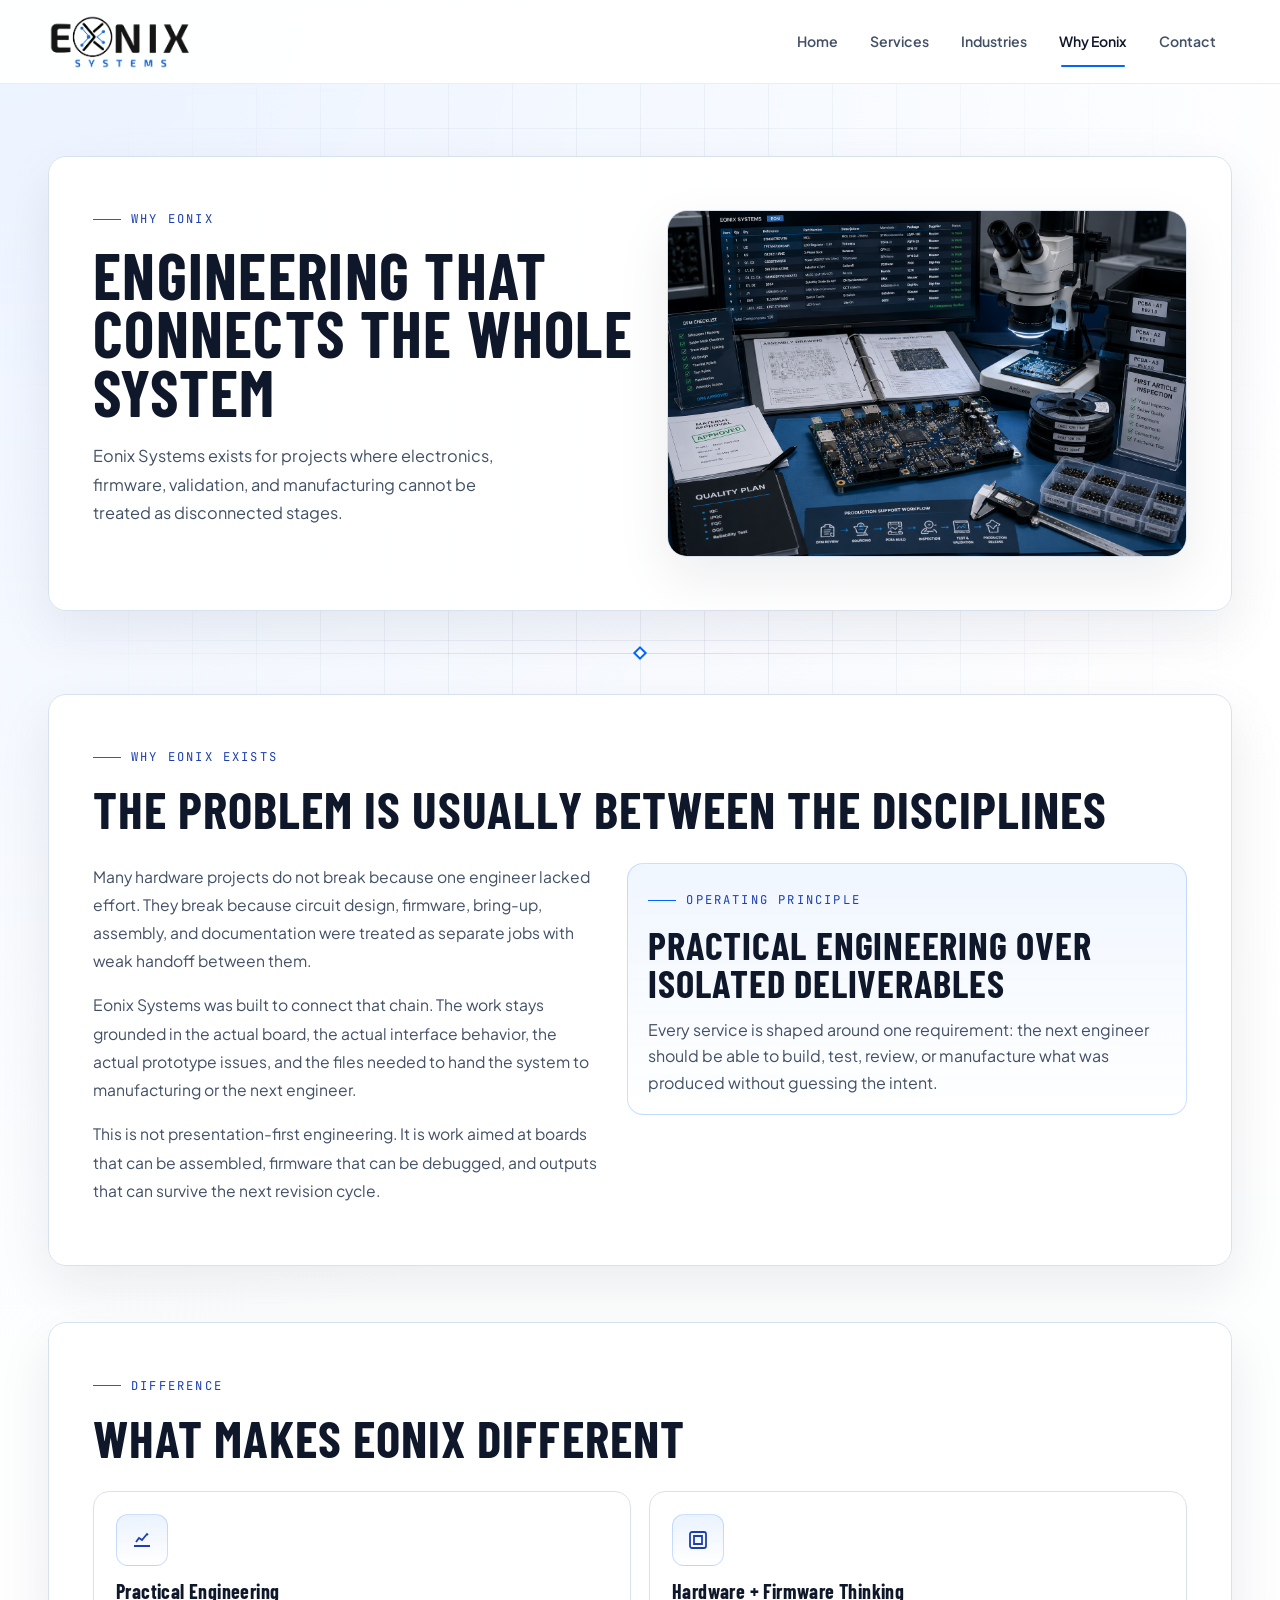
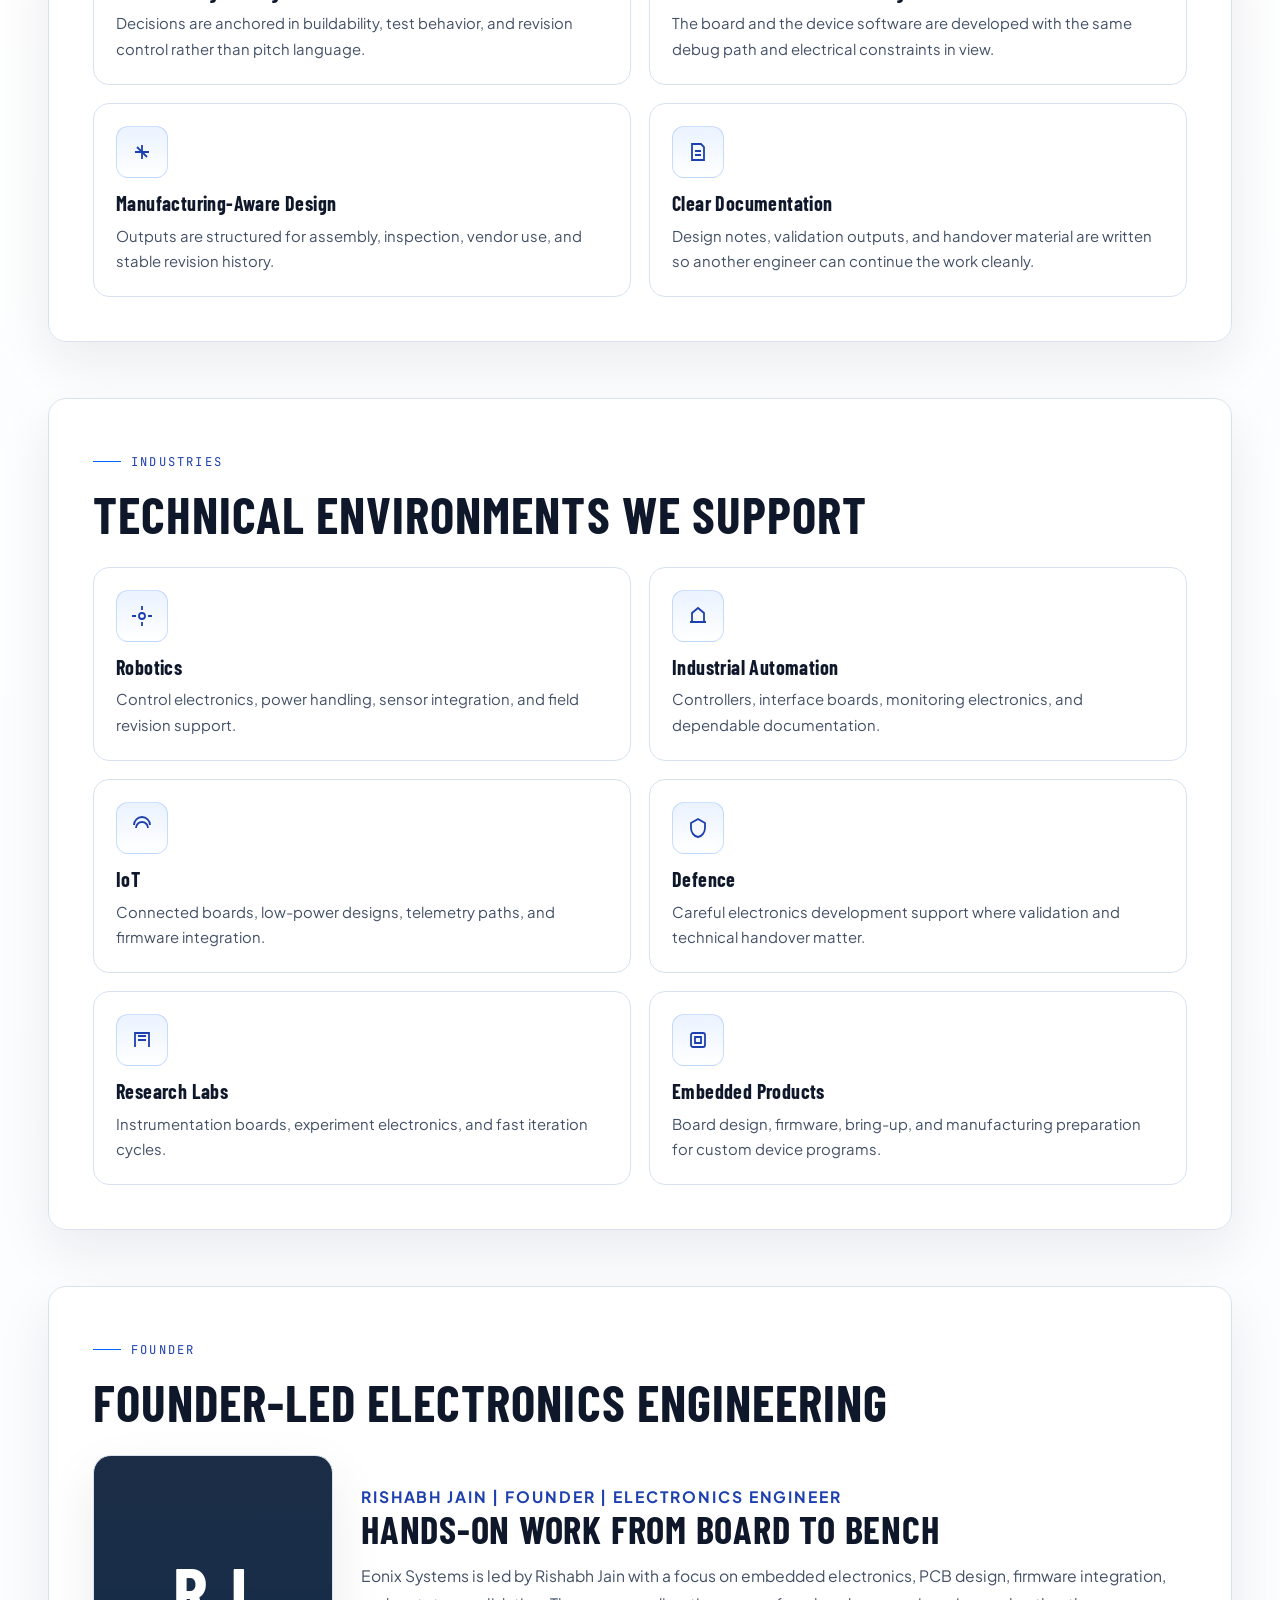
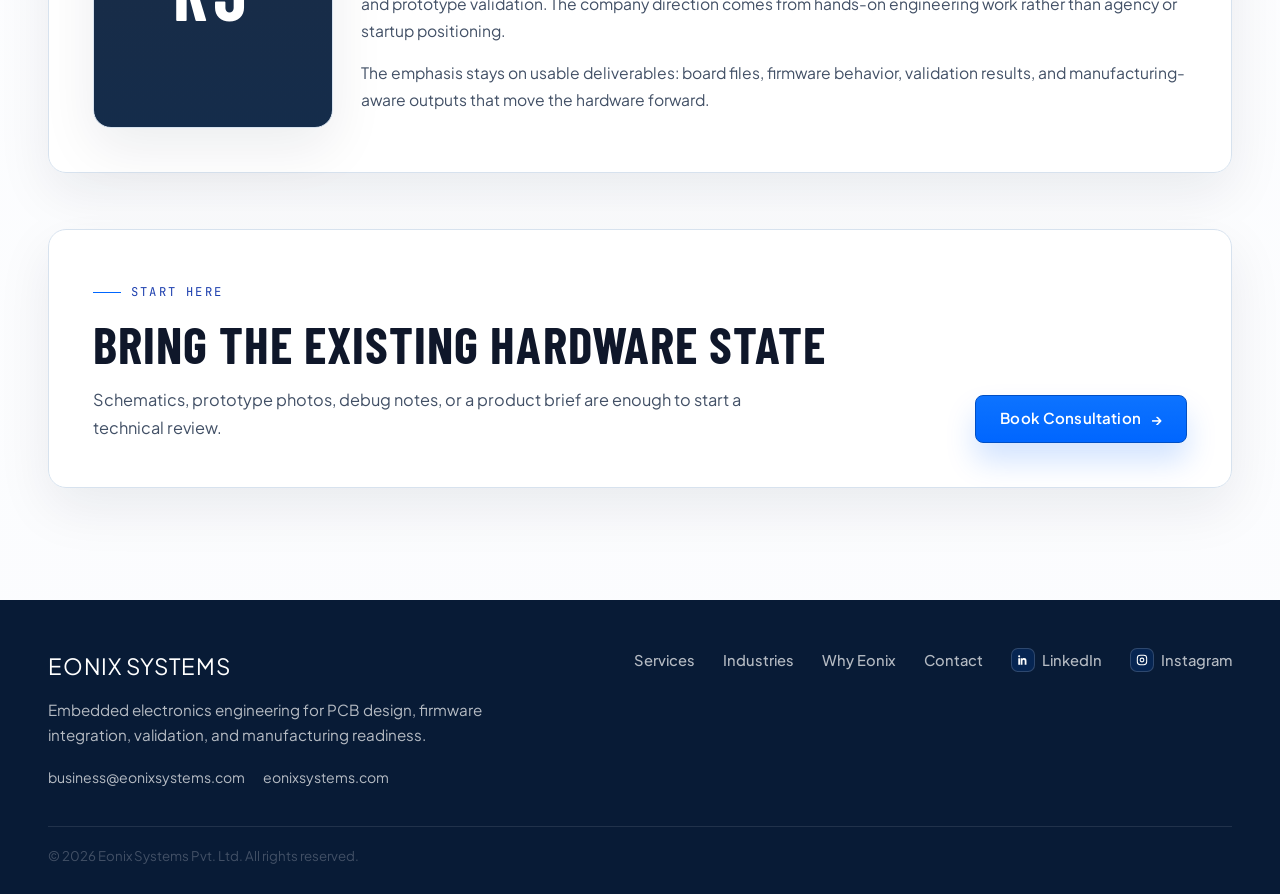
<file: why-eonix.html>
<!doctype html>
<html lang="en">

<head>
  <link rel="icon" href="assets/LOGO/Logo Only White.png" type="image/png">
  <meta charset="UTF-8" />
  <meta name="viewport" content="width=device-width, initial-scale=1.0" />
  <meta name="description"
    content="Why Eonix Systems exists: connected hardware and firmware engineering, manufacturing-aware design, practical documentation, and founder-led embedded systems work." />
  <meta property="og:title" content="Why Eonix | Eonix Systems" />
  <meta property="og:description"
    content="Engineering that connects board design, firmware, validation, and manufacturing readiness." />
  <title>Why Eonix | Eonix Systems</title>

  <link rel="preconnect" href="https://fonts.googleapis.com" />
  <link rel="preconnect" href="https://fonts.gstatic.com" crossorigin />
  <link
    href="https://fonts.googleapis.com/css2?family=Barlow+Condensed:wght@600;700;800&family=JetBrains+Mono:wght@500;700&family=Plus+Jakarta+Sans:wght@400;500;600;700&display=swap"
    rel="stylesheet" />

  <link rel="stylesheet" href="css/base.css?v=701" />
  <link rel="stylesheet" href="css/layout.css?v=701" />
  <link rel="stylesheet" href="css/nav.css?v=703" />
  <link rel="stylesheet" href="css/animations.css?v=610" />
  <link rel="stylesheet" href="css/footer.css?v=702" />
  <link rel="stylesheet" href="css/home.css?v=701" />
  <link rel="stylesheet" href="css/about.css?v=701" />
</head>

<body>
  <div class="super-grid"></div>

  <nav class="nav-root">
    <div class="nav-inner">
      <a class="nav-logo" href="index.html">
        <img src="assets/LOGO/eonix-logo-nav-white.png" alt="Eonix Systems logo" />
      </a>
      <div class="nav-links">
        <a class="nav-link" href="index.html">Home</a>
        <a class="nav-link" href="services.html">Services</a>
        <a class="nav-link" href="industries.html">Industries</a>
        <a class="nav-link nav-active" href="why-eonix.html">Why Eonix</a>
        <a class="nav-link" href="contact.html">Contact</a>
      </div>
      <button class="nav-toggle" aria-label="Toggle navigation">
        <span></span><span></span><span></span>
      </button>
    </div>
  </nav>

  <main class="page-wrapper blueprint-wrapper">
    <section class="page-hero page-section">
      <div class="home-section-shell reveal">
        <div class="about-hero-grid">
          <div>
            <span class="hero-sys-label">Why Eonix</span>
            <h1 class="home-title">Engineering That Connects the Whole System</h1>
            <p class="home-subtitle">
              Eonix Systems exists for projects where electronics, firmware, validation, and manufacturing cannot be
              treated as disconnected stages.
            </p>
          </div>
          <div class="about-hero-media">
            <img src="assets/Home Page/Manufacturing Support General.png" alt="Electronics engineering workspace with microscope and PCB assembly tools" />
          </div>
        </div>
      </div>
    </section>

    <div class="home-tech-divider">
      <div class="tech-node"></div>
    </div>

    <section class="page-section">
      <div class="home-section-shell">
        <div class="home-section-header reveal">
          <span class="home-section-label">Why Eonix Exists</span>
          <h2 class="home-section-title">The Problem Is Usually Between The Disciplines</h2>
        </div>
        <div class="about-story-grid">
          <div class="about-story-copy reveal">
            <p>Many hardware projects do not break because one engineer lacked effort. They break because circuit design,
              firmware, bring-up, assembly, and documentation were treated as separate jobs with weak handoff between
              them.</p>
            <p>Eonix Systems was built to connect that chain. The work stays grounded in the actual board, the actual
              interface behavior, the actual prototype issues, and the files needed to hand the system to manufacturing
              or the next engineer.</p>
            <p>This is not presentation-first engineering. It is work aimed at boards that can be assembled, firmware
              that can be debugged, and outputs that can survive the next revision cycle.</p>
          </div>
          <div class="about-story-note reveal">
            <span class="home-section-label">Operating Principle</span>
            <h3 class="home-section-title" style="font-size: clamp(1.8rem, 3vw, 2.8rem); margin-bottom: 14px;">Practical
              Engineering Over Isolated Deliverables</h3>
            <p>Every service is shaped around one requirement: the next engineer should be able to build, test, review,
              or manufacture what was produced without guessing the intent.</p>
          </div>
        </div>
      </div>
    </section>

    <section class="page-section">
      <div class="home-section-shell">
        <div class="home-section-header reveal">
          <span class="home-section-label">Difference</span>
          <h2 class="home-section-title">What Makes Eonix Different</h2>
        </div>
        <div class="about-values-grid">
          <article class="about-value-card reveal">
            <span class="icon-frame" aria-hidden="true">
              <svg viewBox="0 0 24 24" fill="none" stroke-width="1.8">
                <path d="M4 18h16M6 14l3-4 3 2 5-6 1 1" />
              </svg>
            </span>
            <h3>Practical Engineering</h3>
            <p>Decisions are anchored in buildability, test behavior, and revision control rather than pitch language.</p>
          </article>
          <article class="about-value-card reveal">
            <span class="icon-frame" aria-hidden="true">
              <svg viewBox="0 0 24 24" fill="none" stroke-width="1.8">
                <rect x="4" y="4" width="16" height="16" rx="2" />
                <path d="M8 8h8v8H8z" />
              </svg>
            </span>
            <h3>Hardware + Firmware Thinking</h3>
            <p>The board and the device software are developed with the same debug path and electrical constraints in view.</p>
          </article>
          <article class="about-value-card reveal">
            <span class="icon-frame" aria-hidden="true">
              <svg viewBox="0 0 24 24" fill="none" stroke-width="1.8">
                <path d="M5 12h14M12 5v14" />
                <path d="M7 7l10 10" />
              </svg>
            </span>
            <h3>Manufacturing-Aware Design</h3>
            <p>Outputs are structured for assembly, inspection, vendor use, and stable revision history.</p>
          </article>
          <article class="about-value-card reveal">
            <span class="icon-frame" aria-hidden="true">
              <svg viewBox="0 0 24 24" fill="none" stroke-width="1.8">
                <path d="M6 4h9l3 3v13H6z" />
                <path d="M9 11h6M9 15h6" />
              </svg>
            </span>
            <h3>Clear Documentation</h3>
            <p>Design notes, validation outputs, and handover material are written so another engineer can continue the work cleanly.</p>
          </article>
        </div>
      </div>
    </section>

    <section class="page-section">
      <div class="home-section-shell">
        <div class="home-section-header reveal">
          <span class="home-section-label">Industries</span>
          <h2 class="home-section-title">Technical Environments We Support</h2>
        </div>
        <div class="about-industry-grid">
          <article class="about-industry-card reveal">
            <span class="icon-frame" aria-hidden="true">
              <svg viewBox="0 0 24 24" fill="none" stroke-width="1.8"><circle cx="12" cy="12" r="3" /><path d="M12 2v4M12 18v4M2 12h4M18 12h4" /></svg>
            </span>
            <h3>Robotics</h3>
            <p>Control electronics, power handling, sensor integration, and field revision support.</p>
          </article>
          <article class="about-industry-card reveal">
            <span class="icon-frame" aria-hidden="true">
              <svg viewBox="0 0 24 24" fill="none" stroke-width="1.8"><path d="M4 18h16M6 18V9l6-5 6 5v9" /></svg>
            </span>
            <h3>Industrial Automation</h3>
            <p>Controllers, interface boards, monitoring electronics, and dependable documentation.</p>
          </article>
          <article class="about-industry-card reveal">
            <span class="icon-frame" aria-hidden="true">
              <svg viewBox="0 0 24 24" fill="none" stroke-width="1.8"><path d="M4 9a8 8 0 0 1 16 0" /><path d="M6 12a6 6 0 0 1 12 0" /></svg>
            </span>
            <h3>IoT</h3>
            <p>Connected boards, low-power designs, telemetry paths, and firmware integration.</p>
          </article>
          <article class="about-industry-card reveal">
            <span class="icon-frame" aria-hidden="true">
              <svg viewBox="0 0 24 24" fill="none" stroke-width="1.8"><path d="M12 3l7 4v5c0 4.4-2.9 8.3-7 9-4.1-.7-7-4.6-7-9V7l7-4z" /></svg>
            </span>
            <h3>Defence</h3>
            <p>Careful electronics development support where validation and technical handover matter.</p>
          </article>
          <article class="about-industry-card reveal">
            <span class="icon-frame" aria-hidden="true">
              <svg viewBox="0 0 24 24" fill="none" stroke-width="1.8"><path d="M5 19V5h14v14" /><path d="M8 8h8M8 12h8" /></svg>
            </span>
            <h3>Research Labs</h3>
            <p>Instrumentation boards, experiment electronics, and fast iteration cycles.</p>
          </article>
          <article class="about-industry-card reveal">
            <span class="icon-frame" aria-hidden="true">
              <svg viewBox="0 0 24 24" fill="none" stroke-width="1.8"><rect x="5" y="5" width="14" height="14" rx="2" /><path d="M9 9h6v6H9z" /></svg>
            </span>
            <h3>Embedded Products</h3>
            <p>Board design, firmware, bring-up, and manufacturing preparation for custom device programs.</p>
          </article>
        </div>
      </div>
    </section>

    <section class="page-section">
      <div class="home-section-shell">
        <div class="home-section-header reveal">
          <span class="home-section-label">Founder</span>
          <h2 class="home-section-title">Founder-Led Electronics Engineering</h2>
        </div>
        <div class="founder-grid">
          <div class="founder-photo-placeholder reveal">
            <span>RJ</span>
          </div>
          <div class="founder-details reveal">
            <p class="founder-role">Rishabh Jain | Founder | Electronics Engineer</p>
            <h3>Hands-On Work From Board To Bench</h3>
            <p>Eonix Systems is led by Rishabh Jain with a focus on embedded electronics, PCB design, firmware
              integration, and prototype validation. The company direction comes from hands-on engineering work rather
              than agency or startup positioning.</p>
            <p>The emphasis stays on usable deliverables: board files, firmware behavior, validation results, and
              manufacturing-aware outputs that move the hardware forward.</p>
          </div>
        </div>
      </div>
    </section>

    <section class="sys-section">
      <div class="sys-container">
        <div class="cta-band reveal">
          <div>
            <span class="sys-eyebrow">Start Here</span>
            <h2 class="sys-title">Bring the Existing Hardware State</h2>
            <p class="home-section-subtitle">Schematics, prototype photos, debug notes, or a product brief are enough to
              start a technical review.</p>
          </div>
          <div class="hero-actions">
            <a class="btn-primary" href="contact.html">Book Consultation <span class="btn-arrow"
                aria-hidden="true">&rarr;</span></a>
          </div>
        </div>
      </div>
    </section>
  </main>

  <footer class="footer-root">
    <div class="footer-inner">
      <div class="footer-left">
        <p class="footer-brand">Eonix Systems</p>
        <p class="footer-tagline">Embedded electronics engineering for PCB design, firmware integration, validation,
          and manufacturing readiness.</p>
        <div class="footer-contact">
          <a href="mailto:business@eonixsystems.com">business@eonixsystems.com</a>
          <a href="https://eonixsystems.com" target="_blank" rel="noopener noreferrer">eonixsystems.com</a>
        </div>
      </div>
      <div class="footer-right">
        <div class="footer-links">
          <a class="footer-link" href="services.html">Services</a>
          <a class="footer-link" href="industries.html">Industries</a>
          <a class="footer-link" href="why-eonix.html">Why Eonix</a>
          <a class="footer-link" href="contact.html">Contact</a>
          <a class="footer-link footer-social-link" href="https://www.linkedin.com/company/eonix-systems/?viewAsMember=true" target="_blank"
            rel="noopener noreferrer">
            <span class="social-icon" aria-hidden="true">
              <svg viewBox="0 0 24 24" fill="currentColor">
                <path d="M6.94 8.98H3.88V20h3.06V8.98zM5.41 4a1.78 1.78 0 1 0 0 3.56A1.78 1.78 0 0 0 5.41 4zm8.33 4.73c-1.64 0-2.39.9-2.8 1.53V8.98H8.01V20h3.06v-5.46c0-1.44.27-2.83 2.05-2.83 1.75 0 1.77 1.64 1.77 2.92V20h3.06v-6.05c0-2.97-.64-5.22-4.21-5.22z" />
              </svg>
            </span>
            LinkedIn
          </a>
          <a class="footer-link footer-social-link" href="https://www.instagram.com/eonixsystems/" target="_blank"
            rel="noopener noreferrer">
            <span class="social-icon" aria-hidden="true">
              <svg viewBox="0 0 24 24" fill="none" stroke="currentColor" stroke-width="1.8">
                <rect x="4" y="4" width="16" height="16" rx="5" />
                <circle cx="12" cy="12" r="3.2" />
                <path d="M17.2 6.8h.01" />
              </svg>
            </span>
            Instagram
          </a>
        </div>
      </div>
    </div>
    <div class="footer-bottom">
      <p>&copy; 2026 Eonix Systems Pvt. Ltd. All rights reserved.</p>
    </div>
  </footer>

  <script src="js/scroll-reveal.js?v=611"></script>
  <script src="js/scroll-animations.js?v=604"></script>
  <script src="js/nav.js?v=609"></script>
</body>

</html>
</file>
<file: css/base.css>
/* =============================================================================
   BASE.CSS
   Shared tokens, typography, buttons, and low-level surfaces.
   ============================================================================= */

@import url('https://fonts.googleapis.com/css2?family=Barlow+Condensed:wght@600;700;800&family=JetBrains+Mono:wght@500;700&family=Plus+Jakarta+Sans:wght@400;500;600;700&display=swap');

* {
    margin: 0;
    padding: 0;
    box-sizing: border-box;
}

html {
    width: 100%;
    overflow-x: clip;
    scroll-behavior: smooth;
}

:root {
    --surface-0: #ffffff;
    --surface-1: #f5f7fa;
    --surface-2: #edf2f7;
    --surface-3: #dde6f0;
    --navy: #081b36;
    --navy-soft: #102847;
    --navy-deep: #051227;

    --text-primary: #0f172a;
    --text-secondary: #425066;
    --text-muted: #68768d;
    --text-on-dark: rgba(255, 255, 255, 0.92);
    --text-on-dark-soft: rgba(255, 255, 255, 0.7);

    --border-subtle: #d7e2ee;
    --border-strong: #b7c7da;

    --accent: #0066ff;
    --accent-strong: #1e40af;
    --accent-dark: #004fc5;
    --accent-soft: rgba(0, 102, 255, 0.08);
    --accent-line: rgba(0, 102, 255, 0.2);

    --shadow-sm: 0 10px 24px rgba(8, 27, 54, 0.05);
    --shadow-md: 0 20px 54px rgba(8, 27, 54, 0.08);
    --shadow-lg: 0 30px 80px rgba(8, 27, 54, 0.12);

    --nav-height: 84px;
    --section-spacing: 112px;
}

body {
    min-width: 320px;
    background:
        radial-gradient(circle at top left, rgba(0, 102, 255, 0.08) 0%, transparent 32%),
        linear-gradient(180deg, #ffffff 0%, #fbfcfe 100%);
    color: var(--text-secondary);
    font-family: 'Plus Jakarta Sans', system-ui, sans-serif;
    line-height: 1.65;
    -webkit-font-smoothing: antialiased;
    overflow-x: clip;
}

.super-grid {
    position: fixed;
    inset: 0;
    z-index: -1;
    pointer-events: none;
    background-image:
        linear-gradient(rgba(117, 140, 168, 0.12) 1px, transparent 1px),
        linear-gradient(90deg, rgba(117, 140, 168, 0.12) 1px, transparent 1px);
    background-size: 64px 64px;
    mask-image: radial-gradient(circle at center, black 28%, transparent 82%);
}

img {
    display: block;
    max-width: 100%;
}

p {
    color: var(--text-secondary);
}

h1,
h2,
h3,
h4,
h5,
h6 {
    color: var(--text-primary);
    font-family: 'Barlow Condensed', 'Plus Jakarta Sans', sans-serif;
    font-weight: 700;
    line-height: 0.98;
    letter-spacing: 0.02em;
}

a {
    color: inherit;
    text-decoration: none;
    transition: color 0.2s ease, border-color 0.2s ease, background-color 0.2s ease;
}

button,
input,
select,
textarea {
    font: inherit;
}

.btn-primary,
.btn-secondary {
    display: inline-flex;
    align-items: center;
    justify-content: center;
    gap: 10px;
    min-height: 48px;
    padding: 0 24px;
    border-radius: 8px;
    font-size: 0.94rem;
    font-weight: 600;
    letter-spacing: 0.01em;
    cursor: pointer;
    transition: transform 0.2s ease, box-shadow 0.2s ease, border-color 0.2s ease, background-color 0.2s ease;
}

.btn-primary {
    border: 1px solid var(--accent-dark);
    background: linear-gradient(180deg, #0d73ff 0%, var(--accent) 100%);
    color: #ffffff;
    box-shadow: 0 18px 30px rgba(0, 102, 255, 0.18);
}

.btn-primary:hover {
    transform: translateY(-2px);
    background: linear-gradient(180deg, #0b6df3 0%, var(--accent-dark) 100%);
    box-shadow: 0 20px 34px rgba(0, 102, 255, 0.24);
}

.btn-secondary {
    border: 1px solid var(--border-strong);
    background: rgba(255, 255, 255, 0.88);
    color: var(--text-primary);
}

.btn-secondary:hover {
    transform: translateY(-2px);
    border-color: var(--accent-line);
    background: #ffffff;
}

.btn-arrow {
    line-height: 1;
    transition: transform 0.18s ease;
}

.btn-primary:hover .btn-arrow,
.btn-secondary:hover .btn-arrow {
    transform: translateX(3px);
}

.card-surface {
    background: var(--surface-0);
    border: 1px solid var(--border-subtle);
    border-radius: 14px;
    box-shadow: var(--shadow-sm);
}

.sr-only {
    position: absolute;
    width: 1px;
    height: 1px;
    padding: 0;
    margin: -1px;
    overflow: hidden;
    clip: rect(0, 0, 0, 0);
    white-space: nowrap;
    border: 0;
}

@media (max-width: 768px) {
    .btn-primary,
    .btn-secondary {
        width: 100%;
    }
}
</file>
<file: css/layout.css>
/* =============================================================================
   LAYOUT.CSS
   Shared page spacing and hero rhythm.
   ============================================================================= */

.page-wrapper {
    padding-top: var(--nav-height);
    min-height: calc(100vh - var(--nav-height));
}

.blueprint-wrapper {
    position: relative;
}

.page-section {
    width: min(1280px, calc(100% - 96px));
    margin-left: auto;
    margin-right: auto;
}

.page-section:not(.page-hero) {
    margin-bottom: 56px;
}

.page-hero {
    padding-top: 72px;
    padding-bottom: 42px;
}

.page-shell {
    background: rgba(255, 255, 255, 0.94);
    border: 1px solid var(--border-subtle);
    border-radius: 18px;
    box-shadow: var(--shadow-md);
}

@media (max-width: 1024px) {
    .page-section {
        width: min(1280px, calc(100% - 48px));
    }

    .page-hero {
        padding-top: 56px;
    }
}

@media (max-width: 768px) {
    .page-section {
        width: calc(100% - 32px);
    }

    .page-section:not(.page-hero) {
        margin-bottom: 40px;
    }

    .page-hero {
        padding-top: 40px;
        padding-bottom: 28px;
    }
}
</file>
<file: css/nav.css>
/* =============================================================================
   NAV.CSS
   Fixed navigation with light shell and restrained active state.
   ============================================================================= */

.nav-root {
    position: fixed;
    top: 0;
    left: 0;
    width: 100%;
    height: var(--nav-height);
    background: rgba(255, 255, 255, 0.94);
    border-bottom: 1px solid rgba(8, 27, 54, 0.08);
    backdrop-filter: blur(10px);
    -webkit-backdrop-filter: blur(10px);
    z-index: 1000;
}

.nav-inner {
    width: min(1400px, calc(100% - 96px));
    height: 100%;
    margin: 0 auto;
    display: flex;
    align-items: center;
    justify-content: space-between;
}

.nav-logo {
    display: flex;
    align-items: center;
    flex-shrink: 0;
}

.nav-logo img {
    width: auto;
    height: 56px;
}

.nav-links {
    position: relative;
    display: flex;
    align-items: stretch;
    height: 100%;
}

.nav-link {
    display: inline-flex;
    align-items: center;
    padding: 0 16px;
    color: var(--text-secondary);
    font-size: 0.88rem;
    font-weight: 600;
}

.nav-link:hover {
    color: var(--text-primary);
}

.nav-active {
    color: var(--text-primary);
}

.nav-slider {
    position: absolute;
    left: 0;
    bottom: 16px;
    height: 2px;
    border-radius: 999px;
    background: var(--accent);
    transition: transform 0.3s cubic-bezier(0.25, 1, 0.5, 1), width 0.3s cubic-bezier(0.25, 1, 0.5, 1), opacity 0.2s ease;
    pointer-events: none;
}

.nav-toggle {
    display: none;
    border: 0;
    background: transparent;
    cursor: pointer;
    padding: 4px;
}

.nav-toggle span {
    display: block;
    width: 22px;
    height: 2px;
    margin: 4px 0;
    background: var(--navy);
}

@media (max-width: 1024px) {
    :root {
        --nav-height: 72px;
    }

    .nav-inner {
        width: calc(100% - 32px);
    }

    .nav-logo img {
        content: url("../assets/LOGO/Logo Only Black Transparent.png");
        height: 46px;
    }

    .nav-links {
        position: absolute;
        top: var(--nav-height);
        left: 0;
        width: 100%;
        height: auto;
        display: none;
        flex-direction: column;
        background: rgba(255, 255, 255, 0.98);
        border-bottom: 1px solid var(--border-subtle);
        box-shadow: var(--shadow-md);
    }

    .nav-links.open {
        display: flex;
    }

    .nav-link {
        width: 100%;
        padding: 18px 24px;
        border-top: 1px solid rgba(8, 27, 54, 0.06);
    }

    .nav-active {
        border-left: 3px solid var(--accent);
        padding-left: 21px;
    }

    .nav-slider {
        display: none !important;
    }

    .nav-toggle {
        display: block;
    }
}
</file>
<file: css/animations.css>
/* =============================================================================
   ANIMATIONS.CSS — Scroll Reveal & Motion System
   =============================================================================
   HOW SCROLL REVEAL WORKS:
   1. Add class "reveal" to any element you want to fade in on scroll
   2. js/scroll-reveal.js adds ".is-visible" when it enters the viewport
   3. The CSS transition here does the visual animation

   STAGGERED DELAY: Add style="--delay: 200ms;" to stagger elements.

   PHILOSOPHY: Very subtle. Fade-in / slide-up only. No pulsing, no glowing.
   ============================================================================= */

/* =========================
   SCROLL REVEAL — VARIANTS
   ========================= */

.reveal {
    --reveal-y: 16px;
    opacity: 0;
    transform: translateY(var(--reveal-y));
    transition:
        opacity 0.55s ease-out,
        transform 0.55s cubic-bezier(0.22, 1, 0.36, 1);
}

.reveal.is-visible {
    opacity: 1;
    transform: translateY(0);
}

.reveal-left {
    opacity: 0;
    transform: translateX(-24px);
}
.reveal-left.is-visible {
    opacity: 1;
    transform: translateX(0);
}

.reveal-right {
    opacity: 0;
    transform: translateX(24px);
}
.reveal-right.is-visible {
    opacity: 1;
    transform: translateX(0);
}

.reveal-scale {
    opacity: 0;
    transform: scale(0.97);
}
.reveal-scale.is-visible {
    opacity: 1;
    transform: scale(1);
}

/* Stagger delay support via CSS custom prop */
.reveal[style] {
    transition-delay: var(--delay, 0ms);
}

/* =========================
   HERO ANIMATED GRID
   Very faint — barely visible, NOT a neon laser grid.
   ========================= */

.hero-animated-grid {
    position: relative;
    overflow: hidden;
}

.hero-animated-grid::before {
    content: '';
    position: absolute;
    inset: -50%;
    z-index: 0;
    background-image:
        linear-gradient(rgba(255,255,255,0.015) 1px, transparent 1px),
        linear-gradient(90deg, rgba(255,255,255,0.015) 1px, transparent 1px);
    background-size: 64px 64px;
    animation: gridMove 60s linear infinite;
    mask-image: radial-gradient(ellipse at center, black 10%, transparent 55%);
    pointer-events: none;
}

@keyframes gridMove {
    0%   { background-position: 0% 0%; }
    100% { background-position: 100% 100%; }
}

/* =========================
   CONNECTOR LINE
   (Home page: Power/Sensor/Actuator connectors)
   ========================= */

/* NOTE: connector-line is now a thin grey line, not cyan.
   Overrides are in home.css. This base just handles the reveal animation. */
.connector-line {
    /* No box-shadow glow — plain thin line */
    transition: opacity 0.5s ease;
}
.connector-line.is-visible {
    opacity: 1;
}

/* =========================
   REDUCED MOTION
   ========================= */

@media (prefers-reduced-motion: reduce) {
    .reveal,
    .reveal-left,
    .reveal-right,
    .reveal-scale {
        opacity: 1;
        transform: none;
        transition: none;
        animation: none;
    }
}
</file>
<file: css/footer.css>
/* =============================================================================
   FOOTER.CSS
   Dark footer for contact and route summary.
   ============================================================================= */

.footer-root {
    margin-top: var(--section-spacing);
    background: var(--navy);
    color: var(--text-on-dark);
}

.footer-inner,
.footer-bottom {
    width: min(1400px, calc(100% - 96px));
    margin: 0 auto;
}

.footer-inner {
    padding: 48px 0 36px;
    display: flex;
    justify-content: space-between;
    gap: 40px;
}

.footer-brand {
    color: #ffffff;
    font-size: 1.4rem;
    letter-spacing: 0.04em;
    text-transform: uppercase;
}

.footer-tagline {
    margin-top: 12px;
    max-width: 440px;
    color: var(--text-on-dark-soft);
    font-size: 0.95rem;
    line-height: 1.7;
}

.footer-contact {
    display: flex;
    flex-wrap: wrap;
    gap: 18px;
    margin-top: 18px;
    color: var(--text-on-dark-soft);
    font-size: 0.88rem;
}

.footer-contact a:hover,
.footer-link:hover {
    color: #ffffff;
}

.footer-right {
    display: flex;
    flex-direction: column;
    align-items: flex-end;
    gap: 14px;
}

.footer-links {
    display: flex;
    flex-wrap: wrap;
    justify-content: flex-end;
    gap: 18px 28px;
}

.footer-link {
    display: inline-flex;
    align-items: center;
    gap: 7px;
    color: var(--text-on-dark-soft);
    font-size: 0.92rem;
    font-weight: 500;
}

.footer-social-link .social-icon {
    display: inline-flex;
    align-items: center;
    justify-content: center;
    width: 24px;
    height: 24px;
    border: 1px solid rgba(255, 255, 255, 0.16);
    border-radius: 7px;
    color: #ffffff;
    background: rgba(0, 102, 255, 0.14);
}

.footer-social-link .social-icon svg {
    width: 14px;
    height: 14px;
}

.footer-bottom {
    padding: 18px 0 28px;
    border-top: 1px solid rgba(255, 255, 255, 0.1);
    color: rgba(255, 255, 255, 0.58);
    font-size: 0.83rem;
}

@media (max-width: 1024px) {
    .footer-inner,
    .footer-bottom {
        width: calc(100% - 48px);
    }
}

@media (max-width: 768px) {
    .footer-inner,
    .footer-bottom {
        width: calc(100% - 32px);
    }

    .footer-inner {
        padding: 40px 0 28px;
        flex-direction: column;
        gap: 28px;
    }

    .footer-right {
        align-items: flex-start;
    }

    .footer-links {
        justify-content: flex-start;
    }

    .footer-contact {
        flex-direction: column;
        gap: 8px;
    }
}
</file>
<file: css/home.css>
/* =============================================================================
   HOME.CSS
   Shared page components plus homepage sections.
   ============================================================================= */

.home-title,
.home-section-title,
.sys-title {
    text-transform: uppercase;
}

.hero-sys-label,
.home-section-label,
.sys-eyebrow {
    display: inline-flex;
    align-items: center;
    gap: 10px;
    margin-bottom: 16px;
    color: var(--accent-strong);
    font-family: 'JetBrains Mono', monospace;
    font-size: 0.76rem;
    letter-spacing: 0.18em;
    text-transform: uppercase;
}

.hero-sys-label::before,
.home-section-label::before,
.sys-eyebrow::before {
    content: "";
    width: 28px;
    height: 1px;
    background: var(--accent);
}

.home-title {
    font-size: clamp(3.8rem, 5vw, 5rem);
    line-height: 0.92;
    max-width: none;
    margin-bottom: 20px;
}

.home-title .title-line,
.home-title .title-accent {
    display: block;
}

.home-title .title-accent {
    color: var(--accent);
}

.home-subtitle,
.sys-subtitle,
.home-section-subtitle {
    font-size: 1.02rem;
    line-height: 1.75;
    color: var(--text-secondary);
}

.home-subtitle {
    max-width: 34ch;
    margin-bottom: 38px;
}

.hero-actions {
    display: flex;
    flex-wrap: wrap;
    gap: 8px;
}

.home-tech-divider {
    width: min(1280px, calc(100% - 96px));
    height: 1px;
    margin: 0 auto 40px;
    background: linear-gradient(90deg, transparent, rgba(8, 27, 54, 0.12), transparent);
    position: relative;
}

.tech-node {
    position: absolute;
    top: 50%;
    left: 50%;
    width: 10px;
    height: 10px;
    border: 2px solid var(--accent);
    background: #ffffff;
    transform: translate(-50%, -50%) rotate(45deg);
}

.home-section-shell,
.sys-container {
    padding: 44px;
    background: rgba(255, 255, 255, 0.96);
    border: 1px solid var(--border-subtle);
    border-radius: 18px;
    box-shadow: var(--shadow-md);
}

.home-section-shell:not(.reveal),
.sys-container {
    opacity: 0;
    transform: translateY(18px);
    transition: opacity 0.7s ease, transform 0.7s cubic-bezier(0.22, 1, 0.36, 1);
}

.home-section-shell.is-visible,
.sys-container.is-visible {
    opacity: 1;
    transform: translateY(0);
}

.home-section-header,
.sys-header {
    margin-bottom: 28px;
}

.home-section-title,
.sys-title {
    font-size: clamp(2.1rem, 4vw, 3.5rem);
    line-height: 1;
}

.home-section-subtitle,
.sys-subtitle {
    max-width: 58ch;
    margin-top: 14px;
}

.sys-section {
    width: min(1280px, calc(100% - 96px));
    margin: 0 auto 56px;
}

.icon-frame {
    display: inline-flex;
    align-items: center;
    justify-content: center;
    width: 52px;
    height: 52px;
    border-radius: 12px;
    border: 1px solid var(--accent-line);
    background: linear-gradient(180deg, rgba(0, 102, 255, 0.08) 0%, rgba(255, 255, 255, 0.8) 100%);
    color: var(--accent-strong);
    flex-shrink: 0;
}

.icon-frame svg {
    width: 24px;
    height: 24px;
    stroke: currentColor;
}

.home-hero {
    position: relative;
    padding-top: 44px;
    padding-bottom: 28px;
}

.home-hero-shell {
    min-height: 700px;
    overflow: hidden;
    background:
        linear-gradient(120deg, #081b36 0%, #071a35 58%, #0a2447 100%);
    border: 1px solid rgba(255, 255, 255, 0.06);
    border-radius: 24px;
    box-shadow: var(--shadow-lg);
}

.home-hero-layout {
    display: grid;
    grid-template-rows: auto auto;
    gap: 46px;
    min-height: 100%;
    padding: 54px 46px 36px;
    position: relative;
}

.home-hero-copy,
.home-hero-media,
.home-hero-main,
.hero-proof-strip {
    position: relative;
    z-index: 1;
}

.home-hero-main {
    display: grid;
    grid-template-columns: minmax(280px, 0.68fr) minmax(620px, 1.32fr);
    gap: 44px;
    align-items: center;
    min-height: 460px;
}

.home-hero-copy {
    padding: 20px 0 28px 0;
}

.home-hero-copy .hero-sys-label,
.home-hero-copy .home-title,
.home-hero-copy .home-subtitle {
    color: #ffffff;
}

.home-hero-copy .hero-sys-label {
    color: rgba(255, 255, 255, 0.75);
}

.home-hero-copy .hero-sys-label::before {
    background: rgba(255, 255, 255, 0.4);
}

.home-hero-copy .home-subtitle {
    color: rgba(255, 255, 255, 0.74);
}

.hero-metrics {
    display: grid;
    grid-template-columns: repeat(3, minmax(0, 1fr));
    gap: 12px;
    margin-top: 28px;
}

.hero-metric {
    padding: 14px 16px;
    border: 1px solid rgba(255, 255, 255, 0.12);
    border-radius: 12px;
    background: rgba(255, 255, 255, 0.05);
}

.hero-metric strong {
    display: block;
    color: #ffffff;
    font-size: 0.86rem;
    letter-spacing: 0.1em;
    text-transform: uppercase;
}

.hero-metric span {
    display: block;
    margin-top: 8px;
    color: rgba(255, 255, 255, 0.68);
    font-size: 0.84rem;
    line-height: 1.55;
}

.home-hero-media {
    min-width: 0;
    height: 420px;
    display: flex;
    align-items: center;
}

.hero-stage-visual {
    width: 100%;
    display: grid;
    grid-template-columns: repeat(4, minmax(0, 1fr));
    gap: 8px;
    align-items: center;
    justify-content: stretch;
    padding: 0 18px;
}

.hero-stage-panel {
    position: relative;
    display: grid;
    height: 420px;
    min-width: 0;
    overflow: hidden;
    border: 1px solid rgba(255, 255, 255, 0.18);
    border-radius: 10px;
    background: rgba(255, 255, 255, 0.05);
    transform: skewX(-6deg);
}

.hero-stage-panel + .hero-stage-panel {
    box-shadow: -2px 0 0 rgba(0, 102, 255, 0.46);
}

.hero-stage-panel img {
    grid-area: 1 / 1;
    width: 126%;
    height: 100%;
    max-width: none;
    object-fit: cover;
    object-position: center;
    transform: translateX(-9%) skewX(6deg) scale(1.12);
}

.hero-stage-label {
    grid-area: 1 / 1;
    align-self: end;
    z-index: 2;
    min-height: 108px;
    padding: 22px 18px 20px 22px;
    background: rgba(8, 27, 54, 0.94);
    border-top: 1px solid rgba(255, 255, 255, 0.12);
    color: #ffffff;
}

.hero-stage-label strong {
    display: block;
    font-size: 0.78rem;
    line-height: 1.2;
    text-transform: uppercase;
    color: #ffffff;
    transform: skewX(6deg);
    transform-origin: left bottom;
}

.hero-stage-label span {
    display: block;
    margin-top: 5px;
    color: rgba(255, 255, 255, 0.78);
    font-size: 0.82rem;
    line-height: 1.35;
    transform: skewX(6deg);
    transform-origin: left top;
}

.hero-proof-icon {
    display: inline-flex;
    align-items: center;
    justify-content: center;
    flex-shrink: 0;
    color: #ffffff;
}

.hero-proof-icon svg {
    width: 24px;
    height: 24px;
    stroke: currentColor;
}

.hero-proof-item strong {
    display: block;
    font-size: 0.78rem;
    line-height: 1.2;
    text-transform: uppercase;
    color: #ffffff;
}

.hero-proof-item span {
    display: block;
    margin-top: 4px;
    color: rgba(255, 255, 255, 0.76);
    font-size: 0.82rem;
    line-height: 1.45;
}

.hero-proof-strip {
    display: grid;
    grid-template-columns: repeat(4, minmax(0, 1fr));
    gap: 18px;
    padding-top: 26px;
    border-top: 1px solid rgba(255, 255, 255, 0.12);
}

.hero-proof-item {
    display: grid;
    grid-template-columns: auto minmax(0, 1fr);
    gap: 14px;
    align-items: center;
    min-width: 0;
    padding-right: 18px;
    border-right: 1px solid rgba(255, 255, 255, 0.1);
}

.hero-proof-item:last-child {
    border-right: 0;
    padding-right: 0;
}

.hero-proof-icon {
    width: 44px;
    height: 44px;
    color: #5aa1ff;
}

.capability-strip {
    display: grid;
    grid-template-columns: repeat(4, minmax(0, 1fr));
    gap: 18px;
    margin-bottom: 56px;
}

.capability-item {
    padding: 24px;
    border: 1px solid var(--border-subtle);
    border-radius: 16px;
    background: rgba(255, 255, 255, 0.92);
    box-shadow: var(--shadow-sm);
}

.capability-item h3 {
    margin: 18px 0 10px;
    font-size: 1.4rem;
}

.capability-item p {
    font-size: 0.94rem;
    line-height: 1.7;
}

.service-showcase-grid {
    display: grid;
    grid-template-columns: repeat(3, minmax(0, 1fr));
    gap: 18px;
}

.service-card {
    overflow: hidden;
    border: 1px solid var(--border-subtle);
    border-radius: 16px;
    background: #ffffff;
    box-shadow: var(--shadow-sm);
}

.service-card-image {
    aspect-ratio: 1.38;
    overflow: hidden;
}

.service-card-image img {
    width: 100%;
    height: 100%;
    object-fit: cover;
}

.service-card-body {
    padding: 22px;
}

.service-card-body h3 {
    font-size: 1.35rem;
    margin-bottom: 10px;
}

.service-card-body p {
    min-height: 3.5em;
    font-size: 0.94rem;
    line-height: 1.7;
}

.service-card-link {
    display: inline-flex;
    align-items: center;
    gap: 8px;
    margin-top: 18px;
    color: var(--accent-strong);
    font-size: 0.9rem;
    font-weight: 600;
}

.why-grid,
.industry-grid-home {
    display: grid;
    grid-template-columns: repeat(4, minmax(0, 1fr));
    gap: 18px;
}

.industry-grid-home {
    grid-template-columns: repeat(3, minmax(0, 1fr));
}

.why-card,
.industry-tile {
    padding: 22px;
    border: 1px solid var(--border-subtle);
    border-radius: 16px;
    background: linear-gradient(180deg, #ffffff 0%, #f9fbfd 100%);
}

.why-card h3,
.industry-tile h3 {
    margin: 16px 0 10px;
    font-size: 1.28rem;
}

.why-card p,
.industry-tile p {
    font-size: 0.93rem;
    line-height: 1.7;
}

.workflow-strip {
    display: grid;
    grid-template-columns: repeat(5, minmax(0, 1fr));
    gap: 18px;
}

.workflow-step {
    position: relative;
    padding: 24px 20px;
    border: 1px solid var(--border-subtle);
    border-radius: 16px;
    background: #ffffff;
}

.workflow-step-number {
    display: inline-flex;
    align-items: center;
    justify-content: center;
    width: 32px;
    height: 32px;
    border-radius: 999px;
    margin-bottom: 16px;
    background: var(--navy);
    color: #ffffff;
    font-family: 'JetBrains Mono', monospace;
    font-size: 0.82rem;
}

.workflow-step h3 {
    font-size: 1.18rem;
    margin-bottom: 10px;
}

.workflow-step p {
    font-size: 0.9rem;
    line-height: 1.65;
}

.case-study-panel {
    display: grid;
    grid-template-columns: minmax(340px, 0.95fr) minmax(0, 1.05fr);
    gap: 28px;
    padding: 34px;
    border-radius: 20px;
    background: linear-gradient(180deg, rgba(8, 27, 54, 0.98) 0%, rgba(8, 27, 54, 0.95) 100%);
    box-shadow: var(--shadow-lg);
}

.case-study-media {
    border-radius: 18px;
    overflow: hidden;
    min-height: 100%;
}

.case-study-media img {
    width: 100%;
    height: 100%;
    object-fit: cover;
}

.case-study-copy .hero-sys-label,
.case-study-copy h2,
.case-study-copy p,
.case-study-copy li {
    color: #ffffff;
}

.case-study-copy .hero-sys-label {
    color: rgba(255, 255, 255, 0.74);
}

.case-study-copy .hero-sys-label::before {
    background: rgba(255, 255, 255, 0.38);
}

.case-study-copy h2 {
    font-size: clamp(2rem, 4vw, 3.2rem);
    margin-bottom: 16px;
    text-transform: uppercase;
}

.case-study-copy p {
    color: rgba(255, 255, 255, 0.72);
    line-height: 1.75;
}

.case-study-list {
    display: grid;
    grid-template-columns: repeat(2, minmax(0, 1fr));
    gap: 12px;
    margin: 24px 0;
    list-style: none;
}

.case-study-list li {
    padding: 12px 14px;
    border: 1px solid rgba(255, 255, 255, 0.14);
    border-radius: 12px;
    background: rgba(255, 255, 255, 0.06);
    font-size: 0.9rem;
}

.cta-band {
    display: grid;
    grid-template-columns: minmax(0, 1fr) auto;
    gap: 24px;
    align-items: end;
}

.cta-band .home-section-subtitle {
    margin-top: 16px;
}

.cta-band-contact {
    display: flex;
    flex-wrap: wrap;
    gap: 18px 22px;
    color: var(--text-secondary);
    font-size: 0.92rem;
}

.cta-band-contact a {
    color: var(--accent-strong);
    font-weight: 600;
}

@media (max-width: 1180px) {
    .capability-strip,
    .why-grid {
        grid-template-columns: repeat(2, minmax(0, 1fr));
    }

    .service-showcase-grid,
    .industry-grid-home {
        grid-template-columns: repeat(2, minmax(0, 1fr));
    }

    .workflow-strip {
        grid-template-columns: repeat(3, minmax(0, 1fr));
    }

    .case-study-panel {
        grid-template-columns: 1fr;
    }

    .home-hero-shell {
        min-height: 0;
    }

    .home-hero-main,
    .case-study-panel {
        grid-template-columns: 1fr;
    }

    .home-hero-main {
        min-height: 0;
    }

    .home-hero-copy {
        padding-right: 0;
    }

    .home-hero-media {
        height: 360px;
    }

    .hero-stage-panel {
        height: 360px;
    }

    .hero-proof-strip {
        grid-template-columns: repeat(2, minmax(0, 1fr));
    }
}

@media (max-width: 1024px) {
    .home-tech-divider,
    .sys-section {
        width: calc(100% - 48px);
    }

    .home-section-shell,
    .sys-container {
        padding: 34px;
    }
}

@media (max-width: 768px) {
    .home-tech-divider,
    .sys-section {
        width: calc(100% - 32px);
    }

    .home-title {
        max-width: none;
        font-size: 3.4rem;
    }

    .home-section-shell,
    .sys-container,
    .home-hero-layout,
    .case-study-panel {
        padding: 24px;
    }

    .home-hero-layout {
        gap: 34px;
    }

    .hero-actions,
    .cta-band {
        grid-template-columns: 1fr;
        flex-direction: column;
        align-items: stretch;
    }

    .hero-metrics,
    .hero-proof-strip,
    .capability-strip,
    .service-showcase-grid,
    .why-grid,
    .industry-grid-home,
    .workflow-strip,
    .case-study-list {
        grid-template-columns: 1fr;
    }

    .home-hero {
        padding-top: 32px;
    }

    .home-hero-main {
        gap: 28px;
    }

    .home-hero-media {
        height: auto;
    }

    .hero-stage-visual {
        grid-template-columns: 1fr;
        gap: 14px;
        padding: 0;
    }

    .hero-stage-panel {
        height: 230px;
        transform: skewX(-4deg);
    }

    .hero-stage-panel img {
        transform: translateX(-7%) skewX(4deg) scale(1.08);
    }

    .hero-stage-label strong,
    .hero-stage-label span {
        transform: skewX(4deg);
    }

    .hero-proof-item {
        padding-right: 0;
        padding-bottom: 16px;
        border-right: 0;
        border-bottom: 1px solid rgba(255, 255, 255, 0.1);
    }

    .hero-proof-item:last-child {
        padding-bottom: 0;
        border-bottom: 0;
    }

    .service-card-body p {
        min-height: 0;
    }
}
</file>
<file: css/contact.css>
/* =============================================================================
   CONTACT.CSS
   Contact page layout and form treatment.
   ============================================================================= */

.contact-hero-grid {
    display: grid;
    grid-template-columns: minmax(0, 0.9fr) minmax(320px, 0.85fr);
    gap: 24px;
    align-items: center;
}

.contact-hero-panel {
    padding: 24px;
    border-radius: 20px;
    border: 1px solid var(--border-subtle);
    background: #ffffff;
    box-shadow: var(--shadow-md);
}

.contact-hero-panel h3 {
    font-size: 1.6rem;
    margin-bottom: 14px;
    text-transform: uppercase;
}

.contact-hero-panel p {
    font-size: 0.95rem;
    line-height: 1.75;
}

.contact-hero-panel ul {
    margin-top: 18px;
    list-style: none;
    display: flex;
    flex-direction: column;
    gap: 10px;
}

.contact-hero-panel li {
    padding: 12px 14px;
    border-radius: 12px;
    background: var(--surface-1);
    border: 1px solid var(--border-subtle);
    font-size: 0.9rem;
    color: var(--text-primary);
}

.page-hero .hero-sys-label {
    color: var(--text-muted);
}

.page-hero .hero-sys-label::before {
    background: var(--border-strong);
}

.contact-form-shell .home-section-title {
    color: var(--accent);
}

.contact-form-shell .home-section-label {
    color: var(--text-muted);
}

.contact-form-shell .home-section-label::before {
    background: var(--border-strong);
}

.contact-layout {
    display: grid;
    grid-template-columns: minmax(0, 1.2fr) minmax(300px, 0.8fr);
    gap: 22px;
}

.contact-form-shell,
.contact-aside {
    padding: 34px;
    border: 1px solid var(--border-subtle);
    border-radius: 18px;
    background: #ffffff;
}

.contact-aside {
    background: linear-gradient(180deg, rgba(8, 27, 54, 0.98) 0%, rgba(16, 40, 71, 0.98) 100%);
    color: #ffffff;
    box-shadow: var(--shadow-lg);
}

.contact-aside .home-section-label,
.contact-aside .home-section-title,
.contact-aside p,
.contact-aside li,
.contact-aside a,
.contact-aside h3 {
    color: #ffffff;
}

.contact-aside .home-section-label {
    color: rgba(255, 255, 255, 0.72);
}

.contact-aside .home-section-label::before {
    background: rgba(255, 255, 255, 0.34);
}

.contact-meta-list,
.contact-social-links {
    display: flex;
    flex-direction: column;
    gap: 12px;
}

.contact-meta-item,
.contact-social-btn {
    padding: 14px 16px;
    border-radius: 14px;
    border: 1px solid rgba(255, 255, 255, 0.12);
    background: rgba(255, 255, 255, 0.06);
}

.contact-social-btn {
    display: grid;
    grid-template-columns: auto minmax(0, 1fr);
    gap: 6px 12px;
    align-items: center;
}

.contact-social-btn .social-icon {
    grid-row: span 2;
}

.social-icon {
    display: inline-flex;
    align-items: center;
    justify-content: center;
    width: 32px;
    height: 32px;
    border: 1px solid rgba(255, 255, 255, 0.18);
    border-radius: 8px;
    color: #ffffff;
    background: rgba(0, 102, 255, 0.16);
}

.social-icon svg {
    width: 18px;
    height: 18px;
}

.contact-meta-item strong,
.contact-social-btn strong {
    display: block;
    margin-bottom: 6px;
    font-size: 0.84rem;
    letter-spacing: 0.1em;
    text-transform: uppercase;
}

.contact-social-btn > span:not(.social-icon),
.contact-meta-item span {
    color: rgba(255, 255, 255, 0.72);
    font-size: 0.92rem;
    line-height: 1.65;
}

.contact-response-box {
    margin-top: 18px;
    padding: 16px 18px;
    border-radius: 14px;
    background: rgba(255, 255, 255, 0.08);
    border: 1px solid rgba(255, 255, 255, 0.14);
}

.consultation-form {
    display: flex;
    flex-direction: column;
    gap: 20px;
}

.form-grid {
    display: grid;
    grid-template-columns: repeat(2, minmax(0, 1fr));
    gap: 18px;
}

.consultation-form label {
    display: flex;
    flex-direction: column;
    gap: 8px;
}

.consultation-form span {
    color: var(--text-primary);
    font-size: 0.88rem;
    font-weight: 700;
}

.consultation-form small {
    color: #be2d2d;
    font-size: 0.9em;
}

.consultation-form input,
.consultation-form select,
.consultation-form textarea {
    width: 100%;
    padding: 14px 16px;
    border: 1px solid var(--border-subtle);
    border-radius: 12px;
    background: var(--surface-1);
    color: var(--text-primary);
    outline: none;
    transition: border-color 0.2s ease, box-shadow 0.2s ease, background-color 0.2s ease;
}

.consultation-form input[type="file"] {
    padding: 12px;
    cursor: pointer;
}

.consultation-form input[type="file"]::file-selector-button {
    margin-right: 14px;
    padding: 10px 14px;
    border: 1px solid rgba(0, 102, 255, 0.28);
    border-radius: 10px;
    background: rgba(0, 102, 255, 0.08);
    color: var(--accent);
    font-weight: 800;
    cursor: pointer;
}

.file-upload-field em {
    color: var(--text-muted);
    font-size: 0.84rem;
    font-style: normal;
    line-height: 1.55;
}

.consultation-form textarea {
    min-height: 180px;
    resize: vertical;
}

.consultation-form input:focus,
.consultation-form select:focus,
.consultation-form textarea:focus {
    border-color: var(--accent);
    box-shadow: 0 0 0 3px rgba(0, 102, 255, 0.12);
    background: #ffffff;
}

.form-wide {
    width: 100%;
}

.form-honeypot {
    position: absolute;
    left: -9999px;
    opacity: 0;
    pointer-events: none;
}

.form-actions {
    display: flex;
    flex-wrap: wrap;
    gap: 14px;
}

.form-success {
    display: none;
    padding: 16px 18px;
    border-radius: 14px;
    border: 1px solid rgba(26, 143, 85, 0.25);
    background: rgba(26, 143, 85, 0.08);
    color: #14663d;
    font-weight: 600;
}

.form-success.is-visible {
    display: block;
}

.form-success.is-error {
    border-color: rgba(190, 45, 45, 0.3);
    background: rgba(190, 45, 45, 0.08);
    color: #7f2020;
}

@media (max-width: 1024px) {
    .contact-hero-grid,
    .contact-layout {
        grid-template-columns: 1fr;
    }
}

@media (max-width: 768px) {
    .contact-form-shell,
    .contact-aside {
        padding: 24px;
    }

    .form-grid {
        grid-template-columns: 1fr;
    }
}
</file>
<file: css/product.css>
/* =============================================================================
   PRODUCT.CSS
   Industries page styling.
   ============================================================================= */

.industries-hero-grid {
    display: grid;
    grid-template-columns: minmax(0, 0.9fr) minmax(340px, 0.85fr);
    gap: 24px;
    align-items: center;
}

.industries-hero-media {
    border-radius: 20px;
    overflow: hidden;
    border: 1px solid var(--border-subtle);
    box-shadow: var(--shadow-md);
}

.industries-hero-media img {
    width: 100%;
    height: 100%;
    object-fit: cover;
}

.sector-grid {
    display: grid;
    grid-template-columns: repeat(2, minmax(0, 1fr));
    gap: 18px;
}

.sector-card {
    padding: 24px;
    border: 1px solid var(--border-subtle);
    border-radius: 18px;
    background: #ffffff;
}

.sector-card h3 {
    margin: 16px 0 10px;
    font-size: 1.45rem;
    text-transform: uppercase;
}

.sector-card p {
    font-size: 0.95rem;
    line-height: 1.75;
}

.sector-meta-list {
    display: grid;
    grid-template-columns: repeat(2, minmax(0, 1fr));
    gap: 10px;
    margin-top: 18px;
    list-style: none;
}

.sector-meta-list li {
    padding: 12px 14px;
    border-radius: 12px;
    border: 1px solid var(--border-subtle);
    background: var(--surface-1);
    font-size: 0.88rem;
    color: var(--text-primary);
    line-height: 1.5;
}

.support-pill-grid {
    display: grid;
    grid-template-columns: repeat(3, minmax(0, 1fr));
    gap: 12px;
}

.support-pill {
    padding: 16px 18px;
    border-radius: 14px;
    border: 1px solid var(--accent-line);
    background: linear-gradient(180deg, rgba(0, 102, 255, 0.07) 0%, rgba(255, 255, 255, 0.95) 100%);
    color: var(--text-primary);
    font-size: 0.92rem;
    font-weight: 600;
    line-height: 1.55;
}

@media (max-width: 1024px) {
    .industries-hero-grid,
    .sector-grid,
    .support-pill-grid {
        grid-template-columns: 1fr;
    }
}

@media (max-width: 768px) {
    .sector-meta-list {
        grid-template-columns: 1fr;
    }
}
</file>
<file: css/services.css>
/* =============================================================================
   SERVICES.CSS
   Detailed service blocks for the services page.
   ============================================================================= */

.svc-hero-grid {
    display: grid;
    grid-template-columns: minmax(0, 0.9fr) minmax(340px, 0.85fr);
    gap: 24px;
    align-items: center;
}

.svc-hero-copy .home-title {
    max-width: 10ch;
}

.svc-hero-media {
    border-radius: 20px;
    overflow: hidden;
    border: 1px solid var(--border-subtle);
    box-shadow: var(--shadow-md);
}

.svc-hero-media img {
    width: 100%;
    height: 100%;
    object-fit: cover;
}

.service-stack {
    display: flex;
    flex-direction: column;
    gap: 22px;
}

.service-feature {
    display: grid;
    grid-template-columns: minmax(280px, 0.8fr) minmax(0, 1.2fr);
    gap: 24px;
    align-items: stretch;
    padding: 24px;
    border: 1px solid var(--border-subtle);
    border-radius: 18px;
    background: #ffffff;
}

.service-feature-media {
    border-radius: 16px;
    overflow: hidden;
    min-height: 100%;
}

.service-feature-media img {
    width: 100%;
    height: 100%;
    object-fit: cover;
}

.service-feature-copy h3 {
    margin-bottom: 12px;
    font-size: clamp(1.7rem, 3vw, 2.4rem);
    text-transform: uppercase;
}

.service-feature-copy > p {
    margin-bottom: 22px;
    font-size: 0.98rem;
    line-height: 1.75;
}

.service-list-block {
    margin-bottom: 18px;
}

.service-list-block h4 {
    margin-bottom: 10px;
    font-size: 1rem;
    font-family: 'Plus Jakarta Sans', system-ui, sans-serif;
    font-weight: 700;
    line-height: 1.3;
    letter-spacing: 0;
    text-transform: none;
}

.service-feature-list {
    display: grid;
    grid-template-columns: repeat(2, minmax(0, 1fr));
    gap: 10px;
    list-style: none;
}

.service-feature-list li {
    padding: 12px 14px;
    border-radius: 12px;
    background: var(--surface-1);
    border: 1px solid var(--border-subtle);
    font-size: 0.9rem;
    color: var(--text-primary);
    line-height: 1.55;
}

.service-suited {
    display: flex;
    flex-wrap: wrap;
    gap: 10px;
}

.service-suited span {
    padding: 10px 14px;
    border-radius: 999px;
    background: var(--accent-soft);
    border: 1px solid var(--accent-line);
    color: var(--accent-strong);
    font-size: 0.85rem;
    font-weight: 600;
}

.service-cta-note {
    padding: 20px 22px;
    border-radius: 16px;
    background: linear-gradient(180deg, rgba(8, 27, 54, 0.03) 0%, rgba(0, 102, 255, 0.05) 100%);
    border: 1px solid var(--border-subtle);
}

@media (max-width: 1024px) {
    .svc-hero-grid,
    .service-feature {
        grid-template-columns: 1fr;
    }
}

@media (max-width: 768px) {
    .service-feature {
        padding: 18px;
    }

    .service-feature-list {
        grid-template-columns: 1fr;
    }
}
</file>
<file: css/about.css>
/* =============================================================================
   ABOUT.CSS
   Why Eonix page / about-style content.
   ============================================================================= */

.about-hero-grid {
    display: grid;
    grid-template-columns: minmax(0, 0.9fr) minmax(340px, 0.85fr);
    gap: 24px;
    align-items: center;
}

.about-hero-media {
    border-radius: 20px;
    overflow: hidden;
    border: 1px solid var(--border-subtle);
    box-shadow: var(--shadow-md);
}

.about-hero-media img {
    width: 100%;
    height: 100%;
    object-fit: cover;
}

.about-story-grid {
    display: grid;
    grid-template-columns: minmax(0, 0.95fr) minmax(0, 1.05fr);
    gap: 28px;
    align-items: start;
}

.about-story-copy p {
    font-size: 0.98rem;
    line-height: 1.8;
    margin-bottom: 16px;
}

.about-story-note {
    padding: 18px 20px;
    border-radius: 16px;
    background: linear-gradient(180deg, rgba(0, 102, 255, 0.06) 0%, rgba(255, 255, 255, 0.98) 100%);
    border: 1px solid var(--accent-line);
}

.about-values-grid,
.about-industry-grid {
    display: grid;
    grid-template-columns: repeat(2, minmax(0, 1fr));
    gap: 18px;
}

.about-value-card,
.about-industry-card {
    padding: 22px;
    border-radius: 16px;
    border: 1px solid var(--border-subtle);
    background: #ffffff;
}

.about-value-card h3,
.about-industry-card h3 {
    margin: 16px 0 10px;
    font-size: 1.25rem;
}

.about-value-card p,
.about-industry-card p {
    font-size: 0.93rem;
    line-height: 1.7;
}

.founder-grid {
    display: grid;
    grid-template-columns: 240px minmax(0, 1fr);
    gap: 28px;
    align-items: center;
}

.founder-photo-placeholder {
    aspect-ratio: 0.88;
    border-radius: 18px;
    border: 1px solid var(--border-subtle);
    background:
        linear-gradient(180deg, rgba(8, 27, 54, 0.92) 0%, rgba(16, 40, 71, 0.98) 100%);
    display: flex;
    align-items: center;
    justify-content: center;
    color: #ffffff;
    box-shadow: var(--shadow-md);
}

.founder-photo-placeholder span {
    font-family: 'Barlow Condensed', sans-serif;
    font-size: 4.6rem;
    font-weight: 700;
    letter-spacing: 0.08em;
}

.founder-details h3 {
    font-size: clamp(1.9rem, 3vw, 2.8rem);
    margin-bottom: 10px;
    text-transform: uppercase;
}

.founder-role {
    color: var(--accent-strong);
    font-size: 0.94rem;
    font-weight: 700;
    letter-spacing: 0.12em;
    text-transform: uppercase;
}

.founder-details p {
    margin-top: 14px;
    font-size: 0.98rem;
    line-height: 1.75;
}

@media (max-width: 1024px) {
    .about-hero-grid,
    .about-story-grid,
    .founder-grid {
        grid-template-columns: 1fr;
    }
}

@media (max-width: 768px) {
    .about-values-grid,
    .about-industry-grid {
        grid-template-columns: 1fr;
    }
}
</file>
